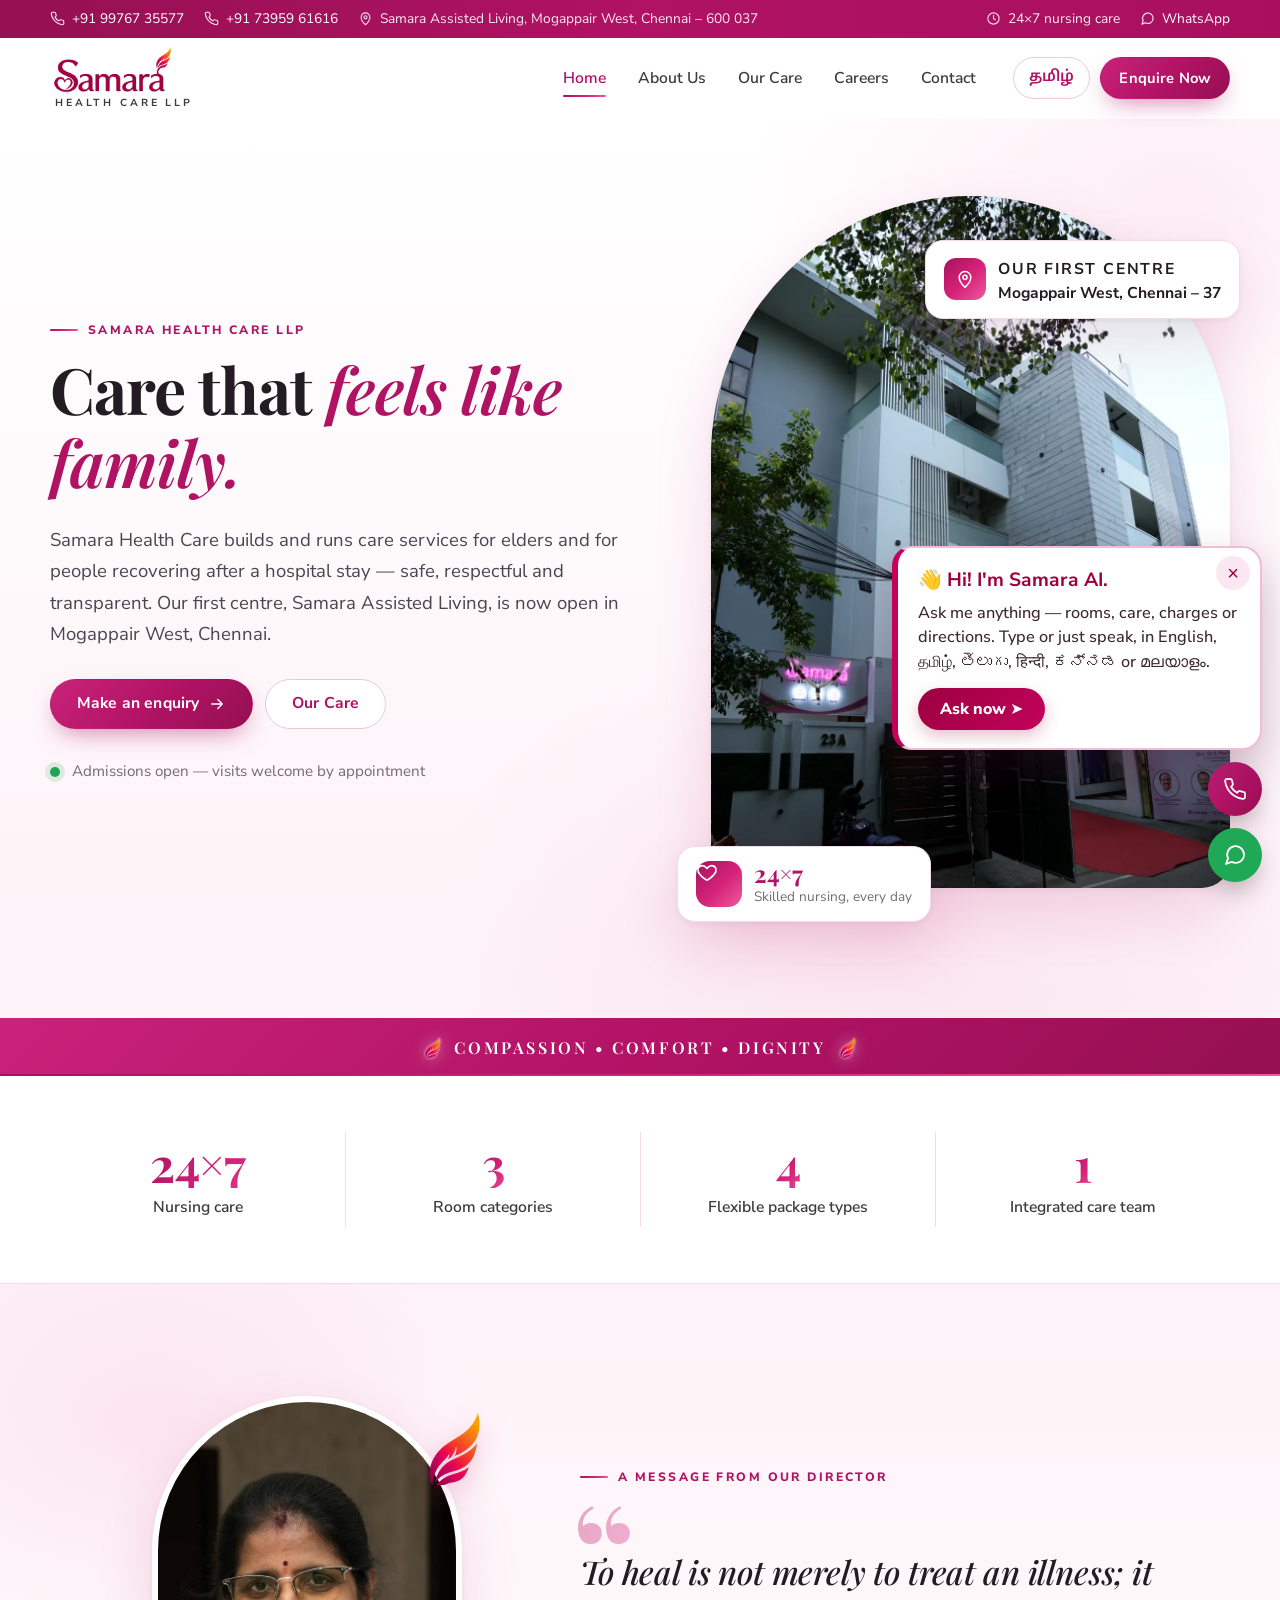
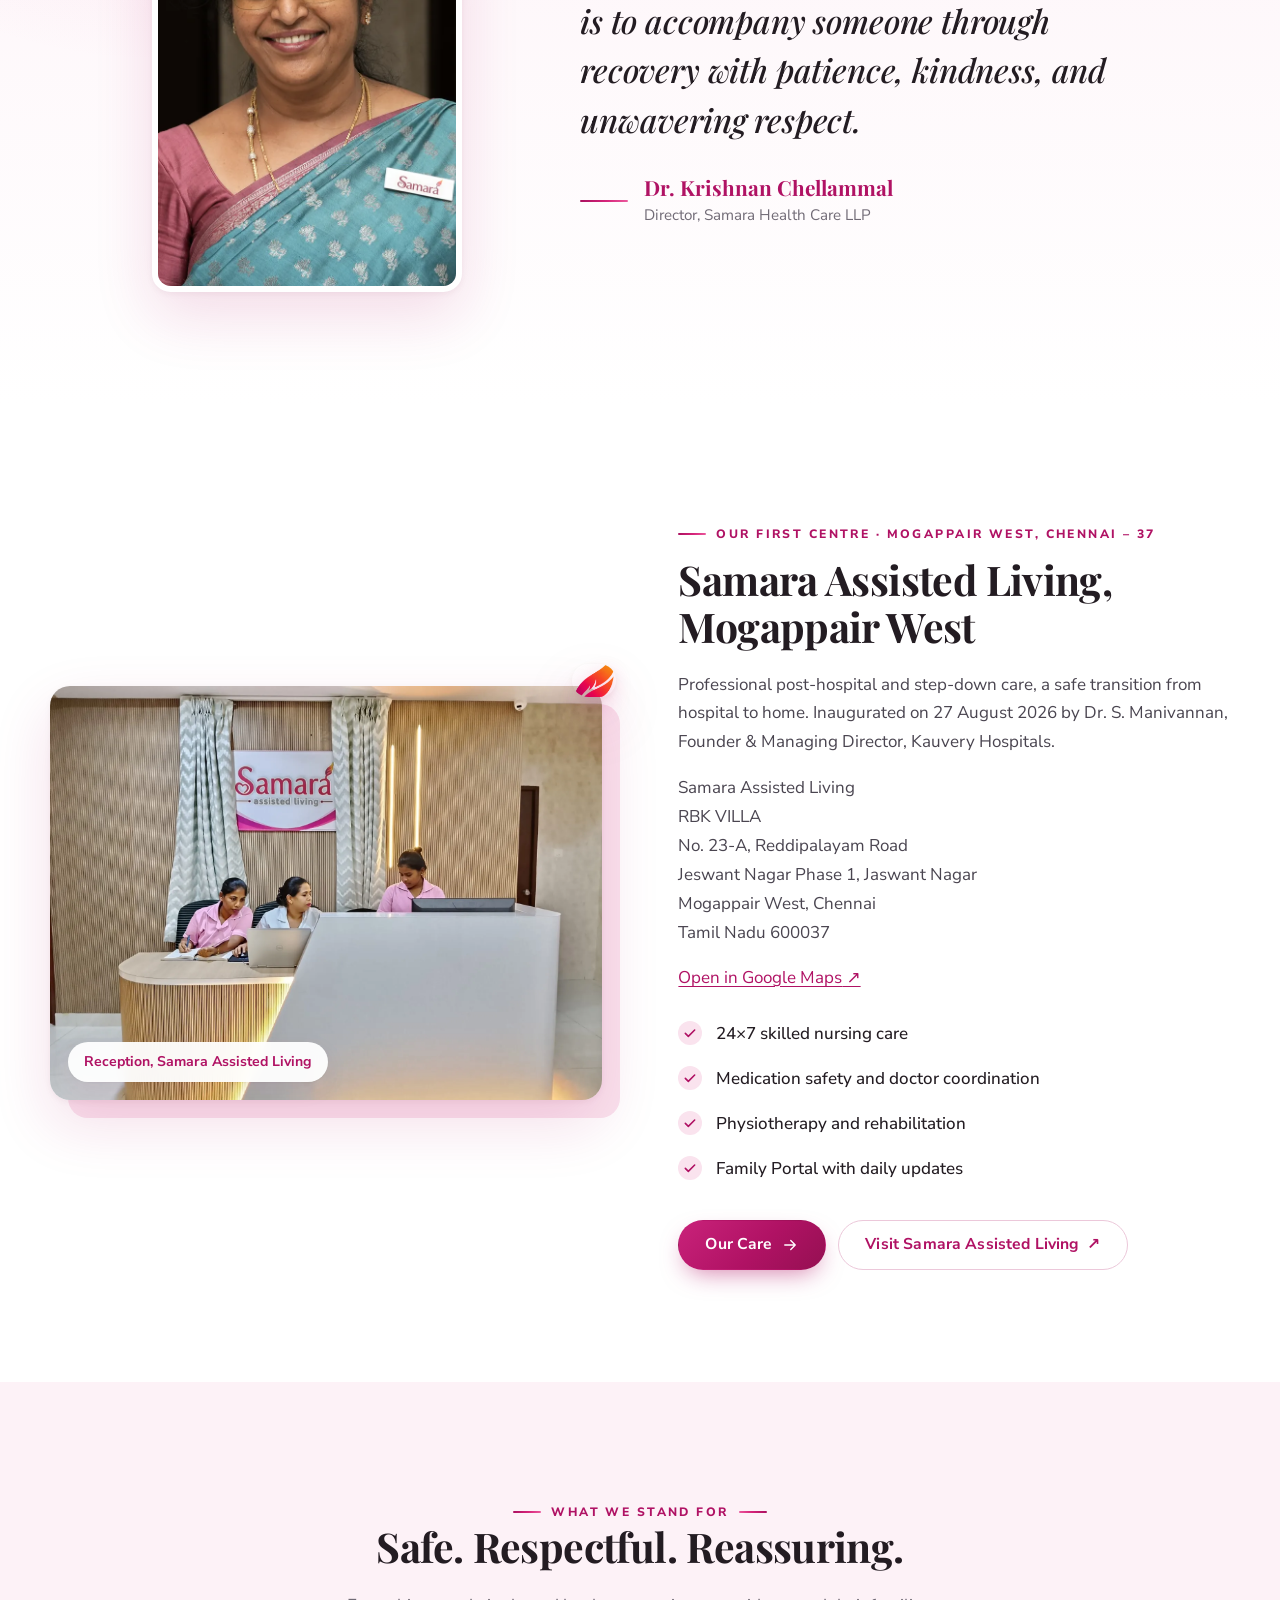
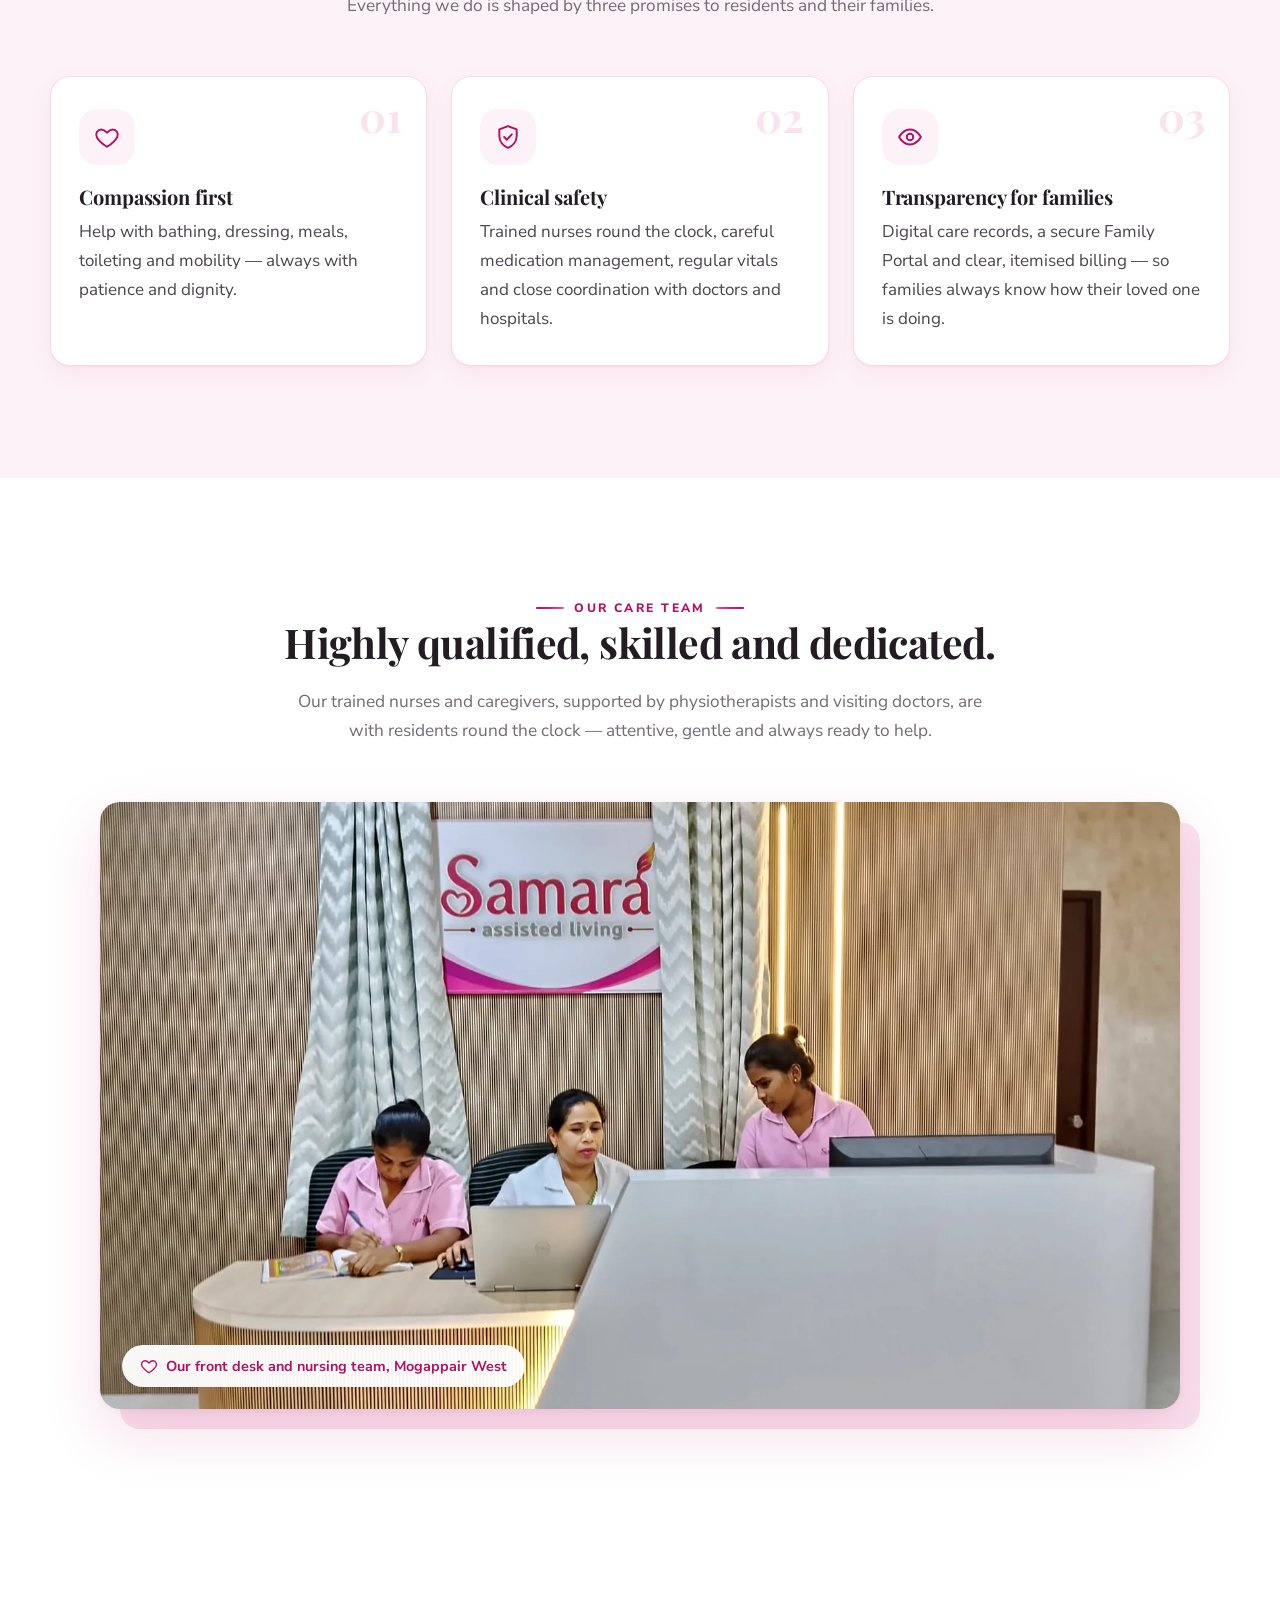
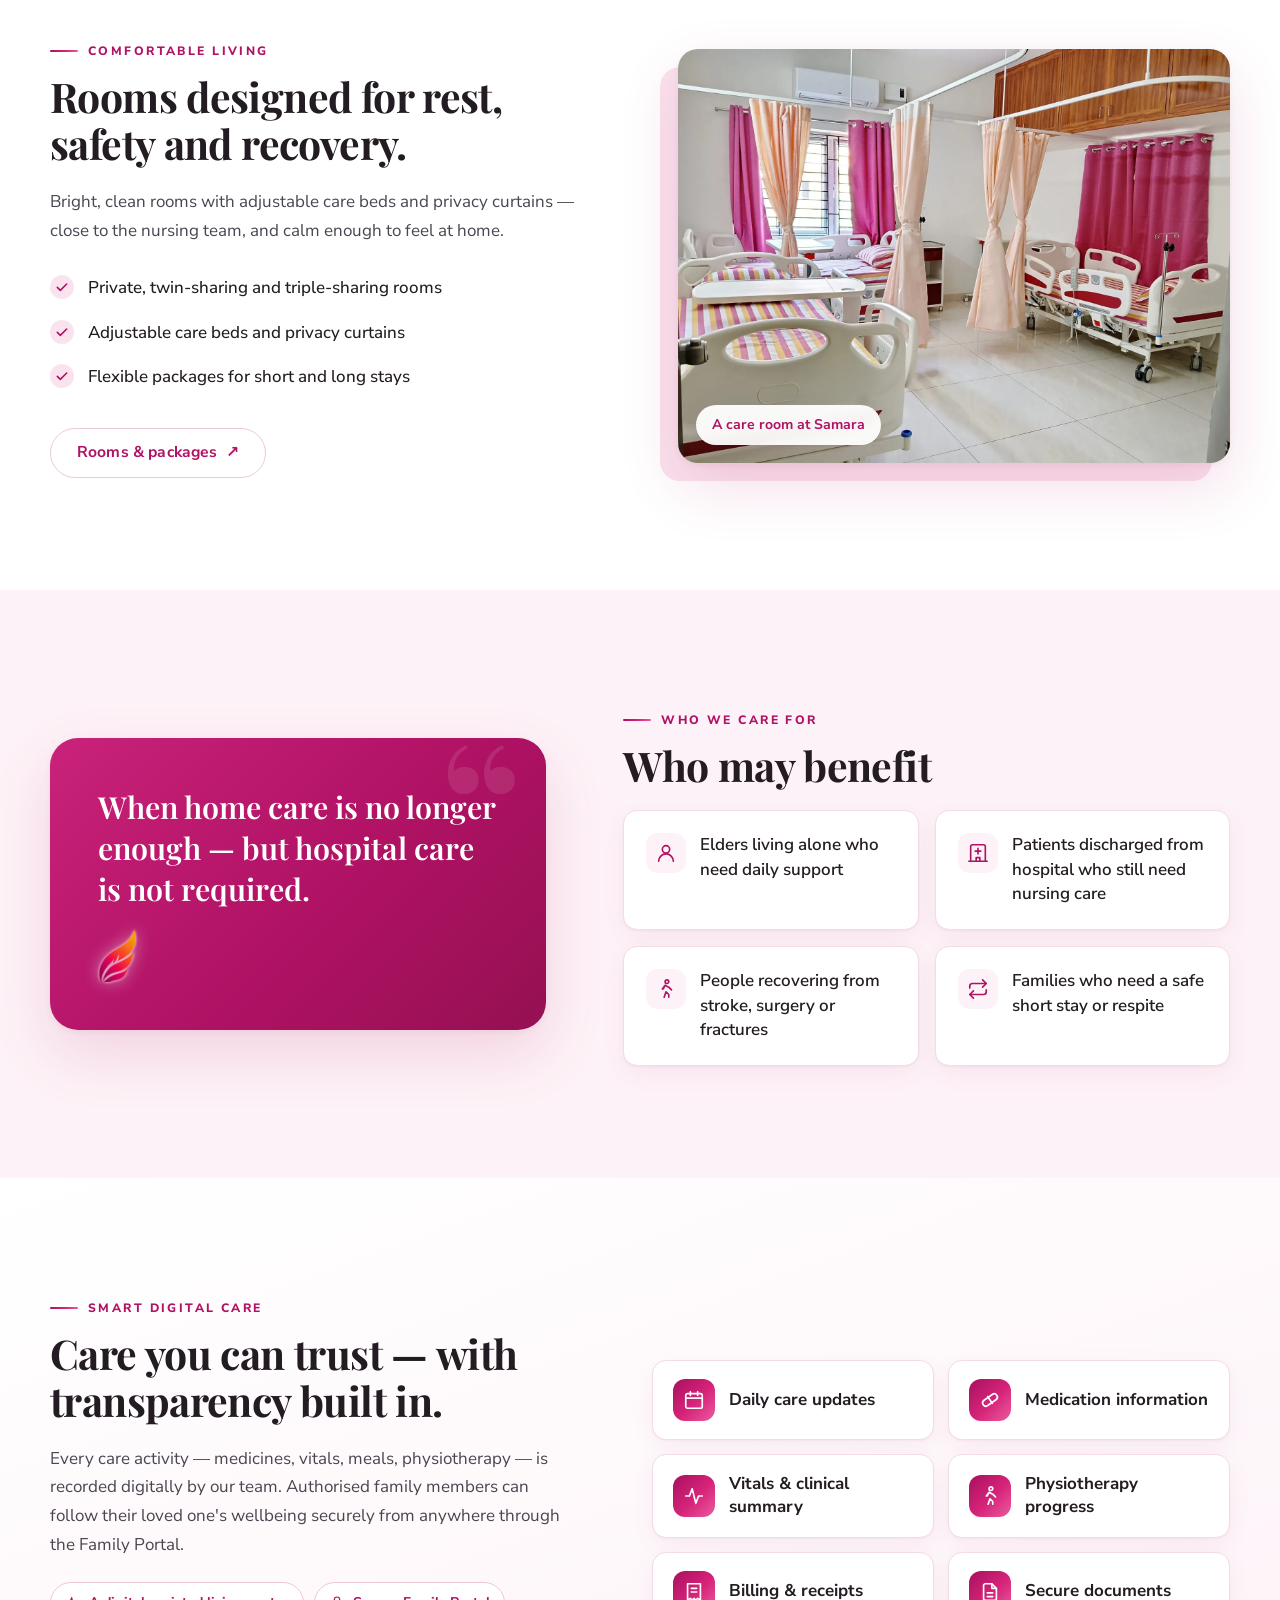
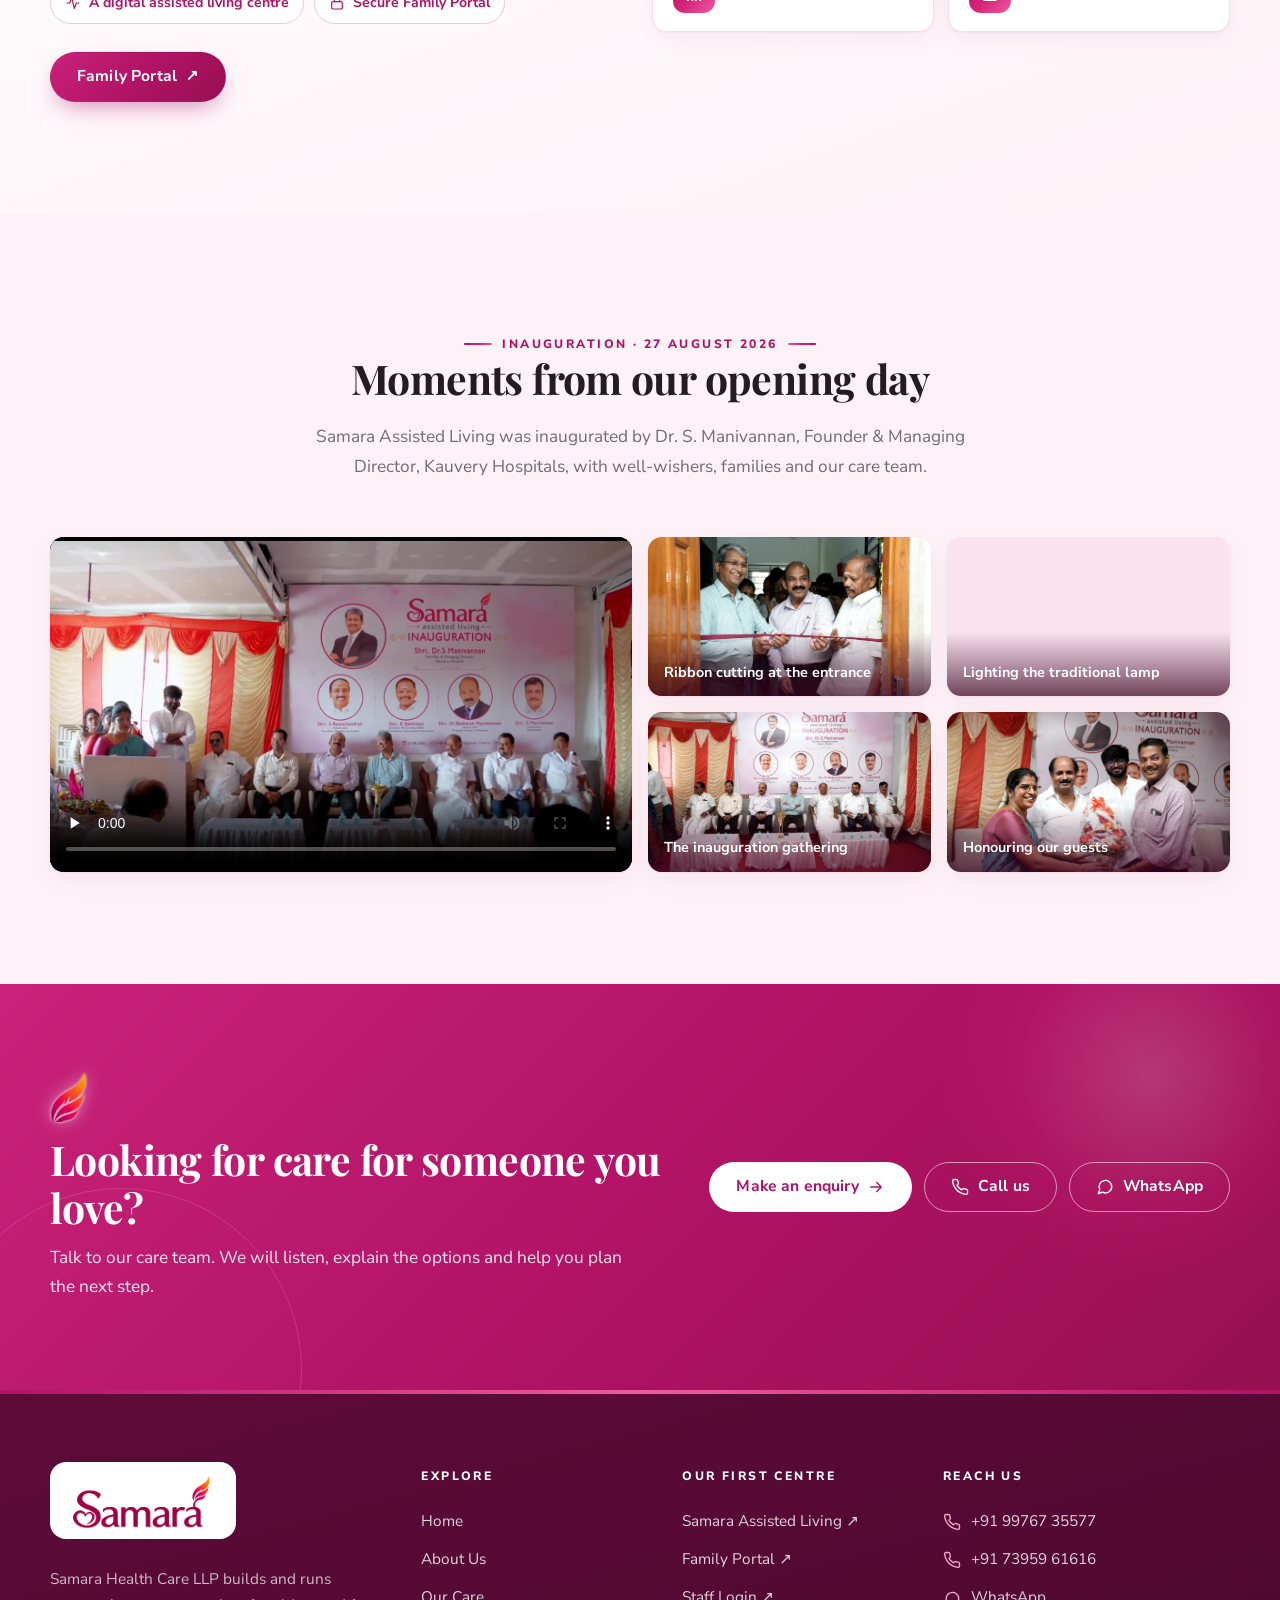
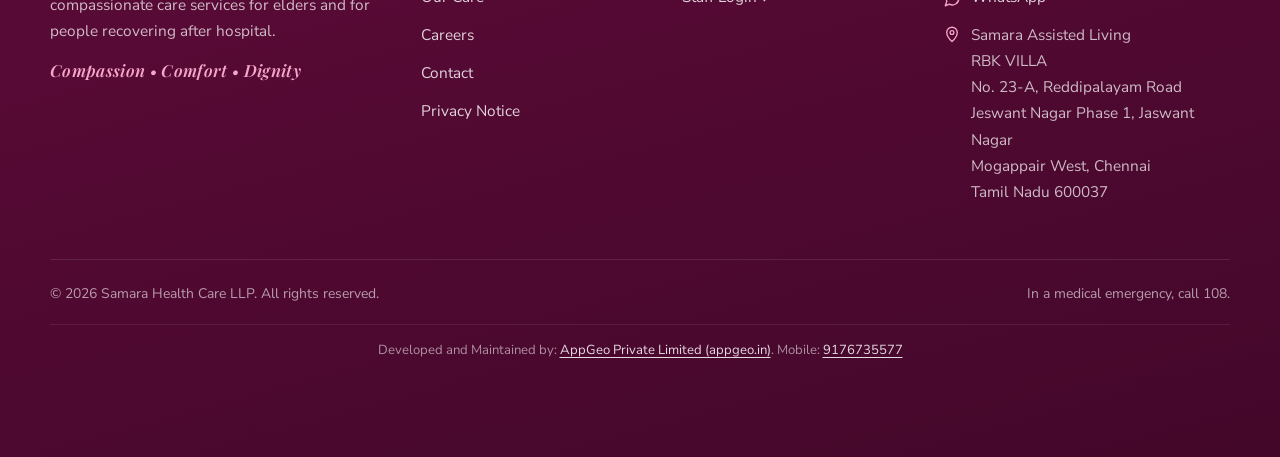
<file: index.html>
<!doctype html>
<html lang="en">
<head>
<meta charset="utf-8">
<meta name="viewport" content="width=device-width, initial-scale=1, viewport-fit=cover">
<title>Samara Health Care | Assisted Living in Mogappair, Chennai</title>
<meta name="description" content="Samara Health Care LLP — compassionate elder care and post-hospital recovery. Our first centre, Samara Assisted Living, is open in Mogappair West, Chennai.">
<meta name="robots" content="index, follow, max-image-preview:large">
<link rel="canonical" href="https://samarahealth.in/">
<meta name="theme-color" content="#b01264">
<meta name="color-scheme" content="light">
<meta property="og:type" content="website">
<meta property="og:site_name" content="Samara Health Care">
<meta property="og:title" content="Samara Health Care | Assisted Living in Mogappair, Chennai">
<meta property="og:description" content="Samara Health Care LLP — compassionate elder care and post-hospital recovery. Our first centre, Samara Assisted Living, is open in Mogappair West, Chennai.">
<meta property="og:url" content="https://samarahealth.in/">
<meta property="og:image" content="https://samarahealth.in/assets/photos/centre-signboard.jpg">
<meta property="og:locale" content="en_IN">
<meta name="twitter:card" content="summary_large_image">
<meta name="twitter:title" content="Samara Health Care | Assisted Living in Mogappair, Chennai">
<meta name="twitter:description" content="Samara Health Care LLP — compassionate elder care and post-hospital recovery. Our first centre, Samara Assisted Living, is open in Mogappair West, Chennai.">
<meta name="twitter:image" content="https://samarahealth.in/assets/photos/centre-signboard.jpg">
<link rel="icon" type="image/png" href="assets/favicon.png">
<link rel="apple-touch-icon" href="assets/apple-touch-icon.png">
<link rel="preconnect" href="https://fonts.googleapis.com">
<link rel="preconnect" href="https://fonts.gstatic.com" crossorigin>
<link href="https://fonts.googleapis.com/css2?family=Playfair+Display:ital,wght@0,600;0,700;0,800;1,600&family=Nunito+Sans:opsz,wght@6..12,400;6..12,500;6..12,600;6..12,700;6..12,800&family=Noto+Sans+Tamil:wght@400;500;600;700&family=Noto+Serif+Tamil:wght@600;700&display=swap" rel="stylesheet">
<link rel="stylesheet" href="css/site.css?v=2.12.0">
<link rel="stylesheet" href="css/samara-ai.css?v=2.12.0">
<script>document.documentElement.classList.add('js')</script>
<script type="application/ld+json">{"@context": "https://schema.org", "@type": "MedicalOrganization", "name": "Samara Health Care LLP", "url": "https://samarahealth.in/", "logo": "https://samarahealth.in/assets/samara-assisted-living-logo.png", "telephone": "+917395961616", "slogan": "Compassion • Comfort • Dignity", "address": {"@type": "PostalAddress", "streetAddress": "RBK VILLA, No. 23-A, Reddipalayam Road, Jeswant Nagar Phase 1, Jaswant Nagar, Mogappair West", "addressLocality": "Chennai", "postalCode": "600037", "addressRegion": "Tamil Nadu", "addressCountry": "IN"}, "sameAs": ["https://samaraassistedliving.com/"]}</script>
</head>
<body data-title="home.title">
<a class="skip" href="#main">Skip to content</a>
<div class="topbar">
  <div class="wrap">
    <div class="tb-left">
      <a class="tb-item" href="tel:+919976735577"><svg class="ic" viewBox="0 0 24 24" aria-hidden="true" fill="none" stroke="currentColor" stroke-width="1.8" stroke-linecap="round" stroke-linejoin="round"><path d="M22 16.9v3a2 2 0 0 1-2.2 2 19.8 19.8 0 0 1-8.6-3.1 19.5 19.5 0 0 1-6-6A19.8 19.8 0 0 1 2.1 4.2 2 2 0 0 1 4.1 2h3a2 2 0 0 1 2 1.7c.1.9.4 1.8.7 2.7a2 2 0 0 1-.5 2.1L8 9.8a16 16 0 0 0 6 6l1.3-1.3a2 2 0 0 1 2.1-.4c.9.3 1.8.6 2.7.7a2 2 0 0 1 1.9 2z"/></svg>+91 99767 35577</a>
      <a class="tb-item tb-mail" href="tel:+917395961616"><svg class="ic" viewBox="0 0 24 24" aria-hidden="true" fill="none" stroke="currentColor" stroke-width="1.8" stroke-linecap="round" stroke-linejoin="round"><path d="M22 16.9v3a2 2 0 0 1-2.2 2 19.8 19.8 0 0 1-8.6-3.1 19.5 19.5 0 0 1-6-6A19.8 19.8 0 0 1 2.1 4.2 2 2 0 0 1 4.1 2h3a2 2 0 0 1 2 1.7c.1.9.4 1.8.7 2.7a2 2 0 0 1-.5 2.1L8 9.8a16 16 0 0 0 6 6l1.3-1.3a2 2 0 0 1 2.1-.4c.9.3 1.8.6 2.7.7a2 2 0 0 1 1.9 2z"/></svg>+91 73959 61616</a>
      <span class="tb-item tb-addr"><svg class="ic" viewBox="0 0 24 24" aria-hidden="true" fill="none" stroke="currentColor" stroke-width="1.8" stroke-linecap="round" stroke-linejoin="round"><path d="M12 22s7-6.3 7-12a7 7 0 1 0-14 0c0 5.7 7 12 7 12z"/><circle cx="12" cy="10" r="2.5"/></svg><span data-i18n="addr.line">Samara Assisted Living, Mogappair West, Chennai – 600 037</span></span>
    </div>
    <div class="tb-right">
      <span class="tb-item hide-sm"><svg class="ic" viewBox="0 0 24 24" aria-hidden="true" fill="none" stroke="currentColor" stroke-width="1.8" stroke-linecap="round" stroke-linejoin="round"><circle cx="12" cy="12" r="9"/><path d="M12 7v5l3 2"/></svg><span data-i18n="top.care">24×7 nursing care</span></span>
      <a class="tb-item" href="https://wa.me/917395961616" rel="noopener"><svg class="ic" viewBox="0 0 24 24" aria-hidden="true" fill="none" stroke="currentColor" stroke-width="1.8" stroke-linecap="round" stroke-linejoin="round"><path d="M21 11.5a8.4 8.4 0 0 1-12.3 7.4L3 21l2.1-5.6A8.4 8.4 0 1 1 21 11.5z"/></svg>WhatsApp</a>
    </div>
  </div>
</div>
<header class="site-header" id="site-header">
  <div class="wrap nav-row">
    <a class="brand" href="index.html" aria-label="Samara Health Care — home">
      <img src="assets/samara-mark.png" alt="Samara" width="720" height="258">
      <span class="brand-sub" data-i18n="brand.sub">Health Care LLP</span>
    </a>
    <nav class="main-nav" id="main-nav" aria-label="Main">
      <ul><li><a href="index.html" aria-current="page"><span data-i18n="nav.home">Home</span></a></li><li><a href="about.html"><span data-i18n="nav.about">About Us</span></a></li><li><a href="services.html"><span data-i18n="nav.services">Our Care</span></a></li><li><a href="careers.html"><span data-i18n="nav.careers">Careers</span></a></li><li><a href="contact.html"><span data-i18n="nav.contact">Contact</span></a></li></ul>
    </nav>
    <div class="nav-actions">
      <button type="button" class="lang-btn" id="lang-btn" data-i18n-aria="lang.label" aria-label="Switch to Tamil"><span data-i18n="lang.switch">தமிழ்</span></button>
      <a class="btn btn-primary btn-sm hide-sm" href="contact.html#enquiry"><span data-i18n="nav.enquire">Enquire Now</span></a>
      <button type="button" class="menu-btn" id="menu-btn" aria-controls="main-nav" aria-expanded="false"><span class="bars" aria-hidden="true"></span><span class="sr" data-i18n="menu.open">Menu</span></button>
    </div>
  </div>
</header>
<main id="main">
<section class="hero">
  <div class="wrap hero-grid">
    <div class="hero-copy">
      <p class="kicker" data-i18n="home.kicker">Samara Health Care LLP</p>
      <h1><span data-i18n="home.h1a">Care that</span> <em data-i18n="home.h1b">feels like family.</em></h1>
      <p class="lead" data-i18n="home.lead">Samara Health Care builds and runs care services for elders and for people recovering after a hospital stay — safe, respectful and transparent. Our first centre, Samara Assisted Living, is now open in Mogappair West, Chennai.</p>
      <div class="hero-actions">
        <a class="btn btn-primary" href="contact.html#enquiry"><span data-i18n="cta.enquire">Make an enquiry</span><svg class="ic ic-arrow" viewBox="0 0 24 24" aria-hidden="true" fill="none" stroke="currentColor" stroke-width="1.8" stroke-linecap="round" stroke-linejoin="round"><path d="M5 12h14M13 6l6 6-6 6"/></svg></a>
        <a class="btn btn-outline" href="services.html"><span data-i18n="nav.services">Our Care</span></a>
      </div>
      <p class="hero-note"><span class="dot" aria-hidden="true"></span><span data-i18n="home.note">Admissions open — visits welcome by appointment</span></p>
    </div>
    <div class="hero-media">
      <div class="arch"><picture><source srcset="assets/photos/centre-building.webp" type="image/webp"><img src="assets/photos/centre-building.jpg" alt="The Samara Assisted Living building at 23A, Mogappair West, Chennai" width="1050" height="1400" fetchpriority="high" decoding="async"></picture></div>
      <div class="float-card fc-a">
        <span class="ic-badge"><svg class="ic" viewBox="0 0 24 24" aria-hidden="true" fill="none" stroke="currentColor" stroke-width="1.8" stroke-linecap="round" stroke-linejoin="round"><path d="M12 21s-7.5-4.6-9.5-9.2C1.1 8.4 3.3 5 6.8 5c2 0 3.5 1.1 5.2 3 1.7-1.9 3.2-3 5.2-3 3.5 0 5.7 3.4 4.3 6.8C19.5 16.4 12 21 12 21z"/></svg></span>
        <div><strong>24×7</strong><span data-i18n="home.float.l">Skilled nursing, every day</span></div>
      </div>
      <div class="float-card fc-b">
        <span class="fc-pin"><svg class="ic" viewBox="0 0 24 24" aria-hidden="true" fill="none" stroke="currentColor" stroke-width="1.8" stroke-linecap="round" stroke-linejoin="round"><path d="M12 22s7-6.3 7-12a7 7 0 1 0-14 0c0 5.7 7 12 7 12z"/><circle cx="12" cy="10" r="2.5"/></svg></span>
        <div><strong class="fc-small"><span data-i18n="home.float.p">Our first centre</span></strong><span><span data-i18n="home.float.loc">Mogappair West, Chennai – 37</span></span></div>
      </div>
    </div>
  </div>
</section>
<div class="tag-strip"><p><img src="assets/samara-feather.png" alt="" width="85" height="120" aria-hidden="true"><span data-i18n="tagline">Compassion • Comfort • Dignity</span><img src="assets/samara-feather.png" alt="" width="85" height="120" aria-hidden="true"></p></div>

<section class="glance" aria-label="Care at a glance">
  <div class="wrap">
    <ul class="stats">
      <li class="reveal"><strong data-i18n="home.stat1">24×7</strong><span data-i18n="home.stat1l">Nursing care</span></li>
      <li class="reveal d1"><strong data-i18n="home.stat2">3</strong><span data-i18n="home.stat2l">Room categories</span></li>
      <li class="reveal d2"><strong data-i18n="home.stat4">4</strong><span data-i18n="home.stat4l">Flexible package types</span></li>
      <li class="reveal d3"><strong data-i18n="home.stat3">1</strong><span data-i18n="home.stat3l">Integrated care team</span></li>
    </ul>
  </div>
</section>

<section class="section message">
  <div class="wrap msg-grid">
    <figure class="msg-photo reveal">
      <div class="msg-frame"><picture><source srcset="assets/photos/dr-krishnan-chellammal.webp" type="image/webp"><img src="assets/photos/dr-krishnan-chellammal.jpg" alt="Dr. Krishnan Chellammal, Director, Samara Health Care LLP" width="800" height="1000" loading="lazy" decoding="async"></picture></div>
      <img src="assets/samara-feather.png" alt="" width="85" height="120" aria-hidden="true" class="msg-feather">
    </figure>
    <div class="msg-body reveal d1">
      <p class="kicker" data-i18n="msg.k">A message from our Director</p>
      <blockquote class="msg-quote">
        <span class="msg-mark" aria-hidden="true">&ldquo;</span>
        <p data-i18n="msg.q">To heal is not merely to treat an illness; it is to accompany someone through recovery with patience, kindness, and unwavering respect.</p>
      </blockquote>
      <div class="msg-sign">
        <span class="msg-line" aria-hidden="true"></span>
        <div><strong data-i18n="msg.name">Dr. Krishnan Chellammal</strong><span data-i18n="msg.role">Director, Samara Health Care LLP</span></div>
      </div>
    </div>
  </div>
</section>

<section class="section">
  <div class="wrap split">
    <figure class="photo reveal">
      <picture><source srcset="assets/photos/reception.webp" type="image/webp"><img src="assets/photos/reception.jpg" alt="Reception and welcome area at Samara Assisted Living" width="1600" height="1200" loading="lazy" decoding="async"></picture>
      <img src="assets/samara-feather.png" alt="" width="85" height="120" aria-hidden="true" class="feather-mark">
      <figcaption><span data-i18n="home.centre.cap">Reception, Samara Assisted Living</span></figcaption>
    </figure>
    <div class="reveal d1">
      <p class="kicker" data-i18n="home.centre.k">Our first centre · Mogappair West, Chennai – 37</p>
      <h2 data-i18n="home.centre.h">Samara Assisted Living, Mogappair West</h2>
      <p data-i18n="home.centre.p">Professional post-hospital and step-down care, a safe transition from hospital to home. Inaugurated on 27 August 2026 by Dr. S. Manivannan, Founder &amp; Managing Director, Kauvery Hospitals.</p>
      <address data-i18n="addr.full" style="font-style:normal;white-space:pre-line;margin:16px 0">Samara Assisted Living
RBK VILLA
No. 23-A, Reddipalayam Road
Jeswant Nagar Phase 1, Jaswant Nagar
Mogappair West, Chennai
Tamil Nadu 600037</address>
      <p><a href="https://maps.app.goo.gl/NwdW9T6WFnosJg8V7?g_st=iw" rel="noopener"><span data-i18n="con.map">Open in Google Maps</span> ↗</a></p>
      <ul class="ticks">
        <li><svg class="ic" viewBox="0 0 24 24" aria-hidden="true" fill="none" stroke="currentColor" stroke-width="1.8" stroke-linecap="round" stroke-linejoin="round"><path d="m5 12.5 4.5 4.5L19 7.5"/></svg><span data-i18n="home.centre.b1">24×7 skilled nursing care</span></li>
        <li><svg class="ic" viewBox="0 0 24 24" aria-hidden="true" fill="none" stroke="currentColor" stroke-width="1.8" stroke-linecap="round" stroke-linejoin="round"><path d="m5 12.5 4.5 4.5L19 7.5"/></svg><span data-i18n="home.centre.b2">Medication safety and doctor coordination</span></li>
        <li><svg class="ic" viewBox="0 0 24 24" aria-hidden="true" fill="none" stroke="currentColor" stroke-width="1.8" stroke-linecap="round" stroke-linejoin="round"><path d="m5 12.5 4.5 4.5L19 7.5"/></svg><span data-i18n="home.centre.b3">Physiotherapy and rehabilitation</span></li>
        <li><svg class="ic" viewBox="0 0 24 24" aria-hidden="true" fill="none" stroke="currentColor" stroke-width="1.8" stroke-linecap="round" stroke-linejoin="round"><path d="m5 12.5 4.5 4.5L19 7.5"/></svg><span data-i18n="home.centre.b4">Family Portal with daily updates</span></li>
      </ul>
      <div class="row-actions">
        <a class="btn btn-primary" href="services.html"><span data-i18n="nav.services">Our Care</span><svg class="ic ic-arrow" viewBox="0 0 24 24" aria-hidden="true" fill="none" stroke="currentColor" stroke-width="1.8" stroke-linecap="round" stroke-linejoin="round"><path d="M5 12h14M13 6l6 6-6 6"/></svg></a>
        <a class="btn btn-outline" href="https://samaraassistedliving.com/" rel="noopener"><span data-i18n="cta.visit_sal">Visit Samara Assisted Living</span> ↗</a>
      </div>
    </div>
  </div>
</section>

<section class="section tint">
  <div class="wrap">
    <div class="sec-head reveal"><p class="kicker" data-i18n="home.values.k">What we stand for</p><h2 data-i18n="home.values.h">Safe. Respectful. Reassuring.</h2><p data-i18n="home.values.p">Everything we do is shaped by three promises to residents and their families.</p></div>
    <div class="cards three">
      <article class="card lift reveal"><span class="num" aria-hidden="true">01</span><span class="ic-badge"><svg class="ic" viewBox="0 0 24 24" aria-hidden="true" fill="none" stroke="currentColor" stroke-width="1.8" stroke-linecap="round" stroke-linejoin="round"><path d="M12 21s-7.5-4.6-9.5-9.2C1.1 8.4 3.3 5 6.8 5c2 0 3.5 1.1 5.2 3 1.7-1.9 3.2-3 5.2-3 3.5 0 5.7 3.4 4.3 6.8C19.5 16.4 12 21 12 21z"/></svg></span><h3 data-i18n="home.v1.h">Compassion first</h3><p data-i18n="home.v1.p">Help with bathing, dressing, meals, toileting and mobility — always with patience and dignity.</p></article>
      <article class="card lift reveal d1"><span class="num" aria-hidden="true">02</span><span class="ic-badge"><svg class="ic" viewBox="0 0 24 24" aria-hidden="true" fill="none" stroke="currentColor" stroke-width="1.8" stroke-linecap="round" stroke-linejoin="round"><path d="M12 2 4 5v6c0 5 3.4 9.4 8 11 4.6-1.6 8-6 8-11V5l-8-3z"/><path d="m8.5 12 2.5 2.5 4.5-5"/></svg></span><h3 data-i18n="home.v2.h">Clinical safety</h3><p data-i18n="home.v2.p">Trained nurses round the clock, careful medication management, regular vitals and close coordination with doctors and hospitals.</p></article>
      <article class="card lift reveal d2"><span class="num" aria-hidden="true">03</span><span class="ic-badge"><svg class="ic" viewBox="0 0 24 24" aria-hidden="true" fill="none" stroke="currentColor" stroke-width="1.8" stroke-linecap="round" stroke-linejoin="round"><path d="M2 12s3.6-7 10-7 10 7 10 7-3.6 7-10 7S2 12 2 12z"/><circle cx="12" cy="12" r="3"/></svg></span><h3 data-i18n="home.v3.h">Transparency for families</h3><p data-i18n="home.v3.p">Digital care records, a secure Family Portal and clear, itemised billing — so families always know how their loved one is doing.</p></article>
    </div>
  </div>
</section>

<section class="section team">
  <div class="wrap">
    <div class="sec-head reveal"><p class="kicker" data-i18n="team.k">Our care team</p><h2 data-i18n="team.h">Highly qualified, skilled and dedicated.</h2><p data-i18n="team.p">Our trained nurses and caregivers, supported by physiotherapists and visiting doctors, are with residents round the clock — attentive, gentle and always ready to help.</p></div>
    <figure class="team-photo reveal">
      <picture><source srcset="assets/photos/care-team-desk.webp" type="image/webp"><img src="assets/photos/care-team-desk.jpg" alt="The Samara front desk and nursing team at the Mogappair centre" width="1600" height="900" loading="lazy" decoding="async"></picture>
      <figcaption><svg class="ic" viewBox="0 0 24 24" aria-hidden="true" fill="none" stroke="currentColor" stroke-width="1.8" stroke-linecap="round" stroke-linejoin="round"><path d="M12 21s-7.5-4.6-9.5-9.2C1.1 8.4 3.3 5 6.8 5c2 0 3.5 1.1 5.2 3 1.7-1.9 3.2-3 5.2-3 3.5 0 5.7 3.4 4.3 6.8C19.5 16.4 12 21 12 21z"/></svg><span data-i18n="team.cap">Our front desk and nursing team, Mogappair West</span></figcaption>
    </figure>
  </div>
</section>

<section class="section">
  <div class="wrap split">
    <div class="reveal">
      <p class="kicker" data-i18n="home.living.k">Comfortable living</p>
      <h2 data-i18n="home.living.h">Rooms designed for rest, safety and recovery.</h2>
      <p data-i18n="home.living.p">Bright, clean rooms with adjustable care beds and privacy curtains — close to the nursing team, and calm enough to feel at home.</p>
      <ul class="ticks">
        <li><svg class="ic" viewBox="0 0 24 24" aria-hidden="true" fill="none" stroke="currentColor" stroke-width="1.8" stroke-linecap="round" stroke-linejoin="round"><path d="m5 12.5 4.5 4.5L19 7.5"/></svg><span data-i18n="home.living.b1">Private, twin-sharing and triple-sharing rooms</span></li>
        <li><svg class="ic" viewBox="0 0 24 24" aria-hidden="true" fill="none" stroke="currentColor" stroke-width="1.8" stroke-linecap="round" stroke-linejoin="round"><path d="m5 12.5 4.5 4.5L19 7.5"/></svg><span data-i18n="home.living.b2">Adjustable care beds and privacy curtains</span></li>
        <li><svg class="ic" viewBox="0 0 24 24" aria-hidden="true" fill="none" stroke="currentColor" stroke-width="1.8" stroke-linecap="round" stroke-linejoin="round"><path d="m5 12.5 4.5 4.5L19 7.5"/></svg><span data-i18n="home.living.b3">Flexible packages for short and long stays</span></li>
      </ul>
      <div class="row-actions">
        <a class="btn btn-outline" href="https://samaraassistedliving.com/rooms.html" rel="noopener"><span data-i18n="svc.rooms.cta">Rooms &amp; packages</span> ↗</a>
      </div>
    </div>
    <figure class="photo alt reveal d1">
      <picture><source srcset="assets/photos/care-room-triple.webp" type="image/webp"><img src="assets/photos/care-room-triple.jpg" alt="A triple-sharing care room at Samara with adjustable beds and privacy curtains" width="1600" height="1200" loading="lazy" decoding="async"></picture>
      <figcaption><span data-i18n="home.living.cap">A care room at Samara</span></figcaption>
    </figure>
  </div>
</section>

<section class="section tint">
  <div class="wrap who">
    <blockquote class="quote reveal">
      <p data-i18n="home.who.q">When home care is no longer enough — but hospital care is not required.</p>
      <img src="assets/samara-feather.png" alt="" width="85" height="120" aria-hidden="true">
    </blockquote>
    <div class="reveal d1">
      <p class="kicker" data-i18n="home.who.k">Who we care for</p>
      <h2 data-i18n="svc.who.h">Who may benefit</h2>
      <ul class="who-list">
        <li><svg class="ic" viewBox="0 0 24 24" aria-hidden="true" fill="none" stroke="currentColor" stroke-width="1.8" stroke-linecap="round" stroke-linejoin="round"><circle cx="12" cy="8" r="4"/><path d="M4 21a8 8 0 0 1 16 0"/></svg><span data-i18n="svc.who1">Elders living alone who need daily support</span></li>
        <li><svg class="ic" viewBox="0 0 24 24" aria-hidden="true" fill="none" stroke="currentColor" stroke-width="1.8" stroke-linecap="round" stroke-linejoin="round"><path d="M4 21V5a2 2 0 0 1 2-2h12a2 2 0 0 1 2 2v16M2 21h20M12 7v6M9 10h6"/><path d="M10 21v-4h4v4"/></svg><span data-i18n="svc.who2">Patients discharged from hospital who still need nursing care</span></li>
        <li><svg class="ic" viewBox="0 0 24 24" aria-hidden="true" fill="none" stroke="currentColor" stroke-width="1.8" stroke-linecap="round" stroke-linejoin="round"><circle cx="13" cy="4" r="2"/><path d="m10 21 2-6 3 3v3M9 12l2-4 4 2 3 3M11 8l-3 4"/></svg><span data-i18n="svc.who3">People recovering from stroke, surgery or fractures</span></li>
        <li><svg class="ic" viewBox="0 0 24 24" aria-hidden="true" fill="none" stroke="currentColor" stroke-width="1.8" stroke-linecap="round" stroke-linejoin="round"><path d="M17 2l4 4-4 4"/><path d="M3 11V9a3 3 0 0 1 3-3h15M7 22l-4-4 4-4"/><path d="M21 13v2a3 3 0 0 1-3 3H3"/></svg><span data-i18n="svc.who4">Families who need a safe short stay or respite</span></li>
      </ul>
    </div>
  </div>
</section>

<section class="section portal">
  <div class="wrap portal-grid">
    <div class="reveal">
      <p class="kicker" data-i18n="home.digital.k">Smart digital care</p>
      <h2 data-i18n="home.digital.h">Care you can trust — with transparency built in.</h2>
      <p data-i18n="home.digital.p">Every care activity — medicines, vitals, meals, physiotherapy — is recorded digitally by our team. Authorised family members can follow their loved one&#x27;s wellbeing securely from anywhere through the Family Portal.</p>
      <div class="badges">
        <span class="badge"><svg class="ic" viewBox="0 0 24 24" aria-hidden="true" fill="none" stroke="currentColor" stroke-width="1.8" stroke-linecap="round" stroke-linejoin="round"><path d="M3 12h4l3-8 4 16 3-8h4"/></svg><span data-i18n="home.digital.b1">A digital assisted living centre</span></span>
        <span class="badge"><svg class="ic" viewBox="0 0 24 24" aria-hidden="true" fill="none" stroke="currentColor" stroke-width="1.8" stroke-linecap="round" stroke-linejoin="round"><rect x="4" y="10" width="16" height="11" rx="2"/><path d="M8 10V7a4 4 0 0 1 8 0v3"/></svg><span data-i18n="home.digital.b2">Secure Family Portal</span></span>
      </div>
      <div class="row-actions">
        <a class="btn btn-primary" href="https://family.samaraassistedliving.com" rel="noopener"><span data-i18n="footer.family">Family Portal</span> ↗</a>
      </div>
    </div>
    <ul class="feature-list reveal d1">
      <li><svg class="ic" viewBox="0 0 24 24" aria-hidden="true" fill="none" stroke="currentColor" stroke-width="1.8" stroke-linecap="round" stroke-linejoin="round"><rect x="3" y="5" width="18" height="16" rx="2"/><path d="M3 10h18M8 3v4M16 3v4"/></svg><span data-i18n="home.digital.l1">Daily care updates</span></li>
      <li><svg class="ic" viewBox="0 0 24 24" aria-hidden="true" fill="none" stroke="currentColor" stroke-width="1.8" stroke-linecap="round" stroke-linejoin="round"><rect x="3" y="8.5" width="18" height="7" rx="3.5" transform="rotate(-35 12 12)"/><path d="m9.5 8.4 5 7.2"/></svg><span data-i18n="home.digital.l2">Medication information</span></li>
      <li><svg class="ic" viewBox="0 0 24 24" aria-hidden="true" fill="none" stroke="currentColor" stroke-width="1.8" stroke-linecap="round" stroke-linejoin="round"><path d="M3 12h4l3-8 4 16 3-8h4"/></svg><span data-i18n="home.digital.l5">Vitals &amp; clinical summary</span></li>
      <li><svg class="ic" viewBox="0 0 24 24" aria-hidden="true" fill="none" stroke="currentColor" stroke-width="1.8" stroke-linecap="round" stroke-linejoin="round"><circle cx="13" cy="4" r="2"/><path d="m10 21 2-6 3 3v3M9 12l2-4 4 2 3 3M11 8l-3 4"/></svg><span data-i18n="home.digital.l3">Physiotherapy progress</span></li>
      <li><svg class="ic" viewBox="0 0 24 24" aria-hidden="true" fill="none" stroke="currentColor" stroke-width="1.8" stroke-linecap="round" stroke-linejoin="round"><path d="M5 3h14v18l-3-2-2 2-2-2-2 2-2-2-3 2z"/><path d="M9 8h6M9 12h6"/></svg><span data-i18n="home.digital.l4">Billing &amp; receipts</span></li>
      <li><svg class="ic" viewBox="0 0 24 24" aria-hidden="true" fill="none" stroke="currentColor" stroke-width="1.8" stroke-linecap="round" stroke-linejoin="round"><path d="M14 3H7a2 2 0 0 0-2 2v14a2 2 0 0 0 2 2h10a2 2 0 0 0 2-2V8z"/><path d="M14 3v5h5M9 13h6M9 17h6"/></svg><span data-i18n="home.digital.l6">Secure documents</span></li>
    </ul>
  </div>
</section>

<section class="section tint">
  <div class="wrap">
    <div class="sec-head reveal"><p class="kicker" data-i18n="home.gal.k">Inauguration · 27 August 2026</p><h2 data-i18n="home.gal.h">Moments from our opening day</h2><p data-i18n="home.gal.p">Samara Assisted Living was inaugurated by Dr. S. Manivannan, Founder &amp; Managing Director, Kauvery Hospitals, with well-wishers, families and our care team.</p></div>
    <div class="gallery reveal">
      <figure class="g-video">
        <video controls playsinline preload="none" poster="assets/photos/video-poster.jpg" aria-label="Samara Assisted Living, Mogappair — inauguration video">
          <source src="assets/video/samara-opening.mp4" type="video/mp4">
          Your browser does not support HTML5 video.
        </video>
      </figure>
      <figure><picture><source srcset="assets/photos/ribbon-cutting.webp" type="image/webp"><img src="assets/photos/ribbon-cutting.jpg" alt="Ribbon cutting at the entrance of Samara Assisted Living" width="1280" height="720" loading="lazy" decoding="async"></picture><figcaption><span data-i18n="gal.c1">Ribbon cutting at the entrance</span></figcaption></figure>
      <figure><picture><source srcset="assets/photos/lamp-lighting.webp" type="image/webp"><img src="assets/photos/lamp-lighting.jpg" alt="Dr. S. Manivannan lighting the traditional lamp" width="1280" height="720" loading="lazy" decoding="async"></picture><figcaption><span data-i18n="gal.c2">Lighting the traditional lamp</span></figcaption></figure>
      <figure><picture><source srcset="assets/photos/inauguration-dais.webp" type="image/webp"><img src="assets/photos/inauguration-dais.jpg" alt="Guests at the inauguration function" width="1280" height="720" loading="lazy" decoding="async"></picture><figcaption><span data-i18n="gal.c3">The inauguration gathering</span></figcaption></figure>
      <figure><picture><source srcset="assets/photos/honouring-guests.webp" type="image/webp"><img src="assets/photos/honouring-guests.jpg" alt="Honouring guests at the inauguration" width="1280" height="720" loading="lazy" decoding="async"></picture><figcaption><span data-i18n="gal.c4">Honouring our guests</span></figcaption></figure>
    </div>
  </div>
</section>
<section class="band">
  <div class="wrap band-inner">
    <div class="reveal"><img src="assets/samara-feather.png" alt="" width="85" height="120" aria-hidden="true" class="band-feather"><h2 data-i18n="home.band.h">Looking for care for someone you love?</h2><p data-i18n="home.band.p">Talk to our care team. We will listen, explain the options and help you plan the next step.</p></div>
    <div class="band-actions reveal d1">
      <a class="btn btn-light" href="contact.html#enquiry"><span data-i18n="cta.enquire">Make an enquiry</span><svg class="ic ic-arrow" viewBox="0 0 24 24" aria-hidden="true" fill="none" stroke="currentColor" stroke-width="1.8" stroke-linecap="round" stroke-linejoin="round"><path d="M5 12h14M13 6l6 6-6 6"/></svg></a>
      <a class="btn btn-ghost-light" href="tel:+917395961616"><svg class="ic" viewBox="0 0 24 24" aria-hidden="true" fill="none" stroke="currentColor" stroke-width="1.8" stroke-linecap="round" stroke-linejoin="round"><path d="M22 16.9v3a2 2 0 0 1-2.2 2 19.8 19.8 0 0 1-8.6-3.1 19.5 19.5 0 0 1-6-6A19.8 19.8 0 0 1 2.1 4.2 2 2 0 0 1 4.1 2h3a2 2 0 0 1 2 1.7c.1.9.4 1.8.7 2.7a2 2 0 0 1-.5 2.1L8 9.8a16 16 0 0 0 6 6l1.3-1.3a2 2 0 0 1 2.1-.4c.9.3 1.8.6 2.7.7a2 2 0 0 1 1.9 2z"/></svg><span data-i18n="cta.call">Call us</span></a>
      <a class="btn btn-ghost-light" href="https://wa.me/917395961616" rel="noopener"><svg class="ic" viewBox="0 0 24 24" aria-hidden="true" fill="none" stroke="currentColor" stroke-width="1.8" stroke-linecap="round" stroke-linejoin="round"><path d="M21 11.5a8.4 8.4 0 0 1-12.3 7.4L3 21l2.1-5.6A8.4 8.4 0 1 1 21 11.5z"/></svg><span data-i18n="cta.whatsapp">WhatsApp</span></a>
    </div>
  </div>
</section>
</main>
<footer class="site-footer">
  <div class="wrap foot-grid">
    <div class="foot-brand">
      <a class="foot-logo" href="index.html" aria-label="Samara Health Care — home"><img src="assets/samara-mark.png" alt="Samara" width="720" height="258" loading="lazy"></a>
      <p data-i18n="footer.about">Samara Health Care LLP builds and runs compassionate care services for elders and for people recovering after hospital.</p>
      <p class="foot-tag" data-i18n="tagline">Compassion • Comfort • Dignity</p>
    </div>
    <div>
      <h2 data-i18n="footer.explore">Explore</h2>
      <ul><li><a href="index.html"><span data-i18n="nav.home">Home</span></a></li><li><a href="about.html"><span data-i18n="nav.about">About Us</span></a></li><li><a href="services.html"><span data-i18n="nav.services">Our Care</span></a></li><li><a href="careers.html"><span data-i18n="nav.careers">Careers</span></a></li><li><a href="contact.html"><span data-i18n="nav.contact">Contact</span></a></li><li><a href="privacy.html"><span data-i18n="footer.privacy">Privacy Notice</span></a></li></ul>
    </div>
    <div>
      <h2 data-i18n="footer.centre">Our first centre</h2>
      <ul>
        <li><a href="https://samaraassistedliving.com/" rel="noopener">Samara Assisted Living ↗</a></li>
        <li><a href="https://family.samaraassistedliving.com" rel="noopener"><span data-i18n="footer.family">Family Portal</span> ↗</a></li>
        <li><a href="https://app.samaraassistedliving.com/" rel="noopener nofollow"><span data-i18n="footer.staff">Staff Login</span> ↗</a></li>
      </ul>
    </div>
    <div>
      <h2 data-i18n="footer.reach">Reach us</h2>
      <ul class="foot-contact">
        <li><a href="tel:+919976735577"><svg class="ic" viewBox="0 0 24 24" aria-hidden="true" fill="none" stroke="currentColor" stroke-width="1.8" stroke-linecap="round" stroke-linejoin="round"><path d="M22 16.9v3a2 2 0 0 1-2.2 2 19.8 19.8 0 0 1-8.6-3.1 19.5 19.5 0 0 1-6-6A19.8 19.8 0 0 1 2.1 4.2 2 2 0 0 1 4.1 2h3a2 2 0 0 1 2 1.7c.1.9.4 1.8.7 2.7a2 2 0 0 1-.5 2.1L8 9.8a16 16 0 0 0 6 6l1.3-1.3a2 2 0 0 1 2.1-.4c.9.3 1.8.6 2.7.7a2 2 0 0 1 1.9 2z"/></svg>+91 99767 35577</a></li>
        <li><a href="tel:+917395961616"><svg class="ic" viewBox="0 0 24 24" aria-hidden="true" fill="none" stroke="currentColor" stroke-width="1.8" stroke-linecap="round" stroke-linejoin="round"><path d="M22 16.9v3a2 2 0 0 1-2.2 2 19.8 19.8 0 0 1-8.6-3.1 19.5 19.5 0 0 1-6-6A19.8 19.8 0 0 1 2.1 4.2 2 2 0 0 1 4.1 2h3a2 2 0 0 1 2 1.7c.1.9.4 1.8.7 2.7a2 2 0 0 1-.5 2.1L8 9.8a16 16 0 0 0 6 6l1.3-1.3a2 2 0 0 1 2.1-.4c.9.3 1.8.6 2.7.7a2 2 0 0 1 1.9 2z"/></svg>+91 73959 61616</a></li>
        <li><a href="https://wa.me/917395961616" rel="noopener"><svg class="ic" viewBox="0 0 24 24" aria-hidden="true" fill="none" stroke="currentColor" stroke-width="1.8" stroke-linecap="round" stroke-linejoin="round"><path d="M21 11.5a8.4 8.4 0 0 1-12.3 7.4L3 21l2.1-5.6A8.4 8.4 0 1 1 21 11.5z"/></svg>WhatsApp</a></li>
        <li><svg class="ic" viewBox="0 0 24 24" aria-hidden="true" fill="none" stroke="currentColor" stroke-width="1.8" stroke-linecap="round" stroke-linejoin="round"><path d="M12 22s7-6.3 7-12a7 7 0 1 0-14 0c0 5.7 7 12 7 12z"/><circle cx="12" cy="10" r="2.5"/></svg><span data-i18n="addr.full" style="white-space:pre-line">Samara Assisted Living
RBK VILLA
No. 23-A, Reddipalayam Road
Jeswant Nagar Phase 1, Jaswant Nagar
Mogappair West, Chennai
Tamil Nadu 600037</span></li>
      </ul>
    </div>
  </div>
  <div class="wrap foot-base">
    <span>© <span id="year">2026</span> Samara Health Care LLP. <span data-i18n="footer.rights">All rights reserved.</span></span>
    <span data-i18n="footer.emergency">In a medical emergency, call 108.</span>
  </div>
  <div class="wrap foot-credit">
    <p>Developed and Maintained by: <a href="https://appgeo.in/" rel="noopener">AppGeo Private Limited (appgeo.in)</a>. Mobile: <a href="tel:+919176735577">9176735577</a></p>
  </div>
</footer>
<div class="float-cta" aria-label="Quick contact">
  <a class="fc fc-call" href="tel:+917395961616" data-i18n-aria="cta.call" aria-label="Call us"><svg class="ic" viewBox="0 0 24 24" aria-hidden="true" fill="none" stroke="currentColor" stroke-width="1.8" stroke-linecap="round" stroke-linejoin="round"><path d="M22 16.9v3a2 2 0 0 1-2.2 2 19.8 19.8 0 0 1-8.6-3.1 19.5 19.5 0 0 1-6-6A19.8 19.8 0 0 1 2.1 4.2 2 2 0 0 1 4.1 2h3a2 2 0 0 1 2 1.7c.1.9.4 1.8.7 2.7a2 2 0 0 1-.5 2.1L8 9.8a16 16 0 0 0 6 6l1.3-1.3a2 2 0 0 1 2.1-.4c.9.3 1.8.6 2.7.7a2 2 0 0 1 1.9 2z"/></svg></a>
  <a class="fc fc-wa" href="https://wa.me/917395961616" rel="noopener" data-i18n-aria="cta.whatsapp" aria-label="WhatsApp"><svg class="ic" viewBox="0 0 24 24" aria-hidden="true" fill="none" stroke="currentColor" stroke-width="1.8" stroke-linecap="round" stroke-linejoin="round"><path d="M21 11.5a8.4 8.4 0 0 1-12.3 7.4L3 21l2.1-5.6A8.4 8.4 0 1 1 21 11.5z"/></svg></a>
</div>
<script src="js/config.js?v=2.12.0"></script>
<script src="js/i18n.js?v=2.12.0"></script>
<script src="js/site.js?v=2.12.0"></script>
<script src="js/samara-ai.js?v=2.12.0"></script>
<script src="js/samara-speech.js?v=2.12.0"></script>
</body>
</html>
</file>
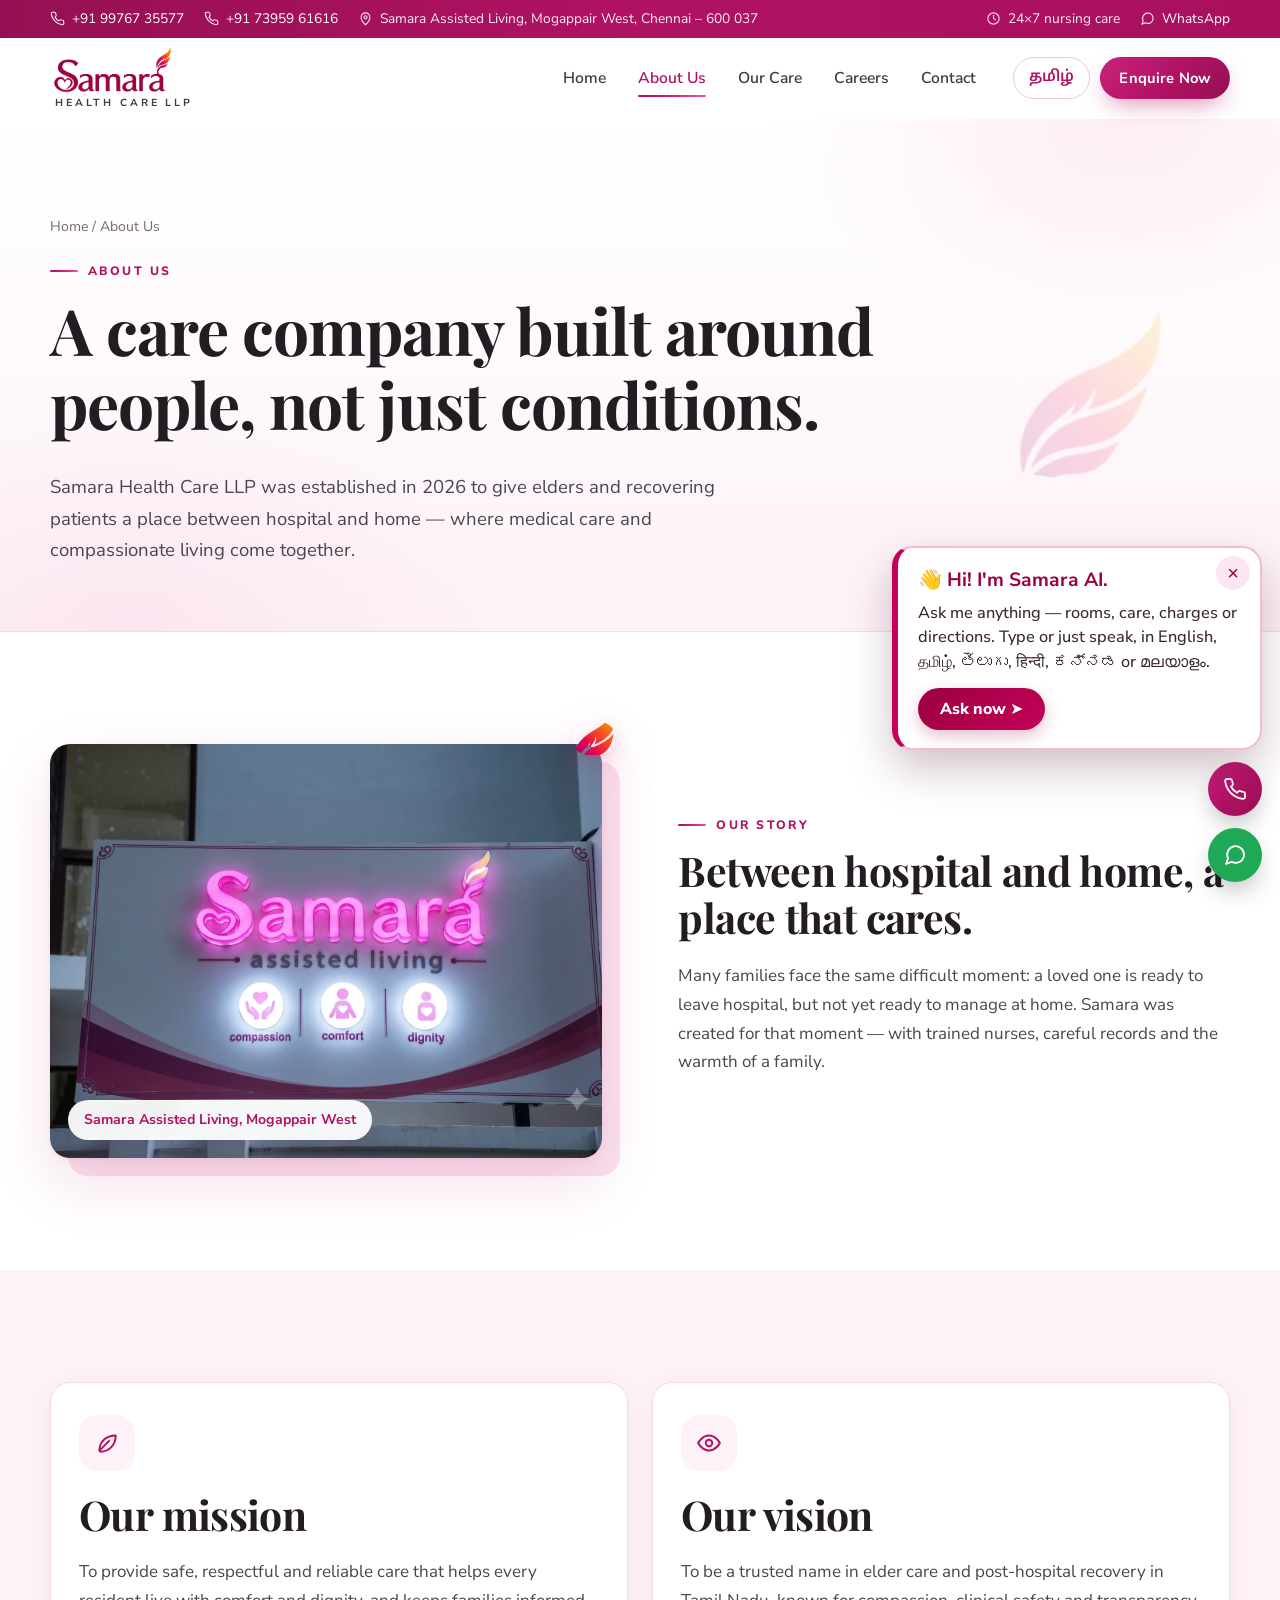
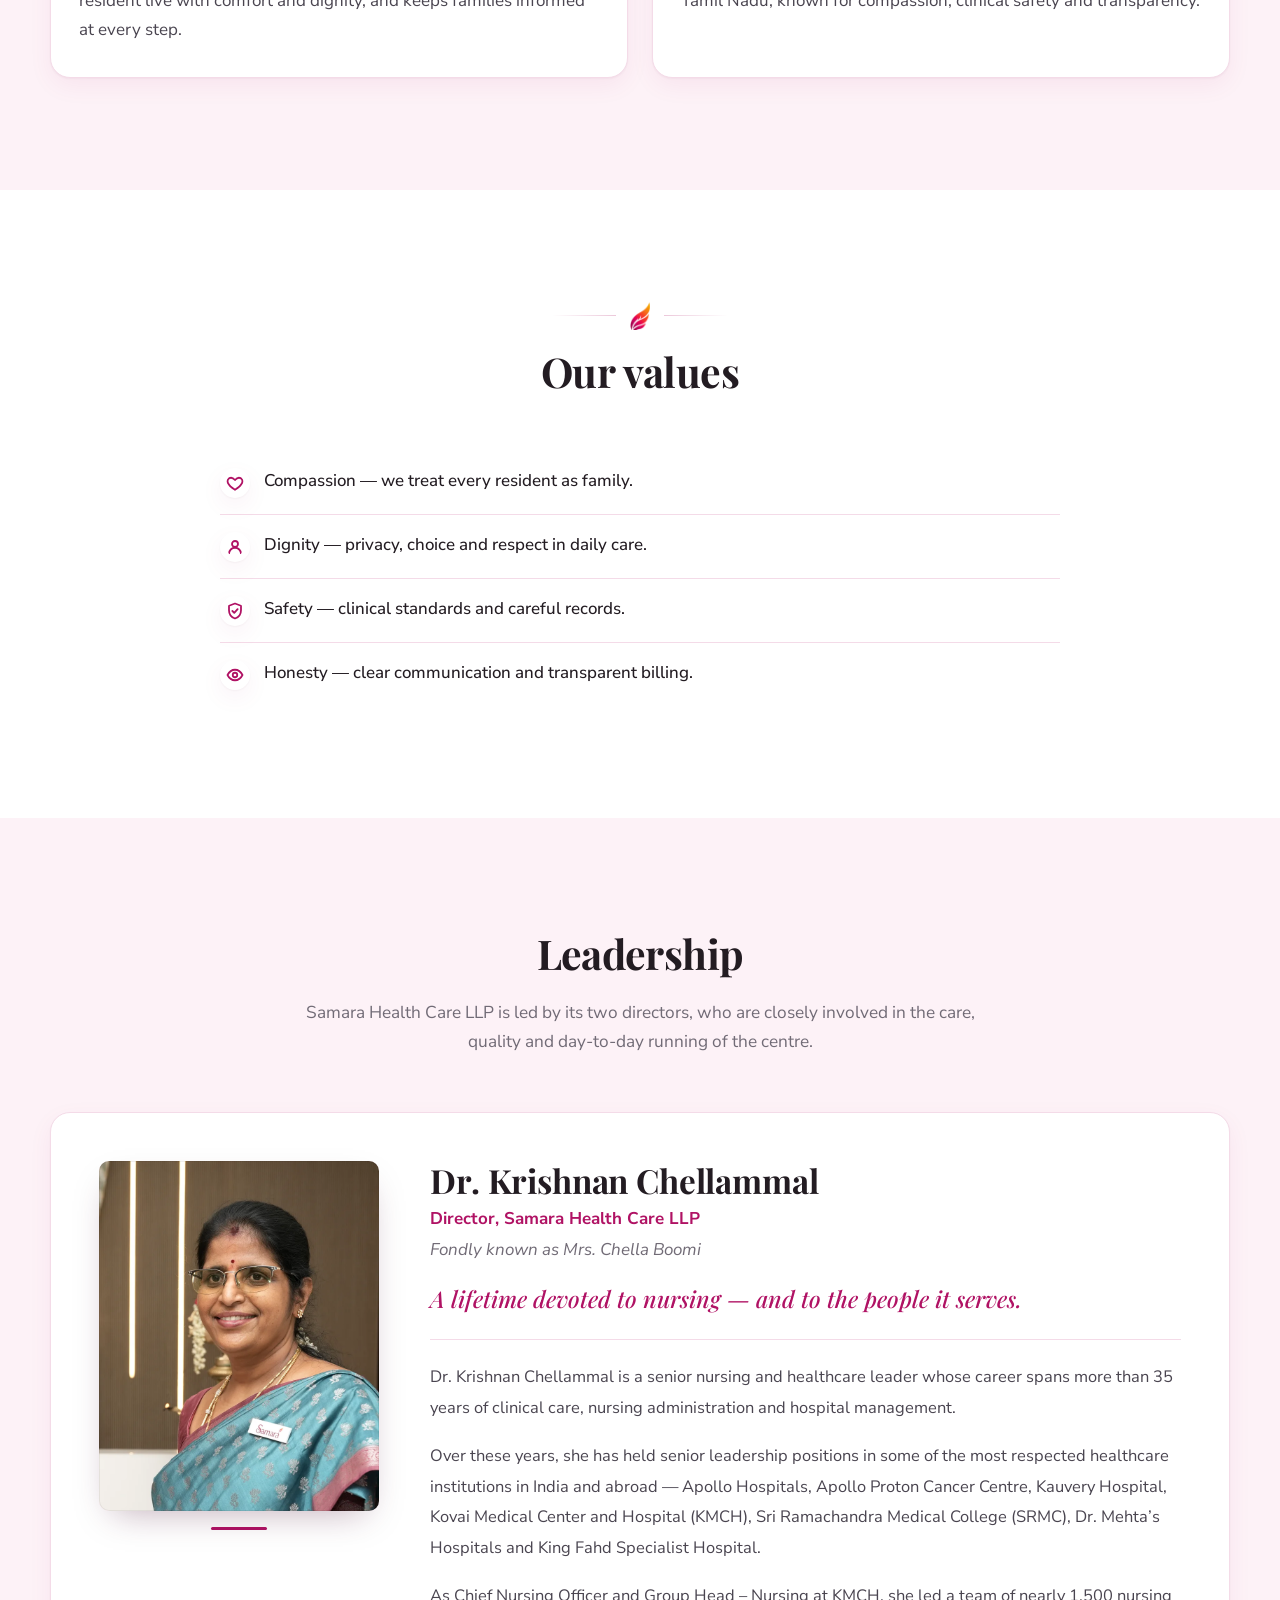
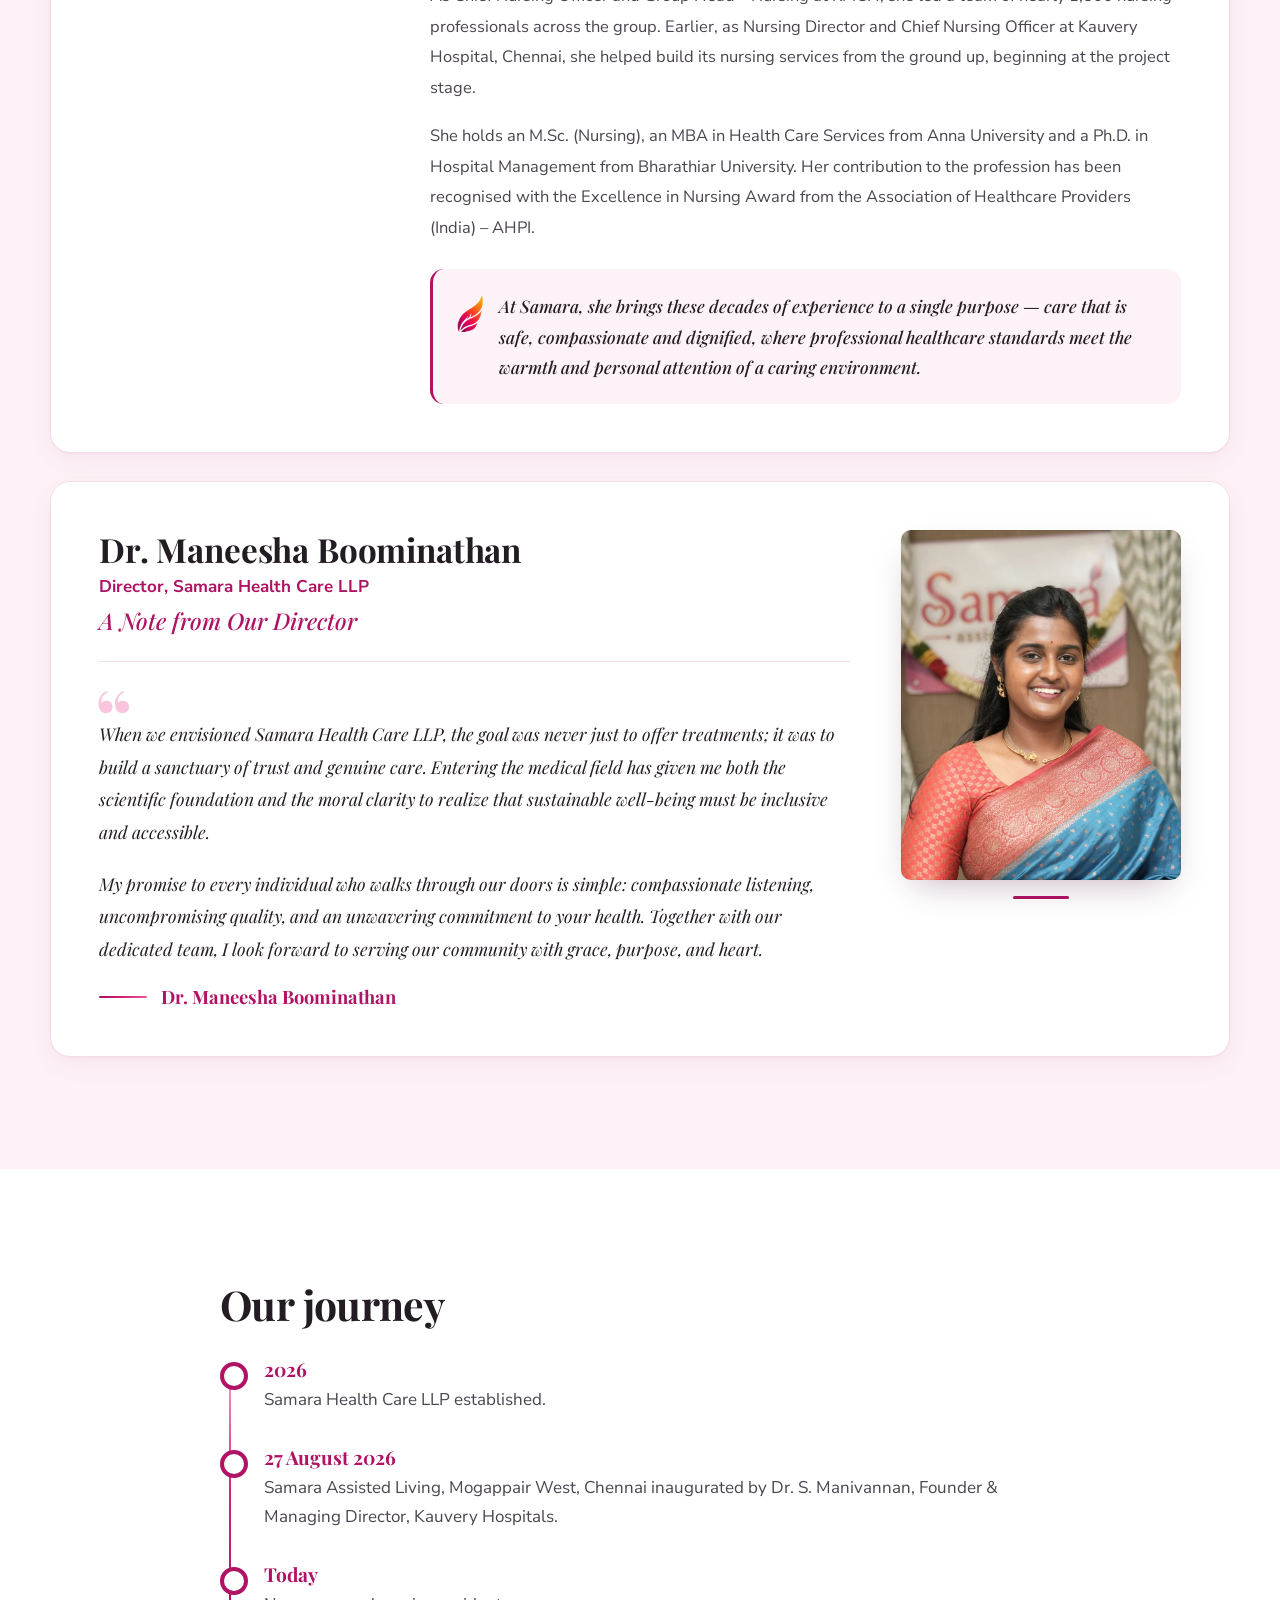
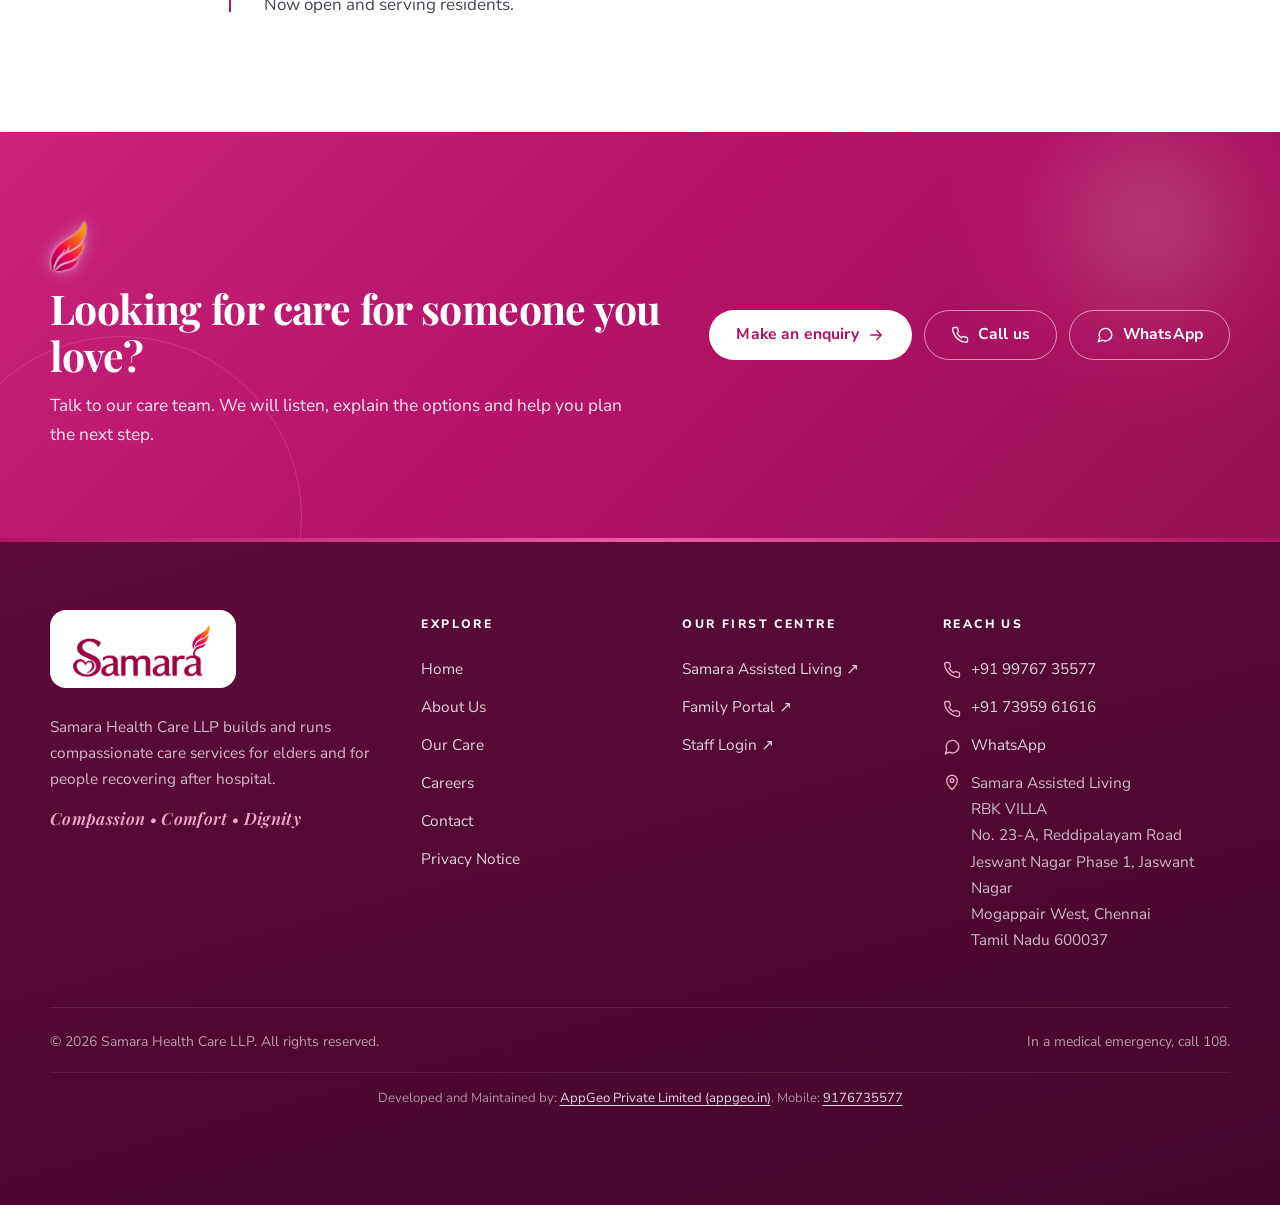
<file: about.html>
<!doctype html>
<html lang="en">
<head>
<meta charset="utf-8">
<meta name="viewport" content="width=device-width, initial-scale=1, viewport-fit=cover">
<title>About Us — Samara Health Care</title>
<meta name="description" content="About Samara Health Care LLP — mission, values and leadership behind Samara Assisted Living, Chennai.">
<meta name="robots" content="index, follow, max-image-preview:large">
<link rel="canonical" href="https://samarahealth.in/about.html">
<meta name="theme-color" content="#b01264">
<meta name="color-scheme" content="light">
<meta property="og:type" content="website">
<meta property="og:site_name" content="Samara Health Care">
<meta property="og:title" content="About Us — Samara Health Care">
<meta property="og:description" content="About Samara Health Care LLP — mission, values and leadership behind Samara Assisted Living, Chennai.">
<meta property="og:url" content="https://samarahealth.in/about.html">
<meta property="og:image" content="https://samarahealth.in/assets/photos/centre-signboard.jpg">
<meta property="og:locale" content="en_IN">
<meta name="twitter:card" content="summary_large_image">
<meta name="twitter:title" content="About Us — Samara Health Care">
<meta name="twitter:description" content="About Samara Health Care LLP — mission, values and leadership behind Samara Assisted Living, Chennai.">
<meta name="twitter:image" content="https://samarahealth.in/assets/photos/centre-signboard.jpg">
<link rel="icon" type="image/png" href="assets/favicon.png">
<link rel="apple-touch-icon" href="assets/apple-touch-icon.png">
<link rel="preconnect" href="https://fonts.googleapis.com">
<link rel="preconnect" href="https://fonts.gstatic.com" crossorigin>
<link href="https://fonts.googleapis.com/css2?family=Playfair+Display:ital,wght@0,600;0,700;0,800;1,600&family=Nunito+Sans:opsz,wght@6..12,400;6..12,500;6..12,600;6..12,700;6..12,800&family=Noto+Sans+Tamil:wght@400;500;600;700&family=Noto+Serif+Tamil:wght@600;700&display=swap" rel="stylesheet">
<link rel="stylesheet" href="css/site.css?v=2.12.0">
<link rel="stylesheet" href="css/samara-ai.css?v=2.12.0">
<script>document.documentElement.classList.add('js')</script>

</head>
<body data-title="about.title">
<a class="skip" href="#main">Skip to content</a>
<div class="topbar">
  <div class="wrap">
    <div class="tb-left">
      <a class="tb-item" href="tel:+919976735577"><svg class="ic" viewBox="0 0 24 24" aria-hidden="true" fill="none" stroke="currentColor" stroke-width="1.8" stroke-linecap="round" stroke-linejoin="round"><path d="M22 16.9v3a2 2 0 0 1-2.2 2 19.8 19.8 0 0 1-8.6-3.1 19.5 19.5 0 0 1-6-6A19.8 19.8 0 0 1 2.1 4.2 2 2 0 0 1 4.1 2h3a2 2 0 0 1 2 1.7c.1.9.4 1.8.7 2.7a2 2 0 0 1-.5 2.1L8 9.8a16 16 0 0 0 6 6l1.3-1.3a2 2 0 0 1 2.1-.4c.9.3 1.8.6 2.7.7a2 2 0 0 1 1.9 2z"/></svg>+91 99767 35577</a>
      <a class="tb-item tb-mail" href="tel:+917395961616"><svg class="ic" viewBox="0 0 24 24" aria-hidden="true" fill="none" stroke="currentColor" stroke-width="1.8" stroke-linecap="round" stroke-linejoin="round"><path d="M22 16.9v3a2 2 0 0 1-2.2 2 19.8 19.8 0 0 1-8.6-3.1 19.5 19.5 0 0 1-6-6A19.8 19.8 0 0 1 2.1 4.2 2 2 0 0 1 4.1 2h3a2 2 0 0 1 2 1.7c.1.9.4 1.8.7 2.7a2 2 0 0 1-.5 2.1L8 9.8a16 16 0 0 0 6 6l1.3-1.3a2 2 0 0 1 2.1-.4c.9.3 1.8.6 2.7.7a2 2 0 0 1 1.9 2z"/></svg>+91 73959 61616</a>
      <span class="tb-item tb-addr"><svg class="ic" viewBox="0 0 24 24" aria-hidden="true" fill="none" stroke="currentColor" stroke-width="1.8" stroke-linecap="round" stroke-linejoin="round"><path d="M12 22s7-6.3 7-12a7 7 0 1 0-14 0c0 5.7 7 12 7 12z"/><circle cx="12" cy="10" r="2.5"/></svg><span data-i18n="addr.line">Samara Assisted Living, Mogappair West, Chennai – 600 037</span></span>
    </div>
    <div class="tb-right">
      <span class="tb-item hide-sm"><svg class="ic" viewBox="0 0 24 24" aria-hidden="true" fill="none" stroke="currentColor" stroke-width="1.8" stroke-linecap="round" stroke-linejoin="round"><circle cx="12" cy="12" r="9"/><path d="M12 7v5l3 2"/></svg><span data-i18n="top.care">24×7 nursing care</span></span>
      <a class="tb-item" href="https://wa.me/917395961616" rel="noopener"><svg class="ic" viewBox="0 0 24 24" aria-hidden="true" fill="none" stroke="currentColor" stroke-width="1.8" stroke-linecap="round" stroke-linejoin="round"><path d="M21 11.5a8.4 8.4 0 0 1-12.3 7.4L3 21l2.1-5.6A8.4 8.4 0 1 1 21 11.5z"/></svg>WhatsApp</a>
    </div>
  </div>
</div>
<header class="site-header" id="site-header">
  <div class="wrap nav-row">
    <a class="brand" href="index.html" aria-label="Samara Health Care — home">
      <img src="assets/samara-mark.png" alt="Samara" width="720" height="258">
      <span class="brand-sub" data-i18n="brand.sub">Health Care LLP</span>
    </a>
    <nav class="main-nav" id="main-nav" aria-label="Main">
      <ul><li><a href="index.html"><span data-i18n="nav.home">Home</span></a></li><li><a href="about.html" aria-current="page"><span data-i18n="nav.about">About Us</span></a></li><li><a href="services.html"><span data-i18n="nav.services">Our Care</span></a></li><li><a href="careers.html"><span data-i18n="nav.careers">Careers</span></a></li><li><a href="contact.html"><span data-i18n="nav.contact">Contact</span></a></li></ul>
    </nav>
    <div class="nav-actions">
      <button type="button" class="lang-btn" id="lang-btn" data-i18n-aria="lang.label" aria-label="Switch to Tamil"><span data-i18n="lang.switch">தமிழ்</span></button>
      <a class="btn btn-primary btn-sm hide-sm" href="contact.html#enquiry"><span data-i18n="nav.enquire">Enquire Now</span></a>
      <button type="button" class="menu-btn" id="menu-btn" aria-controls="main-nav" aria-expanded="false"><span class="bars" aria-hidden="true"></span><span class="sr" data-i18n="menu.open">Menu</span></button>
    </div>
  </div>
</header>
<main id="main">
<section class="page-head">
  <div class="wrap">
    <img src="assets/samara-feather.png" alt="" width="85" height="120" aria-hidden="true" class="ph-feather">
    <div class="narrow" style="margin-inline:0">
      <p class="crumbs"><a href="index.html"><span data-i18n="nav.home">Home</span></a> / <span data-i18n="nav.about">About Us</span></p>
      <p class="kicker" data-i18n="about.k">About us</p>
      <h1 data-i18n="about.h1">A care company built around people, not just conditions.</h1>
      <p class="lead" data-i18n="about.lead">Samara Health Care LLP was established in 2026 to give elders and recovering patients a place between hospital and home — where medical care and compassionate living come together.</p>
    </div>
  </div>
</section>
<section class="section">
  <div class="wrap split">
    <figure class="photo reveal">
      <picture><source srcset="assets/photos/centre-signboard.webp" type="image/webp"><img src="assets/photos/centre-signboard.jpg" alt="The Samara Assisted Living signboard at our Mogappair centre" width="1600" height="1066" loading="lazy" decoding="async"></picture>
      <img src="assets/samara-feather.png" alt="" width="85" height="120" aria-hidden="true" class="feather-mark">
      <figcaption><span data-i18n="about.photo.cap">Samara Assisted Living, Mogappair West</span></figcaption>
    </figure>
    <div class="reveal d1">
      <p class="kicker" data-i18n="about.story.k">Our story</p>
      <h2 data-i18n="about.story.h">Between hospital and home, a place that cares.</h2>
      <p data-i18n="about.story.p">Many families face the same difficult moment: a loved one is ready to leave hospital, but not yet ready to manage at home. Samara was created for that moment — with trained nurses, careful records and the warmth of a family.</p>
    </div>
  </div>
</section>
<section class="section tint">
  <div class="wrap cards two">
    <article class="card lift reveal"><span class="ic-badge"><svg class="ic" viewBox="0 0 24 24" aria-hidden="true" fill="none" stroke="currentColor" stroke-width="1.8" stroke-linecap="round" stroke-linejoin="round"><path d="M5 19c0-8 6-14 15-14 0 9-6 15-14 15"/><path d="M5 19 14 10"/></svg></span><h2 data-i18n="about.mission.h">Our mission</h2><p data-i18n="about.mission.p">To provide safe, respectful and reliable care that helps every resident live with comfort and dignity, and keeps families informed at every step.</p></article>
    <article class="card lift reveal d1"><span class="ic-badge"><svg class="ic" viewBox="0 0 24 24" aria-hidden="true" fill="none" stroke="currentColor" stroke-width="1.8" stroke-linecap="round" stroke-linejoin="round"><path d="M2 12s3.6-7 10-7 10 7 10 7-3.6 7-10 7S2 12 2 12z"/><circle cx="12" cy="12" r="3"/></svg></span><h2 data-i18n="about.vision.h">Our vision</h2><p data-i18n="about.vision.p">To be a trusted name in elder care and post-hospital recovery in Tamil Nadu, known for compassion, clinical safety and transparency.</p></article>
  </div>
</section>
<section class="section">
  <div class="wrap narrow">
    <div class="sec-head reveal"><div class="ornament" aria-hidden="true"><img src="assets/samara-feather.png" alt="" width="85" height="120" aria-hidden="true"></div><h2 data-i18n="about.values.h">Our values</h2></div>
    <ul class="ticks big reveal">
      <li><svg class="ic" viewBox="0 0 24 24" aria-hidden="true" fill="none" stroke="currentColor" stroke-width="1.8" stroke-linecap="round" stroke-linejoin="round"><path d="M12 21s-7.5-4.6-9.5-9.2C1.1 8.4 3.3 5 6.8 5c2 0 3.5 1.1 5.2 3 1.7-1.9 3.2-3 5.2-3 3.5 0 5.7 3.4 4.3 6.8C19.5 16.4 12 21 12 21z"/></svg><span data-i18n="about.val1">Compassion — we treat every resident as family.</span></li>
      <li><svg class="ic" viewBox="0 0 24 24" aria-hidden="true" fill="none" stroke="currentColor" stroke-width="1.8" stroke-linecap="round" stroke-linejoin="round"><circle cx="12" cy="8" r="4"/><path d="M4 21a8 8 0 0 1 16 0"/></svg><span data-i18n="about.val2">Dignity — privacy, choice and respect in daily care.</span></li>
      <li><svg class="ic" viewBox="0 0 24 24" aria-hidden="true" fill="none" stroke="currentColor" stroke-width="1.8" stroke-linecap="round" stroke-linejoin="round"><path d="M12 2 4 5v6c0 5 3.4 9.4 8 11 4.6-1.6 8-6 8-11V5l-8-3z"/><path d="m8.5 12 2.5 2.5 4.5-5"/></svg><span data-i18n="about.val3">Safety — clinical standards and careful records.</span></li>
      <li><svg class="ic" viewBox="0 0 24 24" aria-hidden="true" fill="none" stroke="currentColor" stroke-width="1.8" stroke-linecap="round" stroke-linejoin="round"><path d="M2 12s3.6-7 10-7 10 7 10 7-3.6 7-10 7S2 12 2 12z"/><circle cx="12" cy="12" r="3"/></svg><span data-i18n="about.val4">Honesty — clear communication and transparent billing.</span></li>
    </ul>
  </div>
</section>
<section class="section tint">
  <div class="wrap">
    <div class="sec-head reveal"><h2 data-i18n="about.lead.h">Leadership</h2><p data-i18n="about.lead.p">Samara Health Care LLP is led by its two directors, who are closely involved in the care, quality and day-to-day running of the centre.</p></div>
    <article class="card profile reveal">
      <figure class="profile-photo">
        <div class="profile-frame"><picture><source srcset="assets/photos/dr-krishnan-chellammal-profile.webp" type="image/webp"><img src="assets/photos/dr-krishnan-chellammal-profile.jpg" alt="Dr. Krishnan Chellammal, Director, Samara Health Care LLP" width="800" height="1000" loading="lazy" decoding="async"></picture></div>
      </figure>
      <div class="profile-body">
        <h3 data-i18n="about.p1">Dr. Krishnan Chellammal</h3>
        <p class="profile-role" data-i18n="about.dir">Director, Samara Health Care LLP</p>
        <p class="profile-aka" data-i18n="bio1.aka">Fondly known as Mrs. Chella Boomi</p>
        <p class="profile-lead" data-i18n="bio1.lead">A lifetime devoted to nursing — and to the people it serves.</p>
        <div class="profile-text">
          <p data-i18n="bio1.p1">Dr. Krishnan Chellammal is a senior nursing and healthcare leader whose career spans more than 35 years of clinical care, nursing administration and hospital management.</p><p data-i18n="bio1.p2">Over these years, she has held senior leadership positions in some of the most respected healthcare institutions in India and abroad — Apollo Hospitals, Apollo Proton Cancer Centre, Kauvery Hospital, Kovai Medical Center and Hospital (KMCH), Sri Ramachandra Medical College (SRMC), Dr. Mehta’s Hospitals and King Fahd Specialist Hospital.</p><p data-i18n="bio1.p3">As Chief Nursing Officer and Group Head – Nursing at KMCH, she led a team of nearly 1,500 nursing professionals across the group. Earlier, as Nursing Director and Chief Nursing Officer at Kauvery Hospital, Chennai, she helped build its nursing services from the ground up, beginning at the project stage.</p><p data-i18n="bio1.p4">She holds an M.Sc. (Nursing), an MBA in Health Care Services from Anna University and a Ph.D. in Hospital Management from Bharathiar University. Her contribution to the profession has been recognised with the Excellence in Nursing Award from the Association of Healthcare Providers (India) – AHPI.</p>
        </div>
        <div class="profile-close"><img src="assets/samara-feather.png" alt="" width="85" height="120" aria-hidden="true"><p data-i18n="bio1.p5">At Samara, she brings these decades of experience to a single purpose — care that is safe, compassionate and dignified, where professional healthcare standards meet the warmth and personal attention of a caring environment.</p></div>
      </div>
    </article>
    <article class="card profile profile-rev reveal">
      <figure class="profile-photo">
        <div class="profile-frame"><picture><source srcset="assets/photos/dr-maneesha-boominathan.webp" type="image/webp"><img src="assets/photos/dr-maneesha-boominathan.jpg" alt="Dr. Maneesha Boominathan, Director, Samara Health Care LLP" width="800" height="1000" loading="lazy" decoding="async"></picture></div>
      </figure>
      <div class="profile-body">
        <h3 data-i18n="about.p2">Dr. Maneesha Boominathan</h3>
        <p class="profile-role" data-i18n="about.dir">Director, Samara Health Care LLP</p>
        <p class="profile-lead" data-i18n="bio2.k">A Note from Our Director</p>
        <div class="profile-note">
          <span class="note-mark" aria-hidden="true">&ldquo;</span>
          <p data-i18n="bio2.p1">When we envisioned Samara Health Care LLP, the goal was never just to offer treatments; it was to build a sanctuary of trust and genuine care. Entering the medical field has given me both the scientific foundation and the moral clarity to realize that sustainable well-being must be inclusive and accessible.</p><p data-i18n="bio2.p2">My promise to every individual who walks through our doors is simple: compassionate listening, uncompromising quality, and an unwavering commitment to your health. Together with our dedicated team, I look forward to serving our community with grace, purpose, and heart.</p>
        </div>
        <p class="profile-sign"><span class="msg-line" aria-hidden="true"></span><span data-i18n="about.p2">Dr. Maneesha Boominathan</span></p>
      </div>
    </article>
  </div>
</section>
<section class="section">
  <div class="wrap narrow">
    <div class="reveal"><h2 data-i18n="about.time.h">Our journey</h2></div>
    <ol class="timeline reveal">
      <li><strong data-i18n="about.t1.d">2026</strong><p data-i18n="about.t1.p">Samara Health Care LLP established.</p></li>
      <li><strong data-i18n="about.t2.d">27 August 2026</strong><p data-i18n="about.t2.p">Samara Assisted Living, Mogappair West, Chennai inaugurated by Dr. S. Manivannan, Founder &amp; Managing Director, Kauvery Hospitals.</p></li>
      <li><strong data-i18n="about.t3.d">Today</strong><p data-i18n="about.t3.p">Now open and serving residents.</p></li>
    </ol>
  </div>
</section>
<section class="band">
  <div class="wrap band-inner">
    <div class="reveal"><img src="assets/samara-feather.png" alt="" width="85" height="120" aria-hidden="true" class="band-feather"><h2 data-i18n="home.band.h">Looking for care for someone you love?</h2><p data-i18n="home.band.p">Talk to our care team. We will listen, explain the options and help you plan the next step.</p></div>
    <div class="band-actions reveal d1">
      <a class="btn btn-light" href="contact.html#enquiry"><span data-i18n="cta.enquire">Make an enquiry</span><svg class="ic ic-arrow" viewBox="0 0 24 24" aria-hidden="true" fill="none" stroke="currentColor" stroke-width="1.8" stroke-linecap="round" stroke-linejoin="round"><path d="M5 12h14M13 6l6 6-6 6"/></svg></a>
      <a class="btn btn-ghost-light" href="tel:+917395961616"><svg class="ic" viewBox="0 0 24 24" aria-hidden="true" fill="none" stroke="currentColor" stroke-width="1.8" stroke-linecap="round" stroke-linejoin="round"><path d="M22 16.9v3a2 2 0 0 1-2.2 2 19.8 19.8 0 0 1-8.6-3.1 19.5 19.5 0 0 1-6-6A19.8 19.8 0 0 1 2.1 4.2 2 2 0 0 1 4.1 2h3a2 2 0 0 1 2 1.7c.1.9.4 1.8.7 2.7a2 2 0 0 1-.5 2.1L8 9.8a16 16 0 0 0 6 6l1.3-1.3a2 2 0 0 1 2.1-.4c.9.3 1.8.6 2.7.7a2 2 0 0 1 1.9 2z"/></svg><span data-i18n="cta.call">Call us</span></a>
      <a class="btn btn-ghost-light" href="https://wa.me/917395961616" rel="noopener"><svg class="ic" viewBox="0 0 24 24" aria-hidden="true" fill="none" stroke="currentColor" stroke-width="1.8" stroke-linecap="round" stroke-linejoin="round"><path d="M21 11.5a8.4 8.4 0 0 1-12.3 7.4L3 21l2.1-5.6A8.4 8.4 0 1 1 21 11.5z"/></svg><span data-i18n="cta.whatsapp">WhatsApp</span></a>
    </div>
  </div>
</section>
</main>
<footer class="site-footer">
  <div class="wrap foot-grid">
    <div class="foot-brand">
      <a class="foot-logo" href="index.html" aria-label="Samara Health Care — home"><img src="assets/samara-mark.png" alt="Samara" width="720" height="258" loading="lazy"></a>
      <p data-i18n="footer.about">Samara Health Care LLP builds and runs compassionate care services for elders and for people recovering after hospital.</p>
      <p class="foot-tag" data-i18n="tagline">Compassion • Comfort • Dignity</p>
    </div>
    <div>
      <h2 data-i18n="footer.explore">Explore</h2>
      <ul><li><a href="index.html"><span data-i18n="nav.home">Home</span></a></li><li><a href="about.html"><span data-i18n="nav.about">About Us</span></a></li><li><a href="services.html"><span data-i18n="nav.services">Our Care</span></a></li><li><a href="careers.html"><span data-i18n="nav.careers">Careers</span></a></li><li><a href="contact.html"><span data-i18n="nav.contact">Contact</span></a></li><li><a href="privacy.html"><span data-i18n="footer.privacy">Privacy Notice</span></a></li></ul>
    </div>
    <div>
      <h2 data-i18n="footer.centre">Our first centre</h2>
      <ul>
        <li><a href="https://samaraassistedliving.com/" rel="noopener">Samara Assisted Living ↗</a></li>
        <li><a href="https://family.samaraassistedliving.com" rel="noopener"><span data-i18n="footer.family">Family Portal</span> ↗</a></li>
        <li><a href="https://app.samaraassistedliving.com/" rel="noopener nofollow"><span data-i18n="footer.staff">Staff Login</span> ↗</a></li>
      </ul>
    </div>
    <div>
      <h2 data-i18n="footer.reach">Reach us</h2>
      <ul class="foot-contact">
        <li><a href="tel:+919976735577"><svg class="ic" viewBox="0 0 24 24" aria-hidden="true" fill="none" stroke="currentColor" stroke-width="1.8" stroke-linecap="round" stroke-linejoin="round"><path d="M22 16.9v3a2 2 0 0 1-2.2 2 19.8 19.8 0 0 1-8.6-3.1 19.5 19.5 0 0 1-6-6A19.8 19.8 0 0 1 2.1 4.2 2 2 0 0 1 4.1 2h3a2 2 0 0 1 2 1.7c.1.9.4 1.8.7 2.7a2 2 0 0 1-.5 2.1L8 9.8a16 16 0 0 0 6 6l1.3-1.3a2 2 0 0 1 2.1-.4c.9.3 1.8.6 2.7.7a2 2 0 0 1 1.9 2z"/></svg>+91 99767 35577</a></li>
        <li><a href="tel:+917395961616"><svg class="ic" viewBox="0 0 24 24" aria-hidden="true" fill="none" stroke="currentColor" stroke-width="1.8" stroke-linecap="round" stroke-linejoin="round"><path d="M22 16.9v3a2 2 0 0 1-2.2 2 19.8 19.8 0 0 1-8.6-3.1 19.5 19.5 0 0 1-6-6A19.8 19.8 0 0 1 2.1 4.2 2 2 0 0 1 4.1 2h3a2 2 0 0 1 2 1.7c.1.9.4 1.8.7 2.7a2 2 0 0 1-.5 2.1L8 9.8a16 16 0 0 0 6 6l1.3-1.3a2 2 0 0 1 2.1-.4c.9.3 1.8.6 2.7.7a2 2 0 0 1 1.9 2z"/></svg>+91 73959 61616</a></li>
        <li><a href="https://wa.me/917395961616" rel="noopener"><svg class="ic" viewBox="0 0 24 24" aria-hidden="true" fill="none" stroke="currentColor" stroke-width="1.8" stroke-linecap="round" stroke-linejoin="round"><path d="M21 11.5a8.4 8.4 0 0 1-12.3 7.4L3 21l2.1-5.6A8.4 8.4 0 1 1 21 11.5z"/></svg>WhatsApp</a></li>
        <li><svg class="ic" viewBox="0 0 24 24" aria-hidden="true" fill="none" stroke="currentColor" stroke-width="1.8" stroke-linecap="round" stroke-linejoin="round"><path d="M12 22s7-6.3 7-12a7 7 0 1 0-14 0c0 5.7 7 12 7 12z"/><circle cx="12" cy="10" r="2.5"/></svg><span data-i18n="addr.full" style="white-space:pre-line">Samara Assisted Living
RBK VILLA
No. 23-A, Reddipalayam Road
Jeswant Nagar Phase 1, Jaswant Nagar
Mogappair West, Chennai
Tamil Nadu 600037</span></li>
      </ul>
    </div>
  </div>
  <div class="wrap foot-base">
    <span>© <span id="year">2026</span> Samara Health Care LLP. <span data-i18n="footer.rights">All rights reserved.</span></span>
    <span data-i18n="footer.emergency">In a medical emergency, call 108.</span>
  </div>
  <div class="wrap foot-credit">
    <p>Developed and Maintained by: <a href="https://appgeo.in/" rel="noopener">AppGeo Private Limited (appgeo.in)</a>. Mobile: <a href="tel:+919176735577">9176735577</a></p>
  </div>
</footer>
<div class="float-cta" aria-label="Quick contact">
  <a class="fc fc-call" href="tel:+917395961616" data-i18n-aria="cta.call" aria-label="Call us"><svg class="ic" viewBox="0 0 24 24" aria-hidden="true" fill="none" stroke="currentColor" stroke-width="1.8" stroke-linecap="round" stroke-linejoin="round"><path d="M22 16.9v3a2 2 0 0 1-2.2 2 19.8 19.8 0 0 1-8.6-3.1 19.5 19.5 0 0 1-6-6A19.8 19.8 0 0 1 2.1 4.2 2 2 0 0 1 4.1 2h3a2 2 0 0 1 2 1.7c.1.9.4 1.8.7 2.7a2 2 0 0 1-.5 2.1L8 9.8a16 16 0 0 0 6 6l1.3-1.3a2 2 0 0 1 2.1-.4c.9.3 1.8.6 2.7.7a2 2 0 0 1 1.9 2z"/></svg></a>
  <a class="fc fc-wa" href="https://wa.me/917395961616" rel="noopener" data-i18n-aria="cta.whatsapp" aria-label="WhatsApp"><svg class="ic" viewBox="0 0 24 24" aria-hidden="true" fill="none" stroke="currentColor" stroke-width="1.8" stroke-linecap="round" stroke-linejoin="round"><path d="M21 11.5a8.4 8.4 0 0 1-12.3 7.4L3 21l2.1-5.6A8.4 8.4 0 1 1 21 11.5z"/></svg></a>
</div>
<script src="js/config.js?v=2.12.0"></script>
<script src="js/i18n.js?v=2.12.0"></script>
<script src="js/site.js?v=2.12.0"></script>
<script src="js/samara-ai.js?v=2.12.0"></script>
<script src="js/samara-speech.js?v=2.12.0"></script>
</body>
</html>
</file>
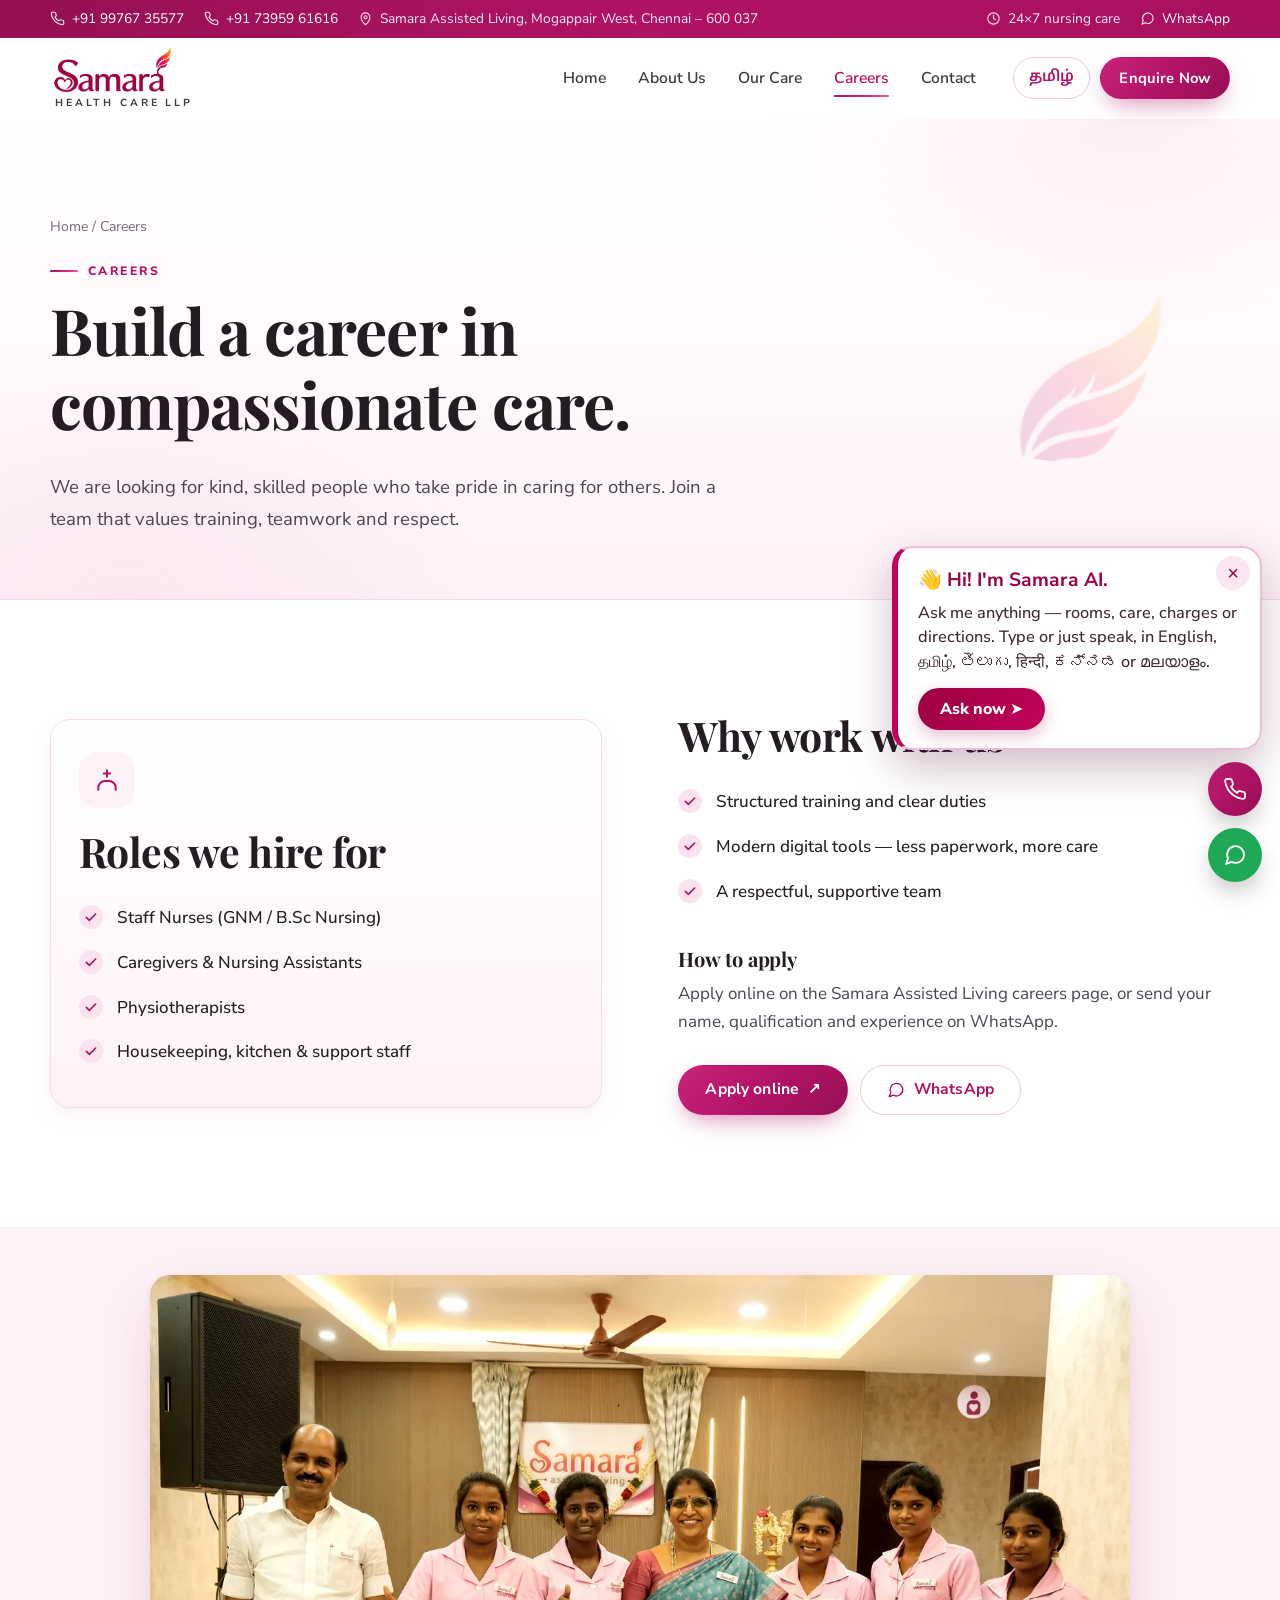
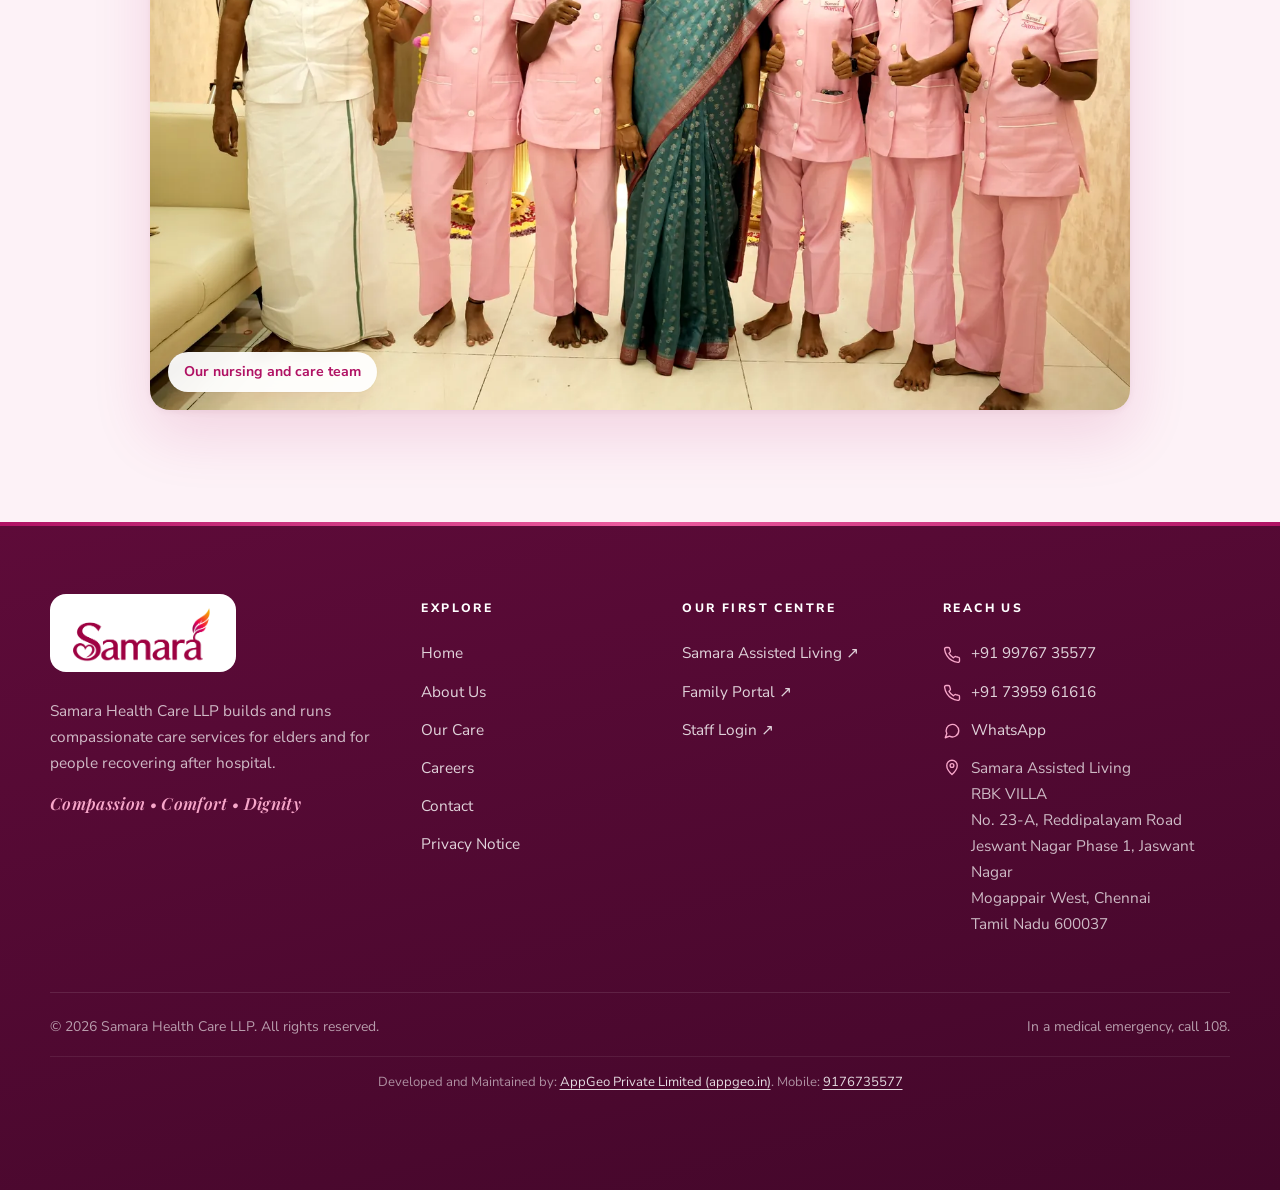
<file: careers.html>
<!doctype html>
<html lang="en">
<head>
<meta charset="utf-8">
<meta name="viewport" content="width=device-width, initial-scale=1, viewport-fit=cover">
<title>Careers — Samara Health Care</title>
<meta name="description" content="Careers at Samara Health Care — nurses, caregivers, physiotherapists and support staff in Chennai.">
<meta name="robots" content="index, follow, max-image-preview:large">
<link rel="canonical" href="https://samarahealth.in/careers.html">
<meta name="theme-color" content="#b01264">
<meta name="color-scheme" content="light">
<meta property="og:type" content="website">
<meta property="og:site_name" content="Samara Health Care">
<meta property="og:title" content="Careers — Samara Health Care">
<meta property="og:description" content="Careers at Samara Health Care — nurses, caregivers, physiotherapists and support staff in Chennai.">
<meta property="og:url" content="https://samarahealth.in/careers.html">
<meta property="og:image" content="https://samarahealth.in/assets/photos/centre-signboard.jpg">
<meta property="og:locale" content="en_IN">
<meta name="twitter:card" content="summary_large_image">
<meta name="twitter:title" content="Careers — Samara Health Care">
<meta name="twitter:description" content="Careers at Samara Health Care — nurses, caregivers, physiotherapists and support staff in Chennai.">
<meta name="twitter:image" content="https://samarahealth.in/assets/photos/centre-signboard.jpg">
<link rel="icon" type="image/png" href="assets/favicon.png">
<link rel="apple-touch-icon" href="assets/apple-touch-icon.png">
<link rel="preconnect" href="https://fonts.googleapis.com">
<link rel="preconnect" href="https://fonts.gstatic.com" crossorigin>
<link href="https://fonts.googleapis.com/css2?family=Playfair+Display:ital,wght@0,600;0,700;0,800;1,600&family=Nunito+Sans:opsz,wght@6..12,400;6..12,500;6..12,600;6..12,700;6..12,800&family=Noto+Sans+Tamil:wght@400;500;600;700&family=Noto+Serif+Tamil:wght@600;700&display=swap" rel="stylesheet">
<link rel="stylesheet" href="css/site.css?v=2.12.0">
<link rel="stylesheet" href="css/samara-ai.css?v=2.12.0">
<script>document.documentElement.classList.add('js')</script>

</head>
<body data-title="car.title">
<a class="skip" href="#main">Skip to content</a>
<div class="topbar">
  <div class="wrap">
    <div class="tb-left">
      <a class="tb-item" href="tel:+919976735577"><svg class="ic" viewBox="0 0 24 24" aria-hidden="true" fill="none" stroke="currentColor" stroke-width="1.8" stroke-linecap="round" stroke-linejoin="round"><path d="M22 16.9v3a2 2 0 0 1-2.2 2 19.8 19.8 0 0 1-8.6-3.1 19.5 19.5 0 0 1-6-6A19.8 19.8 0 0 1 2.1 4.2 2 2 0 0 1 4.1 2h3a2 2 0 0 1 2 1.7c.1.9.4 1.8.7 2.7a2 2 0 0 1-.5 2.1L8 9.8a16 16 0 0 0 6 6l1.3-1.3a2 2 0 0 1 2.1-.4c.9.3 1.8.6 2.7.7a2 2 0 0 1 1.9 2z"/></svg>+91 99767 35577</a>
      <a class="tb-item tb-mail" href="tel:+917395961616"><svg class="ic" viewBox="0 0 24 24" aria-hidden="true" fill="none" stroke="currentColor" stroke-width="1.8" stroke-linecap="round" stroke-linejoin="round"><path d="M22 16.9v3a2 2 0 0 1-2.2 2 19.8 19.8 0 0 1-8.6-3.1 19.5 19.5 0 0 1-6-6A19.8 19.8 0 0 1 2.1 4.2 2 2 0 0 1 4.1 2h3a2 2 0 0 1 2 1.7c.1.9.4 1.8.7 2.7a2 2 0 0 1-.5 2.1L8 9.8a16 16 0 0 0 6 6l1.3-1.3a2 2 0 0 1 2.1-.4c.9.3 1.8.6 2.7.7a2 2 0 0 1 1.9 2z"/></svg>+91 73959 61616</a>
      <span class="tb-item tb-addr"><svg class="ic" viewBox="0 0 24 24" aria-hidden="true" fill="none" stroke="currentColor" stroke-width="1.8" stroke-linecap="round" stroke-linejoin="round"><path d="M12 22s7-6.3 7-12a7 7 0 1 0-14 0c0 5.7 7 12 7 12z"/><circle cx="12" cy="10" r="2.5"/></svg><span data-i18n="addr.line">Samara Assisted Living, Mogappair West, Chennai – 600 037</span></span>
    </div>
    <div class="tb-right">
      <span class="tb-item hide-sm"><svg class="ic" viewBox="0 0 24 24" aria-hidden="true" fill="none" stroke="currentColor" stroke-width="1.8" stroke-linecap="round" stroke-linejoin="round"><circle cx="12" cy="12" r="9"/><path d="M12 7v5l3 2"/></svg><span data-i18n="top.care">24×7 nursing care</span></span>
      <a class="tb-item" href="https://wa.me/917395961616" rel="noopener"><svg class="ic" viewBox="0 0 24 24" aria-hidden="true" fill="none" stroke="currentColor" stroke-width="1.8" stroke-linecap="round" stroke-linejoin="round"><path d="M21 11.5a8.4 8.4 0 0 1-12.3 7.4L3 21l2.1-5.6A8.4 8.4 0 1 1 21 11.5z"/></svg>WhatsApp</a>
    </div>
  </div>
</div>
<header class="site-header" id="site-header">
  <div class="wrap nav-row">
    <a class="brand" href="index.html" aria-label="Samara Health Care — home">
      <img src="assets/samara-mark.png" alt="Samara" width="720" height="258">
      <span class="brand-sub" data-i18n="brand.sub">Health Care LLP</span>
    </a>
    <nav class="main-nav" id="main-nav" aria-label="Main">
      <ul><li><a href="index.html"><span data-i18n="nav.home">Home</span></a></li><li><a href="about.html"><span data-i18n="nav.about">About Us</span></a></li><li><a href="services.html"><span data-i18n="nav.services">Our Care</span></a></li><li><a href="careers.html" aria-current="page"><span data-i18n="nav.careers">Careers</span></a></li><li><a href="contact.html"><span data-i18n="nav.contact">Contact</span></a></li></ul>
    </nav>
    <div class="nav-actions">
      <button type="button" class="lang-btn" id="lang-btn" data-i18n-aria="lang.label" aria-label="Switch to Tamil"><span data-i18n="lang.switch">தமிழ்</span></button>
      <a class="btn btn-primary btn-sm hide-sm" href="contact.html#enquiry"><span data-i18n="nav.enquire">Enquire Now</span></a>
      <button type="button" class="menu-btn" id="menu-btn" aria-controls="main-nav" aria-expanded="false"><span class="bars" aria-hidden="true"></span><span class="sr" data-i18n="menu.open">Menu</span></button>
    </div>
  </div>
</header>
<main id="main">
<section class="page-head">
  <div class="wrap">
    <img src="assets/samara-feather.png" alt="" width="85" height="120" aria-hidden="true" class="ph-feather">
    <div class="narrow" style="margin-inline:0">
      <p class="crumbs"><a href="index.html"><span data-i18n="nav.home">Home</span></a> / <span data-i18n="nav.careers">Careers</span></p>
      <p class="kicker" data-i18n="car.k">Careers</p>
      <h1 data-i18n="car.h1">Build a career in compassionate care.</h1>
      <p class="lead" data-i18n="car.lead">We are looking for kind, skilled people who take pride in caring for others. Join a team that values training, teamwork and respect.</p>
    </div>
  </div>
</section>
<section class="section">
  <div class="wrap split">
    <div class="card card-soft reveal">
      <span class="ic-badge"><svg class="ic" viewBox="0 0 24 24" aria-hidden="true" fill="none" stroke="currentColor" stroke-width="1.8" stroke-linecap="round" stroke-linejoin="round"><path d="M12 3v6M9 6h6"/><path d="M4 21v-2a6 6 0 0 1 6-6h4a6 6 0 0 1 6 6v2"/></svg></span>
      <h2 data-i18n="car.roles.h">Roles we hire for</h2>
      <ul class="ticks">
        <li><svg class="ic" viewBox="0 0 24 24" aria-hidden="true" fill="none" stroke="currentColor" stroke-width="1.8" stroke-linecap="round" stroke-linejoin="round"><path d="m5 12.5 4.5 4.5L19 7.5"/></svg><span data-i18n="car.r1">Staff Nurses (GNM / B.Sc Nursing)</span></li>
        <li><svg class="ic" viewBox="0 0 24 24" aria-hidden="true" fill="none" stroke="currentColor" stroke-width="1.8" stroke-linecap="round" stroke-linejoin="round"><path d="m5 12.5 4.5 4.5L19 7.5"/></svg><span data-i18n="car.r2">Caregivers &amp; Nursing Assistants</span></li>
        <li><svg class="ic" viewBox="0 0 24 24" aria-hidden="true" fill="none" stroke="currentColor" stroke-width="1.8" stroke-linecap="round" stroke-linejoin="round"><path d="m5 12.5 4.5 4.5L19 7.5"/></svg><span data-i18n="car.r3">Physiotherapists</span></li>
        <li><svg class="ic" viewBox="0 0 24 24" aria-hidden="true" fill="none" stroke="currentColor" stroke-width="1.8" stroke-linecap="round" stroke-linejoin="round"><path d="m5 12.5 4.5 4.5L19 7.5"/></svg><span data-i18n="car.r4">Housekeeping, kitchen &amp; support staff</span></li>
      </ul>
    </div>
    <div class="reveal d1">
      <h2 data-i18n="car.why.h">Why work with us</h2>
      <ul class="ticks">
        <li><svg class="ic" viewBox="0 0 24 24" aria-hidden="true" fill="none" stroke="currentColor" stroke-width="1.8" stroke-linecap="round" stroke-linejoin="round"><path d="m5 12.5 4.5 4.5L19 7.5"/></svg><span data-i18n="car.w1">Structured training and clear duties</span></li>
        <li><svg class="ic" viewBox="0 0 24 24" aria-hidden="true" fill="none" stroke="currentColor" stroke-width="1.8" stroke-linecap="round" stroke-linejoin="round"><path d="m5 12.5 4.5 4.5L19 7.5"/></svg><span data-i18n="car.w2">Modern digital tools — less paperwork, more care</span></li>
        <li><svg class="ic" viewBox="0 0 24 24" aria-hidden="true" fill="none" stroke="currentColor" stroke-width="1.8" stroke-linecap="round" stroke-linejoin="round"><path d="m5 12.5 4.5 4.5L19 7.5"/></svg><span data-i18n="car.w3">A respectful, supportive team</span></li>
      </ul>
      <div style="margin-top:32px">
      <h3 data-i18n="car.apply.h">How to apply</h3>
      <p data-i18n="car.apply.p">Apply online on the Samara Assisted Living careers page, or send your name, qualification and experience on WhatsApp.</p>
      </div>
      <div class="row-actions">
        <a class="btn btn-primary" href="https://samaraassistedliving.com/careers.html" rel="noopener"><span data-i18n="car.apply.cta">Apply online</span> ↗</a>
        <a class="btn btn-outline" href="https://wa.me/917395961616" rel="noopener"><svg class="ic" viewBox="0 0 24 24" aria-hidden="true" fill="none" stroke="currentColor" stroke-width="1.8" stroke-linecap="round" stroke-linejoin="round"><path d="M21 11.5a8.4 8.4 0 0 1-12.3 7.4L3 21l2.1-5.6A8.4 8.4 0 1 1 21 11.5z"/></svg><span data-i18n="cta.whatsapp">WhatsApp</span></a>
      </div>
    </div>
  </div>
</section>
<section class="section tint tight">
  <div class="wrap">
    <figure class="photo reveal" style="max-width:980px;margin-inline:auto">
      <picture><source srcset="assets/photos/care-team.webp" type="image/webp"><img src="assets/photos/care-team.jpg" alt="The Samara nursing and care team at the Mogappair centre" width="1600" height="1067" loading="lazy" decoding="async"></picture>
      <figcaption><span data-i18n="car.team.cap">Our nursing and care team</span></figcaption>
    </figure>
  </div>
</section>
</main>
<footer class="site-footer">
  <div class="wrap foot-grid">
    <div class="foot-brand">
      <a class="foot-logo" href="index.html" aria-label="Samara Health Care — home"><img src="assets/samara-mark.png" alt="Samara" width="720" height="258" loading="lazy"></a>
      <p data-i18n="footer.about">Samara Health Care LLP builds and runs compassionate care services for elders and for people recovering after hospital.</p>
      <p class="foot-tag" data-i18n="tagline">Compassion • Comfort • Dignity</p>
    </div>
    <div>
      <h2 data-i18n="footer.explore">Explore</h2>
      <ul><li><a href="index.html"><span data-i18n="nav.home">Home</span></a></li><li><a href="about.html"><span data-i18n="nav.about">About Us</span></a></li><li><a href="services.html"><span data-i18n="nav.services">Our Care</span></a></li><li><a href="careers.html"><span data-i18n="nav.careers">Careers</span></a></li><li><a href="contact.html"><span data-i18n="nav.contact">Contact</span></a></li><li><a href="privacy.html"><span data-i18n="footer.privacy">Privacy Notice</span></a></li></ul>
    </div>
    <div>
      <h2 data-i18n="footer.centre">Our first centre</h2>
      <ul>
        <li><a href="https://samaraassistedliving.com/" rel="noopener">Samara Assisted Living ↗</a></li>
        <li><a href="https://family.samaraassistedliving.com" rel="noopener"><span data-i18n="footer.family">Family Portal</span> ↗</a></li>
        <li><a href="https://app.samaraassistedliving.com/" rel="noopener nofollow"><span data-i18n="footer.staff">Staff Login</span> ↗</a></li>
      </ul>
    </div>
    <div>
      <h2 data-i18n="footer.reach">Reach us</h2>
      <ul class="foot-contact">
        <li><a href="tel:+919976735577"><svg class="ic" viewBox="0 0 24 24" aria-hidden="true" fill="none" stroke="currentColor" stroke-width="1.8" stroke-linecap="round" stroke-linejoin="round"><path d="M22 16.9v3a2 2 0 0 1-2.2 2 19.8 19.8 0 0 1-8.6-3.1 19.5 19.5 0 0 1-6-6A19.8 19.8 0 0 1 2.1 4.2 2 2 0 0 1 4.1 2h3a2 2 0 0 1 2 1.7c.1.9.4 1.8.7 2.7a2 2 0 0 1-.5 2.1L8 9.8a16 16 0 0 0 6 6l1.3-1.3a2 2 0 0 1 2.1-.4c.9.3 1.8.6 2.7.7a2 2 0 0 1 1.9 2z"/></svg>+91 99767 35577</a></li>
        <li><a href="tel:+917395961616"><svg class="ic" viewBox="0 0 24 24" aria-hidden="true" fill="none" stroke="currentColor" stroke-width="1.8" stroke-linecap="round" stroke-linejoin="round"><path d="M22 16.9v3a2 2 0 0 1-2.2 2 19.8 19.8 0 0 1-8.6-3.1 19.5 19.5 0 0 1-6-6A19.8 19.8 0 0 1 2.1 4.2 2 2 0 0 1 4.1 2h3a2 2 0 0 1 2 1.7c.1.9.4 1.8.7 2.7a2 2 0 0 1-.5 2.1L8 9.8a16 16 0 0 0 6 6l1.3-1.3a2 2 0 0 1 2.1-.4c.9.3 1.8.6 2.7.7a2 2 0 0 1 1.9 2z"/></svg>+91 73959 61616</a></li>
        <li><a href="https://wa.me/917395961616" rel="noopener"><svg class="ic" viewBox="0 0 24 24" aria-hidden="true" fill="none" stroke="currentColor" stroke-width="1.8" stroke-linecap="round" stroke-linejoin="round"><path d="M21 11.5a8.4 8.4 0 0 1-12.3 7.4L3 21l2.1-5.6A8.4 8.4 0 1 1 21 11.5z"/></svg>WhatsApp</a></li>
        <li><svg class="ic" viewBox="0 0 24 24" aria-hidden="true" fill="none" stroke="currentColor" stroke-width="1.8" stroke-linecap="round" stroke-linejoin="round"><path d="M12 22s7-6.3 7-12a7 7 0 1 0-14 0c0 5.7 7 12 7 12z"/><circle cx="12" cy="10" r="2.5"/></svg><span data-i18n="addr.full" style="white-space:pre-line">Samara Assisted Living
RBK VILLA
No. 23-A, Reddipalayam Road
Jeswant Nagar Phase 1, Jaswant Nagar
Mogappair West, Chennai
Tamil Nadu 600037</span></li>
      </ul>
    </div>
  </div>
  <div class="wrap foot-base">
    <span>© <span id="year">2026</span> Samara Health Care LLP. <span data-i18n="footer.rights">All rights reserved.</span></span>
    <span data-i18n="footer.emergency">In a medical emergency, call 108.</span>
  </div>
  <div class="wrap foot-credit">
    <p>Developed and Maintained by: <a href="https://appgeo.in/" rel="noopener">AppGeo Private Limited (appgeo.in)</a>. Mobile: <a href="tel:+919176735577">9176735577</a></p>
  </div>
</footer>
<div class="float-cta" aria-label="Quick contact">
  <a class="fc fc-call" href="tel:+917395961616" data-i18n-aria="cta.call" aria-label="Call us"><svg class="ic" viewBox="0 0 24 24" aria-hidden="true" fill="none" stroke="currentColor" stroke-width="1.8" stroke-linecap="round" stroke-linejoin="round"><path d="M22 16.9v3a2 2 0 0 1-2.2 2 19.8 19.8 0 0 1-8.6-3.1 19.5 19.5 0 0 1-6-6A19.8 19.8 0 0 1 2.1 4.2 2 2 0 0 1 4.1 2h3a2 2 0 0 1 2 1.7c.1.9.4 1.8.7 2.7a2 2 0 0 1-.5 2.1L8 9.8a16 16 0 0 0 6 6l1.3-1.3a2 2 0 0 1 2.1-.4c.9.3 1.8.6 2.7.7a2 2 0 0 1 1.9 2z"/></svg></a>
  <a class="fc fc-wa" href="https://wa.me/917395961616" rel="noopener" data-i18n-aria="cta.whatsapp" aria-label="WhatsApp"><svg class="ic" viewBox="0 0 24 24" aria-hidden="true" fill="none" stroke="currentColor" stroke-width="1.8" stroke-linecap="round" stroke-linejoin="round"><path d="M21 11.5a8.4 8.4 0 0 1-12.3 7.4L3 21l2.1-5.6A8.4 8.4 0 1 1 21 11.5z"/></svg></a>
</div>
<script src="js/config.js?v=2.12.0"></script>
<script src="js/i18n.js?v=2.12.0"></script>
<script src="js/site.js?v=2.12.0"></script>
<script src="js/samara-ai.js?v=2.12.0"></script>
<script src="js/samara-speech.js?v=2.12.0"></script>
</body>
</html>
</file>
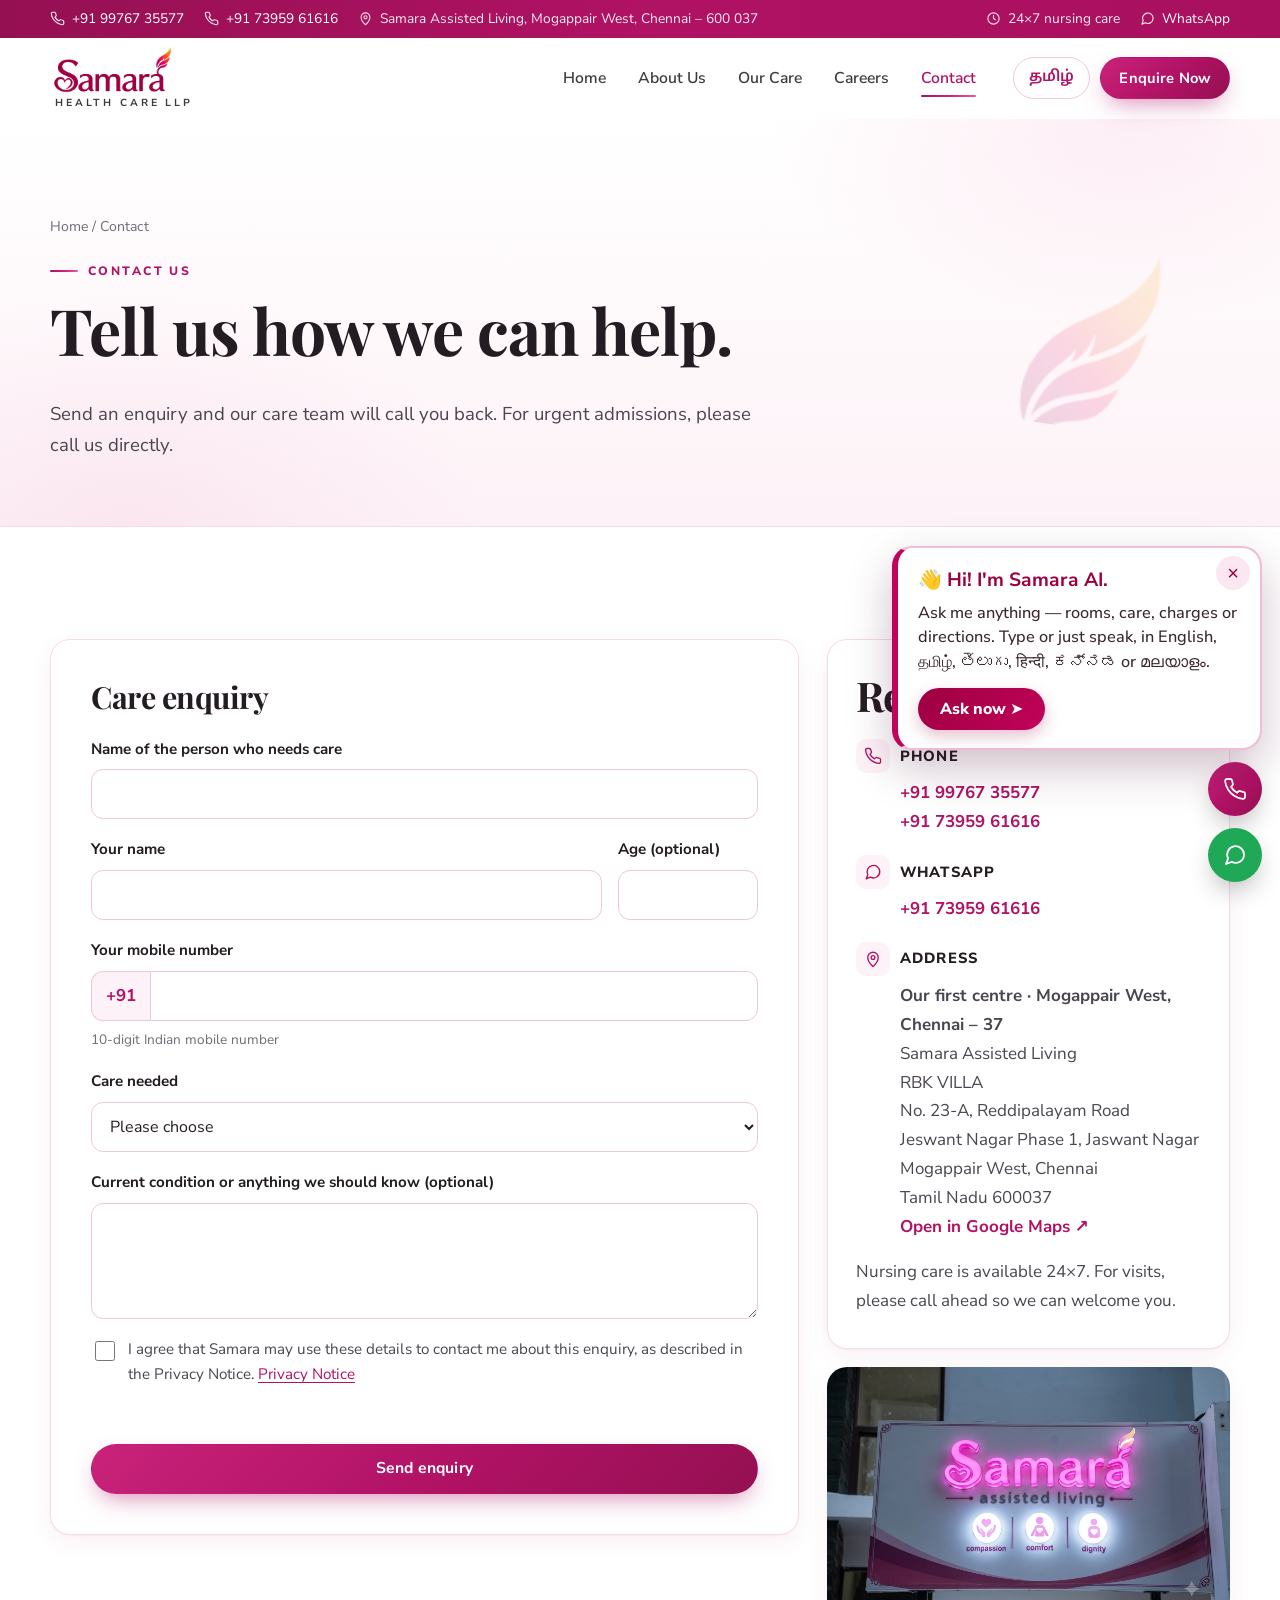
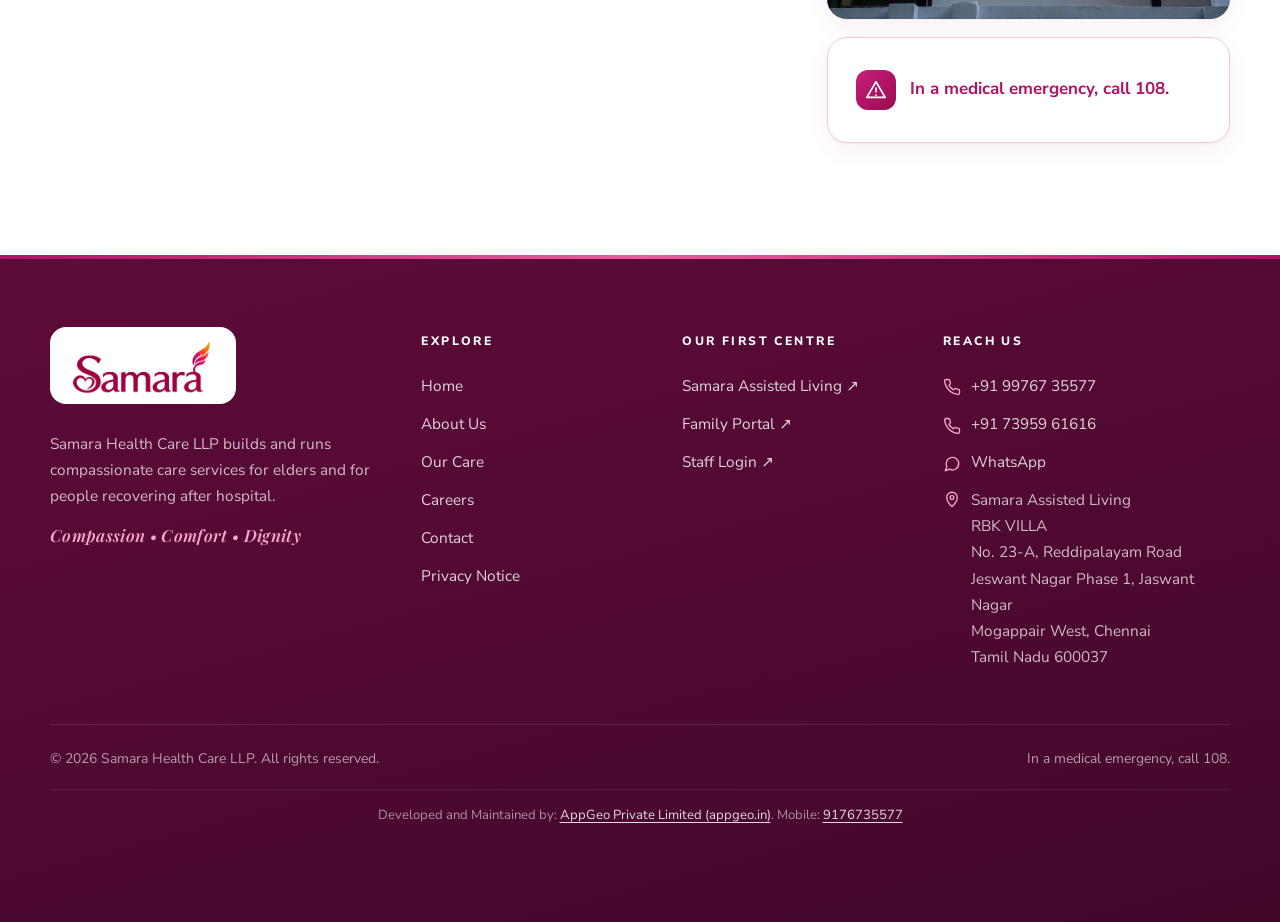
<file: contact.html>
<!doctype html>
<html lang="en">
<head>
<meta charset="utf-8">
<meta name="viewport" content="width=device-width, initial-scale=1, viewport-fit=cover">
<title>Contact &amp; Enquiry — Samara Health Care</title>
<meta name="description" content="Contact Samara Health Care — send a care enquiry, call or WhatsApp our team at Samara Assisted Living, Mogappair West, Chennai.">
<meta name="robots" content="index, follow, max-image-preview:large">
<link rel="canonical" href="https://samarahealth.in/contact.html">
<meta name="theme-color" content="#b01264">
<meta name="color-scheme" content="light">
<meta property="og:type" content="website">
<meta property="og:site_name" content="Samara Health Care">
<meta property="og:title" content="Contact &amp; Enquiry — Samara Health Care">
<meta property="og:description" content="Contact Samara Health Care — send a care enquiry, call or WhatsApp our team at Samara Assisted Living, Mogappair West, Chennai.">
<meta property="og:url" content="https://samarahealth.in/contact.html">
<meta property="og:image" content="https://samarahealth.in/assets/photos/centre-signboard.jpg">
<meta property="og:locale" content="en_IN">
<meta name="twitter:card" content="summary_large_image">
<meta name="twitter:title" content="Contact &amp; Enquiry — Samara Health Care">
<meta name="twitter:description" content="Contact Samara Health Care — send a care enquiry, call or WhatsApp our team at Samara Assisted Living, Mogappair West, Chennai.">
<meta name="twitter:image" content="https://samarahealth.in/assets/photos/centre-signboard.jpg">
<link rel="icon" type="image/png" href="assets/favicon.png">
<link rel="apple-touch-icon" href="assets/apple-touch-icon.png">
<link rel="preconnect" href="https://fonts.googleapis.com">
<link rel="preconnect" href="https://fonts.gstatic.com" crossorigin>
<link href="https://fonts.googleapis.com/css2?family=Playfair+Display:ital,wght@0,600;0,700;0,800;1,600&family=Nunito+Sans:opsz,wght@6..12,400;6..12,500;6..12,600;6..12,700;6..12,800&family=Noto+Sans+Tamil:wght@400;500;600;700&family=Noto+Serif+Tamil:wght@600;700&display=swap" rel="stylesheet">
<link rel="stylesheet" href="css/site.css?v=2.12.0">
<link rel="stylesheet" href="css/samara-ai.css?v=2.12.0">
<script>document.documentElement.classList.add('js')</script>

</head>
<body data-title="con.title">
<a class="skip" href="#main">Skip to content</a>
<div class="topbar">
  <div class="wrap">
    <div class="tb-left">
      <a class="tb-item" href="tel:+919976735577"><svg class="ic" viewBox="0 0 24 24" aria-hidden="true" fill="none" stroke="currentColor" stroke-width="1.8" stroke-linecap="round" stroke-linejoin="round"><path d="M22 16.9v3a2 2 0 0 1-2.2 2 19.8 19.8 0 0 1-8.6-3.1 19.5 19.5 0 0 1-6-6A19.8 19.8 0 0 1 2.1 4.2 2 2 0 0 1 4.1 2h3a2 2 0 0 1 2 1.7c.1.9.4 1.8.7 2.7a2 2 0 0 1-.5 2.1L8 9.8a16 16 0 0 0 6 6l1.3-1.3a2 2 0 0 1 2.1-.4c.9.3 1.8.6 2.7.7a2 2 0 0 1 1.9 2z"/></svg>+91 99767 35577</a>
      <a class="tb-item tb-mail" href="tel:+917395961616"><svg class="ic" viewBox="0 0 24 24" aria-hidden="true" fill="none" stroke="currentColor" stroke-width="1.8" stroke-linecap="round" stroke-linejoin="round"><path d="M22 16.9v3a2 2 0 0 1-2.2 2 19.8 19.8 0 0 1-8.6-3.1 19.5 19.5 0 0 1-6-6A19.8 19.8 0 0 1 2.1 4.2 2 2 0 0 1 4.1 2h3a2 2 0 0 1 2 1.7c.1.9.4 1.8.7 2.7a2 2 0 0 1-.5 2.1L8 9.8a16 16 0 0 0 6 6l1.3-1.3a2 2 0 0 1 2.1-.4c.9.3 1.8.6 2.7.7a2 2 0 0 1 1.9 2z"/></svg>+91 73959 61616</a>
      <span class="tb-item tb-addr"><svg class="ic" viewBox="0 0 24 24" aria-hidden="true" fill="none" stroke="currentColor" stroke-width="1.8" stroke-linecap="round" stroke-linejoin="round"><path d="M12 22s7-6.3 7-12a7 7 0 1 0-14 0c0 5.7 7 12 7 12z"/><circle cx="12" cy="10" r="2.5"/></svg><span data-i18n="addr.line">Samara Assisted Living, Mogappair West, Chennai – 600 037</span></span>
    </div>
    <div class="tb-right">
      <span class="tb-item hide-sm"><svg class="ic" viewBox="0 0 24 24" aria-hidden="true" fill="none" stroke="currentColor" stroke-width="1.8" stroke-linecap="round" stroke-linejoin="round"><circle cx="12" cy="12" r="9"/><path d="M12 7v5l3 2"/></svg><span data-i18n="top.care">24×7 nursing care</span></span>
      <a class="tb-item" href="https://wa.me/917395961616" rel="noopener"><svg class="ic" viewBox="0 0 24 24" aria-hidden="true" fill="none" stroke="currentColor" stroke-width="1.8" stroke-linecap="round" stroke-linejoin="round"><path d="M21 11.5a8.4 8.4 0 0 1-12.3 7.4L3 21l2.1-5.6A8.4 8.4 0 1 1 21 11.5z"/></svg>WhatsApp</a>
    </div>
  </div>
</div>
<header class="site-header" id="site-header">
  <div class="wrap nav-row">
    <a class="brand" href="index.html" aria-label="Samara Health Care — home">
      <img src="assets/samara-mark.png" alt="Samara" width="720" height="258">
      <span class="brand-sub" data-i18n="brand.sub">Health Care LLP</span>
    </a>
    <nav class="main-nav" id="main-nav" aria-label="Main">
      <ul><li><a href="index.html"><span data-i18n="nav.home">Home</span></a></li><li><a href="about.html"><span data-i18n="nav.about">About Us</span></a></li><li><a href="services.html"><span data-i18n="nav.services">Our Care</span></a></li><li><a href="careers.html"><span data-i18n="nav.careers">Careers</span></a></li><li><a href="contact.html" aria-current="page"><span data-i18n="nav.contact">Contact</span></a></li></ul>
    </nav>
    <div class="nav-actions">
      <button type="button" class="lang-btn" id="lang-btn" data-i18n-aria="lang.label" aria-label="Switch to Tamil"><span data-i18n="lang.switch">தமிழ்</span></button>
      <a class="btn btn-primary btn-sm hide-sm" href="contact.html#enquiry"><span data-i18n="nav.enquire">Enquire Now</span></a>
      <button type="button" class="menu-btn" id="menu-btn" aria-controls="main-nav" aria-expanded="false"><span class="bars" aria-hidden="true"></span><span class="sr" data-i18n="menu.open">Menu</span></button>
    </div>
  </div>
</header>
<main id="main">
<section class="page-head">
  <div class="wrap">
    <img src="assets/samara-feather.png" alt="" width="85" height="120" aria-hidden="true" class="ph-feather">
    <div class="narrow" style="margin-inline:0">
      <p class="crumbs"><a href="index.html"><span data-i18n="nav.home">Home</span></a> / <span data-i18n="nav.contact">Contact</span></p>
      <p class="kicker" data-i18n="con.k">Contact us</p>
      <h1 data-i18n="con.h1">Tell us how we can help.</h1>
      <p class="lead" data-i18n="con.lead">Send an enquiry and our care team will call you back. For urgent admissions, please call us directly.</p>
    </div>
  </div>
</section>
<section class="section">
  <div class="wrap contact-grid">
    <form class="card form" id="enquiry" novalidate>
      <h2 data-i18n="con.form.h">Care enquiry</h2>
      <div class="field">
        <label for="f-resident" data-i18n="f.resident">Name of the person who needs care</label>
        <input id="f-resident" name="resident" autocomplete="off" maxlength="120" required>
      </div>
      <div class="field-row">
        <div class="field">
          <label for="f-contact" data-i18n="f.contact">Your name</label>
          <input id="f-contact" name="contact" autocomplete="name" maxlength="120" required>
        </div>
        <div class="field field-sm">
          <label for="f-age" data-i18n="f.age">Age (optional)</label>
          <input id="f-age" name="age" type="number" inputmode="numeric" min="0" max="120">
        </div>
      </div>
      <div class="field">
        <label for="f-mobile" data-i18n="f.mobile">Your mobile number</label>
        <div class="phone-input"><span>+91</span><input id="f-mobile" name="mobile" type="tel" inputmode="numeric" autocomplete="tel-national" maxlength="14" required aria-describedby="f-mobile-hint"></div>
        <small id="f-mobile-hint" data-i18n="f.mobile.hint">10-digit Indian mobile number</small>
      </div>
      <div class="field">
        <label for="f-care" data-i18n="f.care">Care needed</label>
        <select id="f-care" name="care" required><option value="" data-i18n="f.care.0">Please choose</option><option value="Elderly care / assisted living" data-i18n="f.care.1">Elderly care / assisted living</option><option value="Recovery after hospital discharge" data-i18n="f.care.2">Recovery after hospital discharge</option><option value="Short stay / respite" data-i18n="f.care.3">Short stay / respite</option><option value="Physiotherapy support" data-i18n="f.care.4">Physiotherapy support</option><option value="Special / dedicated nurse" data-i18n="f.care.5">Special / dedicated nurse</option><option value="Something else" data-i18n="f.care.6">Something else</option></select>
      </div>
      <div class="field">
        <label for="f-msg" data-i18n="f.msg">Current condition or anything we should know (optional)</label>
        <textarea id="f-msg" name="message" rows="4" maxlength="1500"></textarea>
      </div>
      <div class="hp" aria-hidden="true"><label for="f-website">Website</label><input id="f-website" name="website" tabindex="-1" autocomplete="off"></div>
      <label class="consent"><input type="checkbox" id="f-consent" name="consent" required> <span><span data-i18n="f.consent">I agree that Samara may use these details to contact me about this enquiry, as described in the Privacy Notice.</span> <a href="privacy.html" data-i18n="footer.privacy">Privacy Notice</a></span></label>
      <p class="form-msg" id="form-msg" role="status" aria-live="polite"></p>
      <button class="btn btn-primary btn-block" type="submit" id="f-send"><span data-i18n="f.send">Send enquiry</span></button>
    </form>
    <aside class="contact-side">
      <div class="card">
        <h2 data-i18n="con.info.h">Reach us directly</h2>
        <dl class="info">
          <dt><svg class="ic" viewBox="0 0 24 24" aria-hidden="true" fill="none" stroke="currentColor" stroke-width="1.8" stroke-linecap="round" stroke-linejoin="round"><path d="M22 16.9v3a2 2 0 0 1-2.2 2 19.8 19.8 0 0 1-8.6-3.1 19.5 19.5 0 0 1-6-6A19.8 19.8 0 0 1 2.1 4.2 2 2 0 0 1 4.1 2h3a2 2 0 0 1 2 1.7c.1.9.4 1.8.7 2.7a2 2 0 0 1-.5 2.1L8 9.8a16 16 0 0 0 6 6l1.3-1.3a2 2 0 0 1 2.1-.4c.9.3 1.8.6 2.7.7a2 2 0 0 1 1.9 2z"/></svg><span data-i18n="con.phone">Phone</span></dt>
          <dd><a href="tel:+919976735577">+91 99767 35577</a><br><a href="tel:+917395961616">+91 73959 61616</a></dd>
          <dt><svg class="ic" viewBox="0 0 24 24" aria-hidden="true" fill="none" stroke="currentColor" stroke-width="1.8" stroke-linecap="round" stroke-linejoin="round"><path d="M21 11.5a8.4 8.4 0 0 1-12.3 7.4L3 21l2.1-5.6A8.4 8.4 0 1 1 21 11.5z"/></svg><span data-i18n="con.wa">WhatsApp</span></dt>
          <dd><a href="https://wa.me/917395961616" rel="noopener">+91 73959 61616</a></dd>
          <dt><svg class="ic" viewBox="0 0 24 24" aria-hidden="true" fill="none" stroke="currentColor" stroke-width="1.8" stroke-linecap="round" stroke-linejoin="round"><path d="M12 22s7-6.3 7-12a7 7 0 1 0-14 0c0 5.7 7 12 7 12z"/><circle cx="12" cy="10" r="2.5"/></svg><span data-i18n="con.addr">Address</span></dt>
          <dd><strong data-i18n="addr.first">Our first centre · Mogappair West, Chennai – 37</strong><br><span data-i18n="addr.full" style="white-space:pre-line">Samara Assisted Living
RBK VILLA
No. 23-A, Reddipalayam Road
Jeswant Nagar Phase 1, Jaswant Nagar
Mogappair West, Chennai
Tamil Nadu 600037</span><br><a href="https://maps.app.goo.gl/NwdW9T6WFnosJg8V7?g_st=iw" rel="noopener"><span data-i18n="con.map">Open in Google Maps</span> ↗</a></dd>
        </dl>
        <p class="muted" data-i18n="con.hours">Nursing care is available 24×7. For visits, please call ahead so we can welcome you.</p>
      </div>
      <figure class="contact-photo" style="margin:0"><picture><source srcset="assets/photos/centre-signboard.webp" type="image/webp"><img src="assets/photos/centre-signboard.jpg" alt="Samara Assisted Living signboard, Mogappair" width="1600" height="1066" loading="lazy" decoding="async"></picture></figure>
      <div class="card emergency"><svg class="ic" viewBox="0 0 24 24" aria-hidden="true" fill="none" stroke="currentColor" stroke-width="1.8" stroke-linecap="round" stroke-linejoin="round"><path d="M12 3 2 20h20L12 3z"/><path d="M12 10v4M12 17.5v.5"/></svg><p data-i18n="footer.emergency">In a medical emergency, call 108.</p></div>
    </aside>
  </div>
</section>
</main>
<footer class="site-footer">
  <div class="wrap foot-grid">
    <div class="foot-brand">
      <a class="foot-logo" href="index.html" aria-label="Samara Health Care — home"><img src="assets/samara-mark.png" alt="Samara" width="720" height="258" loading="lazy"></a>
      <p data-i18n="footer.about">Samara Health Care LLP builds and runs compassionate care services for elders and for people recovering after hospital.</p>
      <p class="foot-tag" data-i18n="tagline">Compassion • Comfort • Dignity</p>
    </div>
    <div>
      <h2 data-i18n="footer.explore">Explore</h2>
      <ul><li><a href="index.html"><span data-i18n="nav.home">Home</span></a></li><li><a href="about.html"><span data-i18n="nav.about">About Us</span></a></li><li><a href="services.html"><span data-i18n="nav.services">Our Care</span></a></li><li><a href="careers.html"><span data-i18n="nav.careers">Careers</span></a></li><li><a href="contact.html"><span data-i18n="nav.contact">Contact</span></a></li><li><a href="privacy.html"><span data-i18n="footer.privacy">Privacy Notice</span></a></li></ul>
    </div>
    <div>
      <h2 data-i18n="footer.centre">Our first centre</h2>
      <ul>
        <li><a href="https://samaraassistedliving.com/" rel="noopener">Samara Assisted Living ↗</a></li>
        <li><a href="https://family.samaraassistedliving.com" rel="noopener"><span data-i18n="footer.family">Family Portal</span> ↗</a></li>
        <li><a href="https://app.samaraassistedliving.com/" rel="noopener nofollow"><span data-i18n="footer.staff">Staff Login</span> ↗</a></li>
      </ul>
    </div>
    <div>
      <h2 data-i18n="footer.reach">Reach us</h2>
      <ul class="foot-contact">
        <li><a href="tel:+919976735577"><svg class="ic" viewBox="0 0 24 24" aria-hidden="true" fill="none" stroke="currentColor" stroke-width="1.8" stroke-linecap="round" stroke-linejoin="round"><path d="M22 16.9v3a2 2 0 0 1-2.2 2 19.8 19.8 0 0 1-8.6-3.1 19.5 19.5 0 0 1-6-6A19.8 19.8 0 0 1 2.1 4.2 2 2 0 0 1 4.1 2h3a2 2 0 0 1 2 1.7c.1.9.4 1.8.7 2.7a2 2 0 0 1-.5 2.1L8 9.8a16 16 0 0 0 6 6l1.3-1.3a2 2 0 0 1 2.1-.4c.9.3 1.8.6 2.7.7a2 2 0 0 1 1.9 2z"/></svg>+91 99767 35577</a></li>
        <li><a href="tel:+917395961616"><svg class="ic" viewBox="0 0 24 24" aria-hidden="true" fill="none" stroke="currentColor" stroke-width="1.8" stroke-linecap="round" stroke-linejoin="round"><path d="M22 16.9v3a2 2 0 0 1-2.2 2 19.8 19.8 0 0 1-8.6-3.1 19.5 19.5 0 0 1-6-6A19.8 19.8 0 0 1 2.1 4.2 2 2 0 0 1 4.1 2h3a2 2 0 0 1 2 1.7c.1.9.4 1.8.7 2.7a2 2 0 0 1-.5 2.1L8 9.8a16 16 0 0 0 6 6l1.3-1.3a2 2 0 0 1 2.1-.4c.9.3 1.8.6 2.7.7a2 2 0 0 1 1.9 2z"/></svg>+91 73959 61616</a></li>
        <li><a href="https://wa.me/917395961616" rel="noopener"><svg class="ic" viewBox="0 0 24 24" aria-hidden="true" fill="none" stroke="currentColor" stroke-width="1.8" stroke-linecap="round" stroke-linejoin="round"><path d="M21 11.5a8.4 8.4 0 0 1-12.3 7.4L3 21l2.1-5.6A8.4 8.4 0 1 1 21 11.5z"/></svg>WhatsApp</a></li>
        <li><svg class="ic" viewBox="0 0 24 24" aria-hidden="true" fill="none" stroke="currentColor" stroke-width="1.8" stroke-linecap="round" stroke-linejoin="round"><path d="M12 22s7-6.3 7-12a7 7 0 1 0-14 0c0 5.7 7 12 7 12z"/><circle cx="12" cy="10" r="2.5"/></svg><span data-i18n="addr.full" style="white-space:pre-line">Samara Assisted Living
RBK VILLA
No. 23-A, Reddipalayam Road
Jeswant Nagar Phase 1, Jaswant Nagar
Mogappair West, Chennai
Tamil Nadu 600037</span></li>
      </ul>
    </div>
  </div>
  <div class="wrap foot-base">
    <span>© <span id="year">2026</span> Samara Health Care LLP. <span data-i18n="footer.rights">All rights reserved.</span></span>
    <span data-i18n="footer.emergency">In a medical emergency, call 108.</span>
  </div>
  <div class="wrap foot-credit">
    <p>Developed and Maintained by: <a href="https://appgeo.in/" rel="noopener">AppGeo Private Limited (appgeo.in)</a>. Mobile: <a href="tel:+919176735577">9176735577</a></p>
  </div>
</footer>
<div class="float-cta" aria-label="Quick contact">
  <a class="fc fc-call" href="tel:+917395961616" data-i18n-aria="cta.call" aria-label="Call us"><svg class="ic" viewBox="0 0 24 24" aria-hidden="true" fill="none" stroke="currentColor" stroke-width="1.8" stroke-linecap="round" stroke-linejoin="round"><path d="M22 16.9v3a2 2 0 0 1-2.2 2 19.8 19.8 0 0 1-8.6-3.1 19.5 19.5 0 0 1-6-6A19.8 19.8 0 0 1 2.1 4.2 2 2 0 0 1 4.1 2h3a2 2 0 0 1 2 1.7c.1.9.4 1.8.7 2.7a2 2 0 0 1-.5 2.1L8 9.8a16 16 0 0 0 6 6l1.3-1.3a2 2 0 0 1 2.1-.4c.9.3 1.8.6 2.7.7a2 2 0 0 1 1.9 2z"/></svg></a>
  <a class="fc fc-wa" href="https://wa.me/917395961616" rel="noopener" data-i18n-aria="cta.whatsapp" aria-label="WhatsApp"><svg class="ic" viewBox="0 0 24 24" aria-hidden="true" fill="none" stroke="currentColor" stroke-width="1.8" stroke-linecap="round" stroke-linejoin="round"><path d="M21 11.5a8.4 8.4 0 0 1-12.3 7.4L3 21l2.1-5.6A8.4 8.4 0 1 1 21 11.5z"/></svg></a>
</div>
<script src="js/config.js?v=2.12.0"></script>
<script src="js/i18n.js?v=2.12.0"></script>
<script src="js/site.js?v=2.12.0"></script>
<script src="js/samara-ai.js?v=2.12.0"></script>
<script src="js/samara-speech.js?v=2.12.0"></script>
</body>
</html>
</file>
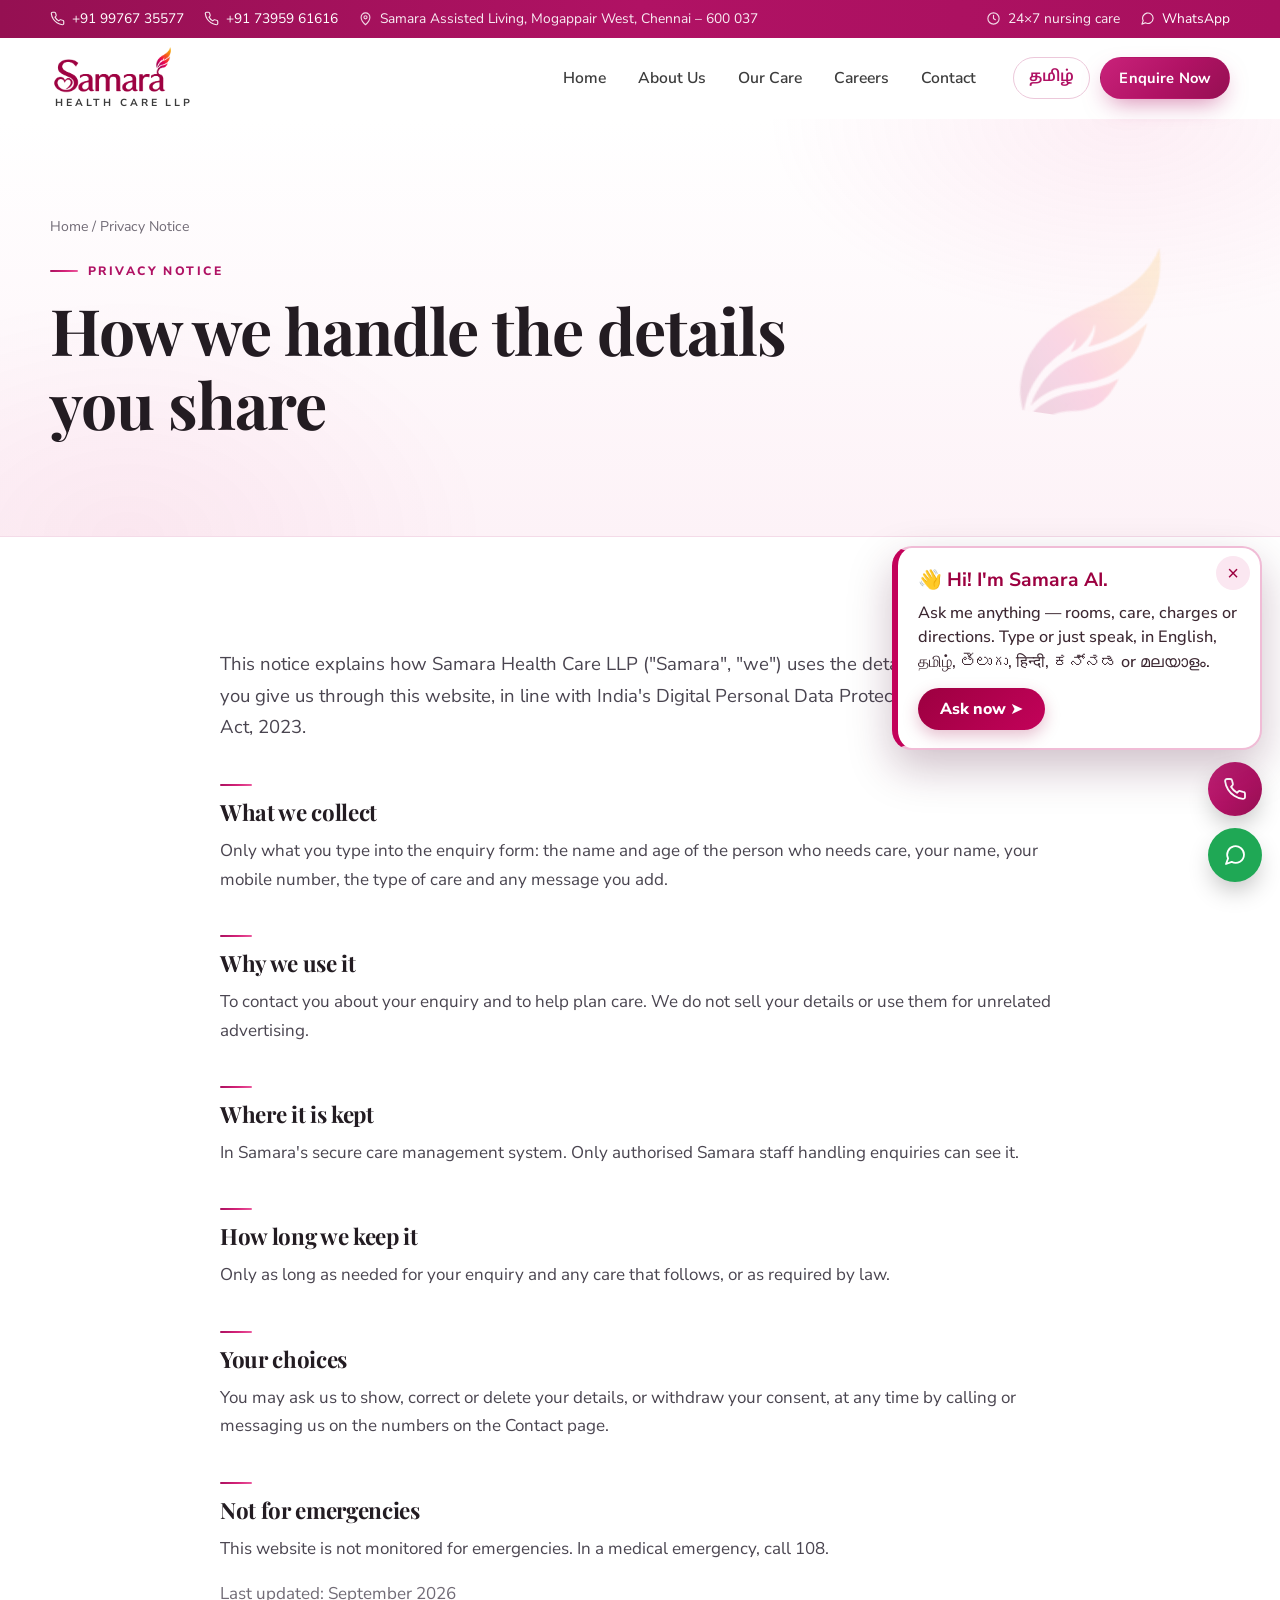
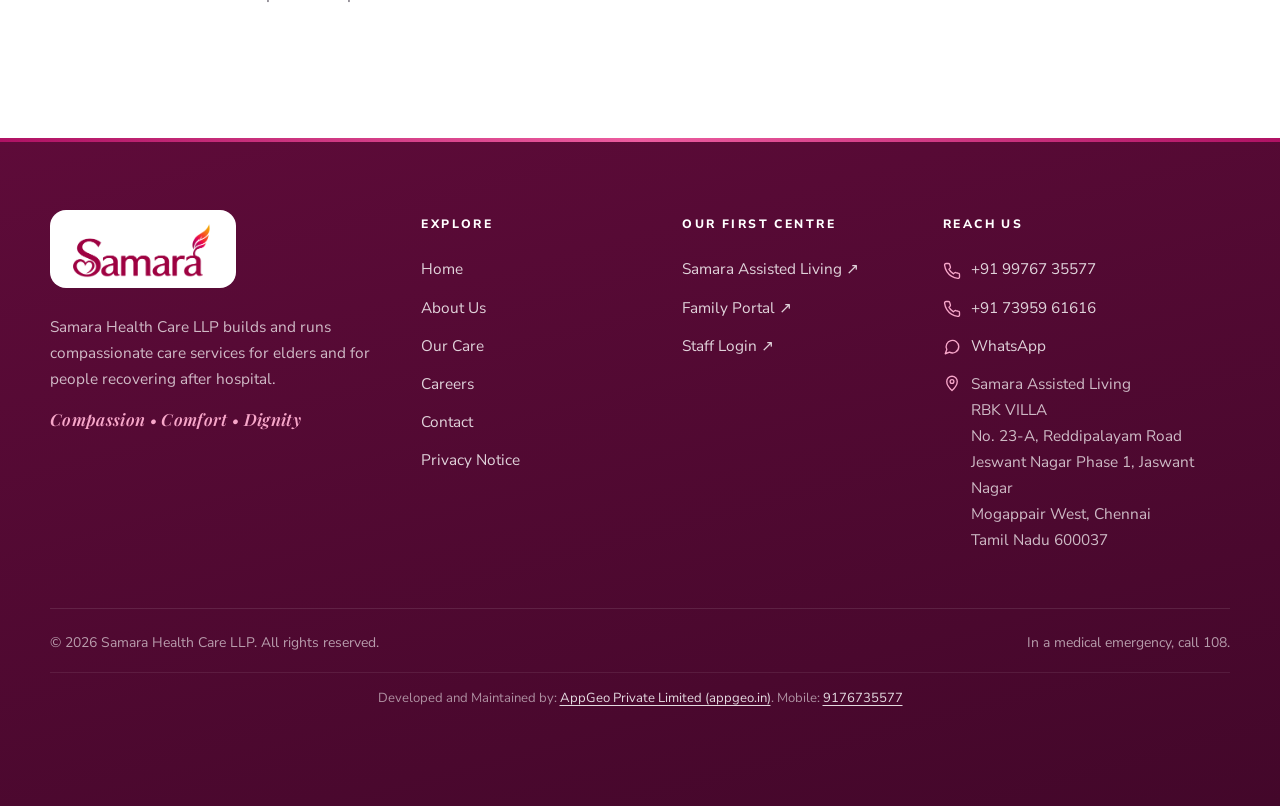
<file: privacy.html>
<!doctype html>
<html lang="en">
<head>
<meta charset="utf-8">
<meta name="viewport" content="width=device-width, initial-scale=1, viewport-fit=cover">
<title>Privacy Notice — Samara Health Care</title>
<meta name="description" content="Privacy notice for enquiries made on the Samara Health Care website.">
<meta name="robots" content="index, follow, max-image-preview:large">
<link rel="canonical" href="https://samarahealth.in/privacy.html">
<meta name="theme-color" content="#b01264">
<meta name="color-scheme" content="light">
<meta property="og:type" content="website">
<meta property="og:site_name" content="Samara Health Care">
<meta property="og:title" content="Privacy Notice — Samara Health Care">
<meta property="og:description" content="Privacy notice for enquiries made on the Samara Health Care website.">
<meta property="og:url" content="https://samarahealth.in/privacy.html">
<meta property="og:image" content="https://samarahealth.in/assets/photos/centre-signboard.jpg">
<meta property="og:locale" content="en_IN">
<meta name="twitter:card" content="summary_large_image">
<meta name="twitter:title" content="Privacy Notice — Samara Health Care">
<meta name="twitter:description" content="Privacy notice for enquiries made on the Samara Health Care website.">
<meta name="twitter:image" content="https://samarahealth.in/assets/photos/centre-signboard.jpg">
<link rel="icon" type="image/png" href="assets/favicon.png">
<link rel="apple-touch-icon" href="assets/apple-touch-icon.png">
<link rel="preconnect" href="https://fonts.googleapis.com">
<link rel="preconnect" href="https://fonts.gstatic.com" crossorigin>
<link href="https://fonts.googleapis.com/css2?family=Playfair+Display:ital,wght@0,600;0,700;0,800;1,600&family=Nunito+Sans:opsz,wght@6..12,400;6..12,500;6..12,600;6..12,700;6..12,800&family=Noto+Sans+Tamil:wght@400;500;600;700&family=Noto+Serif+Tamil:wght@600;700&display=swap" rel="stylesheet">
<link rel="stylesheet" href="css/site.css?v=2.12.0">
<link rel="stylesheet" href="css/samara-ai.css?v=2.12.0">
<script>document.documentElement.classList.add('js')</script>

</head>
<body data-title="pv.title">
<a class="skip" href="#main">Skip to content</a>
<div class="topbar">
  <div class="wrap">
    <div class="tb-left">
      <a class="tb-item" href="tel:+919976735577"><svg class="ic" viewBox="0 0 24 24" aria-hidden="true" fill="none" stroke="currentColor" stroke-width="1.8" stroke-linecap="round" stroke-linejoin="round"><path d="M22 16.9v3a2 2 0 0 1-2.2 2 19.8 19.8 0 0 1-8.6-3.1 19.5 19.5 0 0 1-6-6A19.8 19.8 0 0 1 2.1 4.2 2 2 0 0 1 4.1 2h3a2 2 0 0 1 2 1.7c.1.9.4 1.8.7 2.7a2 2 0 0 1-.5 2.1L8 9.8a16 16 0 0 0 6 6l1.3-1.3a2 2 0 0 1 2.1-.4c.9.3 1.8.6 2.7.7a2 2 0 0 1 1.9 2z"/></svg>+91 99767 35577</a>
      <a class="tb-item tb-mail" href="tel:+917395961616"><svg class="ic" viewBox="0 0 24 24" aria-hidden="true" fill="none" stroke="currentColor" stroke-width="1.8" stroke-linecap="round" stroke-linejoin="round"><path d="M22 16.9v3a2 2 0 0 1-2.2 2 19.8 19.8 0 0 1-8.6-3.1 19.5 19.5 0 0 1-6-6A19.8 19.8 0 0 1 2.1 4.2 2 2 0 0 1 4.1 2h3a2 2 0 0 1 2 1.7c.1.9.4 1.8.7 2.7a2 2 0 0 1-.5 2.1L8 9.8a16 16 0 0 0 6 6l1.3-1.3a2 2 0 0 1 2.1-.4c.9.3 1.8.6 2.7.7a2 2 0 0 1 1.9 2z"/></svg>+91 73959 61616</a>
      <span class="tb-item tb-addr"><svg class="ic" viewBox="0 0 24 24" aria-hidden="true" fill="none" stroke="currentColor" stroke-width="1.8" stroke-linecap="round" stroke-linejoin="round"><path d="M12 22s7-6.3 7-12a7 7 0 1 0-14 0c0 5.7 7 12 7 12z"/><circle cx="12" cy="10" r="2.5"/></svg><span data-i18n="addr.line">Samara Assisted Living, Mogappair West, Chennai – 600 037</span></span>
    </div>
    <div class="tb-right">
      <span class="tb-item hide-sm"><svg class="ic" viewBox="0 0 24 24" aria-hidden="true" fill="none" stroke="currentColor" stroke-width="1.8" stroke-linecap="round" stroke-linejoin="round"><circle cx="12" cy="12" r="9"/><path d="M12 7v5l3 2"/></svg><span data-i18n="top.care">24×7 nursing care</span></span>
      <a class="tb-item" href="https://wa.me/917395961616" rel="noopener"><svg class="ic" viewBox="0 0 24 24" aria-hidden="true" fill="none" stroke="currentColor" stroke-width="1.8" stroke-linecap="round" stroke-linejoin="round"><path d="M21 11.5a8.4 8.4 0 0 1-12.3 7.4L3 21l2.1-5.6A8.4 8.4 0 1 1 21 11.5z"/></svg>WhatsApp</a>
    </div>
  </div>
</div>
<header class="site-header" id="site-header">
  <div class="wrap nav-row">
    <a class="brand" href="index.html" aria-label="Samara Health Care — home">
      <img src="assets/samara-mark.png" alt="Samara" width="720" height="258">
      <span class="brand-sub" data-i18n="brand.sub">Health Care LLP</span>
    </a>
    <nav class="main-nav" id="main-nav" aria-label="Main">
      <ul><li><a href="index.html"><span data-i18n="nav.home">Home</span></a></li><li><a href="about.html"><span data-i18n="nav.about">About Us</span></a></li><li><a href="services.html"><span data-i18n="nav.services">Our Care</span></a></li><li><a href="careers.html"><span data-i18n="nav.careers">Careers</span></a></li><li><a href="contact.html"><span data-i18n="nav.contact">Contact</span></a></li></ul>
    </nav>
    <div class="nav-actions">
      <button type="button" class="lang-btn" id="lang-btn" data-i18n-aria="lang.label" aria-label="Switch to Tamil"><span data-i18n="lang.switch">தமிழ்</span></button>
      <a class="btn btn-primary btn-sm hide-sm" href="contact.html#enquiry"><span data-i18n="nav.enquire">Enquire Now</span></a>
      <button type="button" class="menu-btn" id="menu-btn" aria-controls="main-nav" aria-expanded="false"><span class="bars" aria-hidden="true"></span><span class="sr" data-i18n="menu.open">Menu</span></button>
    </div>
  </div>
</header>
<main id="main">
<section class="page-head">
  <div class="wrap">
    <img src="assets/samara-feather.png" alt="" width="85" height="120" aria-hidden="true" class="ph-feather">
    <div class="narrow" style="margin-inline:0">
      <p class="crumbs"><a href="index.html"><span data-i18n="nav.home">Home</span></a> / <span data-i18n="footer.privacy">Privacy Notice</span></p>
      <p class="kicker" data-i18n="pv.k">Privacy notice</p>
      <h1 data-i18n="pv.h1">How we handle the details you share</h1>
      
    </div>
  </div>
</section>
<section class="section">
  <div class="wrap narrow prose"><p class="lead" data-i18n="pv.p1">This notice explains how Samara Health Care LLP (&quot;Samara&quot;, &quot;we&quot;) uses the details you give us through this website, in line with India&#x27;s Digital Personal Data Protection Act, 2023.</p><h2 data-i18n="pv.h.what">What we collect</h2><p data-i18n="pv.what">Only what you type into the enquiry form: the name and age of the person who needs care, your name, your mobile number, the type of care and any message you add.</p><h2 data-i18n="pv.h.why">Why we use it</h2><p data-i18n="pv.why">To contact you about your enquiry and to help plan care. We do not sell your details or use them for unrelated advertising.</p><h2 data-i18n="pv.h.where">Where it is kept</h2><p data-i18n="pv.where">In Samara&#x27;s secure care management system. Only authorised Samara staff handling enquiries can see it.</p><h2 data-i18n="pv.h.keep">How long we keep it</h2><p data-i18n="pv.keep">Only as long as needed for your enquiry and any care that follows, or as required by law.</p><h2 data-i18n="pv.h.rights">Your choices</h2><p data-i18n="pv.rights">You may ask us to show, correct or delete your details, or withdraw your consent, at any time by calling or messaging us on the numbers on the Contact page.</p><h2 data-i18n="pv.h.em">Not for emergencies</h2><p data-i18n="pv.em">This website is not monitored for emergencies. In a medical emergency, call 108.</p><p class="muted" data-i18n="pv.updated">Last updated: September 2026</p></div>
</section>
</main>
<footer class="site-footer">
  <div class="wrap foot-grid">
    <div class="foot-brand">
      <a class="foot-logo" href="index.html" aria-label="Samara Health Care — home"><img src="assets/samara-mark.png" alt="Samara" width="720" height="258" loading="lazy"></a>
      <p data-i18n="footer.about">Samara Health Care LLP builds and runs compassionate care services for elders and for people recovering after hospital.</p>
      <p class="foot-tag" data-i18n="tagline">Compassion • Comfort • Dignity</p>
    </div>
    <div>
      <h2 data-i18n="footer.explore">Explore</h2>
      <ul><li><a href="index.html"><span data-i18n="nav.home">Home</span></a></li><li><a href="about.html"><span data-i18n="nav.about">About Us</span></a></li><li><a href="services.html"><span data-i18n="nav.services">Our Care</span></a></li><li><a href="careers.html"><span data-i18n="nav.careers">Careers</span></a></li><li><a href="contact.html"><span data-i18n="nav.contact">Contact</span></a></li><li><a href="privacy.html"><span data-i18n="footer.privacy">Privacy Notice</span></a></li></ul>
    </div>
    <div>
      <h2 data-i18n="footer.centre">Our first centre</h2>
      <ul>
        <li><a href="https://samaraassistedliving.com/" rel="noopener">Samara Assisted Living ↗</a></li>
        <li><a href="https://family.samaraassistedliving.com" rel="noopener"><span data-i18n="footer.family">Family Portal</span> ↗</a></li>
        <li><a href="https://app.samaraassistedliving.com/" rel="noopener nofollow"><span data-i18n="footer.staff">Staff Login</span> ↗</a></li>
      </ul>
    </div>
    <div>
      <h2 data-i18n="footer.reach">Reach us</h2>
      <ul class="foot-contact">
        <li><a href="tel:+919976735577"><svg class="ic" viewBox="0 0 24 24" aria-hidden="true" fill="none" stroke="currentColor" stroke-width="1.8" stroke-linecap="round" stroke-linejoin="round"><path d="M22 16.9v3a2 2 0 0 1-2.2 2 19.8 19.8 0 0 1-8.6-3.1 19.5 19.5 0 0 1-6-6A19.8 19.8 0 0 1 2.1 4.2 2 2 0 0 1 4.1 2h3a2 2 0 0 1 2 1.7c.1.9.4 1.8.7 2.7a2 2 0 0 1-.5 2.1L8 9.8a16 16 0 0 0 6 6l1.3-1.3a2 2 0 0 1 2.1-.4c.9.3 1.8.6 2.7.7a2 2 0 0 1 1.9 2z"/></svg>+91 99767 35577</a></li>
        <li><a href="tel:+917395961616"><svg class="ic" viewBox="0 0 24 24" aria-hidden="true" fill="none" stroke="currentColor" stroke-width="1.8" stroke-linecap="round" stroke-linejoin="round"><path d="M22 16.9v3a2 2 0 0 1-2.2 2 19.8 19.8 0 0 1-8.6-3.1 19.5 19.5 0 0 1-6-6A19.8 19.8 0 0 1 2.1 4.2 2 2 0 0 1 4.1 2h3a2 2 0 0 1 2 1.7c.1.9.4 1.8.7 2.7a2 2 0 0 1-.5 2.1L8 9.8a16 16 0 0 0 6 6l1.3-1.3a2 2 0 0 1 2.1-.4c.9.3 1.8.6 2.7.7a2 2 0 0 1 1.9 2z"/></svg>+91 73959 61616</a></li>
        <li><a href="https://wa.me/917395961616" rel="noopener"><svg class="ic" viewBox="0 0 24 24" aria-hidden="true" fill="none" stroke="currentColor" stroke-width="1.8" stroke-linecap="round" stroke-linejoin="round"><path d="M21 11.5a8.4 8.4 0 0 1-12.3 7.4L3 21l2.1-5.6A8.4 8.4 0 1 1 21 11.5z"/></svg>WhatsApp</a></li>
        <li><svg class="ic" viewBox="0 0 24 24" aria-hidden="true" fill="none" stroke="currentColor" stroke-width="1.8" stroke-linecap="round" stroke-linejoin="round"><path d="M12 22s7-6.3 7-12a7 7 0 1 0-14 0c0 5.7 7 12 7 12z"/><circle cx="12" cy="10" r="2.5"/></svg><span data-i18n="addr.full" style="white-space:pre-line">Samara Assisted Living
RBK VILLA
No. 23-A, Reddipalayam Road
Jeswant Nagar Phase 1, Jaswant Nagar
Mogappair West, Chennai
Tamil Nadu 600037</span></li>
      </ul>
    </div>
  </div>
  <div class="wrap foot-base">
    <span>© <span id="year">2026</span> Samara Health Care LLP. <span data-i18n="footer.rights">All rights reserved.</span></span>
    <span data-i18n="footer.emergency">In a medical emergency, call 108.</span>
  </div>
  <div class="wrap foot-credit">
    <p>Developed and Maintained by: <a href="https://appgeo.in/" rel="noopener">AppGeo Private Limited (appgeo.in)</a>. Mobile: <a href="tel:+919176735577">9176735577</a></p>
  </div>
</footer>
<div class="float-cta" aria-label="Quick contact">
  <a class="fc fc-call" href="tel:+917395961616" data-i18n-aria="cta.call" aria-label="Call us"><svg class="ic" viewBox="0 0 24 24" aria-hidden="true" fill="none" stroke="currentColor" stroke-width="1.8" stroke-linecap="round" stroke-linejoin="round"><path d="M22 16.9v3a2 2 0 0 1-2.2 2 19.8 19.8 0 0 1-8.6-3.1 19.5 19.5 0 0 1-6-6A19.8 19.8 0 0 1 2.1 4.2 2 2 0 0 1 4.1 2h3a2 2 0 0 1 2 1.7c.1.9.4 1.8.7 2.7a2 2 0 0 1-.5 2.1L8 9.8a16 16 0 0 0 6 6l1.3-1.3a2 2 0 0 1 2.1-.4c.9.3 1.8.6 2.7.7a2 2 0 0 1 1.9 2z"/></svg></a>
  <a class="fc fc-wa" href="https://wa.me/917395961616" rel="noopener" data-i18n-aria="cta.whatsapp" aria-label="WhatsApp"><svg class="ic" viewBox="0 0 24 24" aria-hidden="true" fill="none" stroke="currentColor" stroke-width="1.8" stroke-linecap="round" stroke-linejoin="round"><path d="M21 11.5a8.4 8.4 0 0 1-12.3 7.4L3 21l2.1-5.6A8.4 8.4 0 1 1 21 11.5z"/></svg></a>
</div>
<script src="js/config.js?v=2.12.0"></script>
<script src="js/i18n.js?v=2.12.0"></script>
<script src="js/site.js?v=2.12.0"></script>
<script src="js/samara-ai.js?v=2.12.0"></script>
<script src="js/samara-speech.js?v=2.12.0"></script>
</body>
</html>
</file>
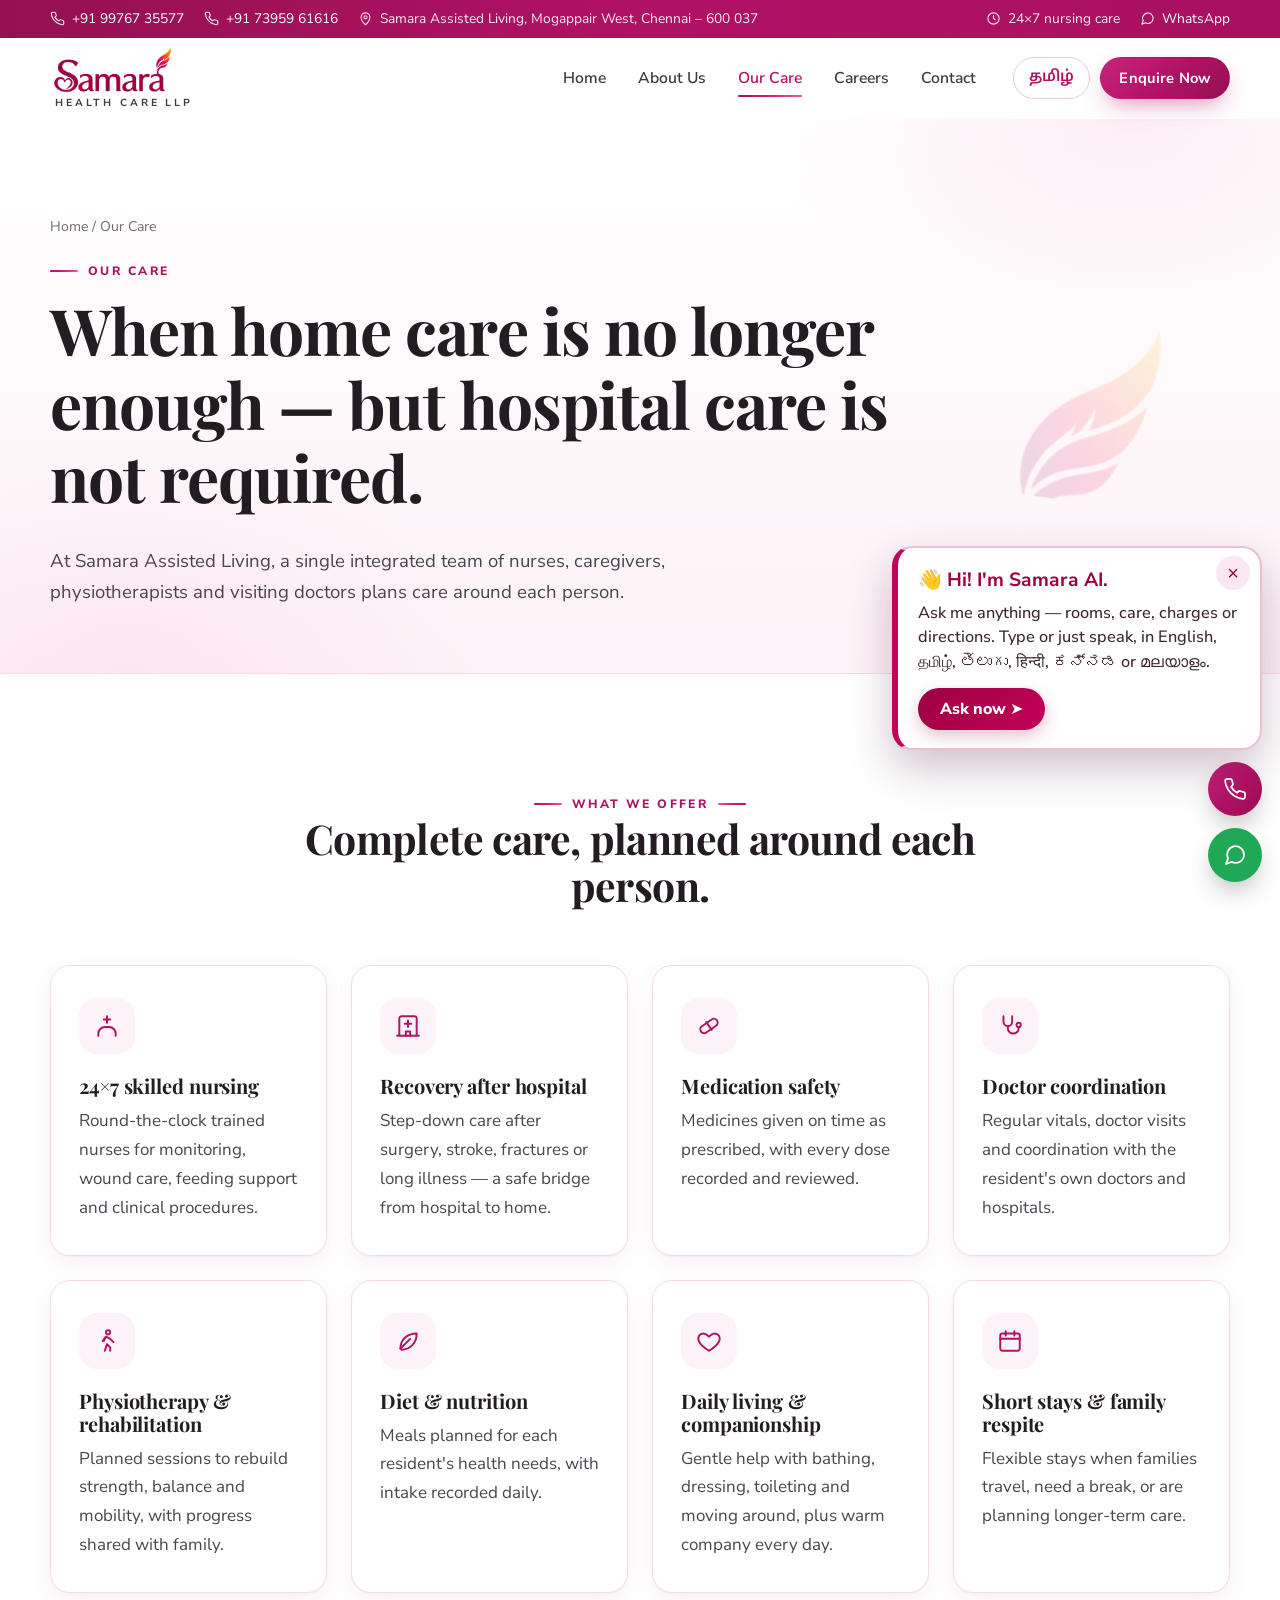
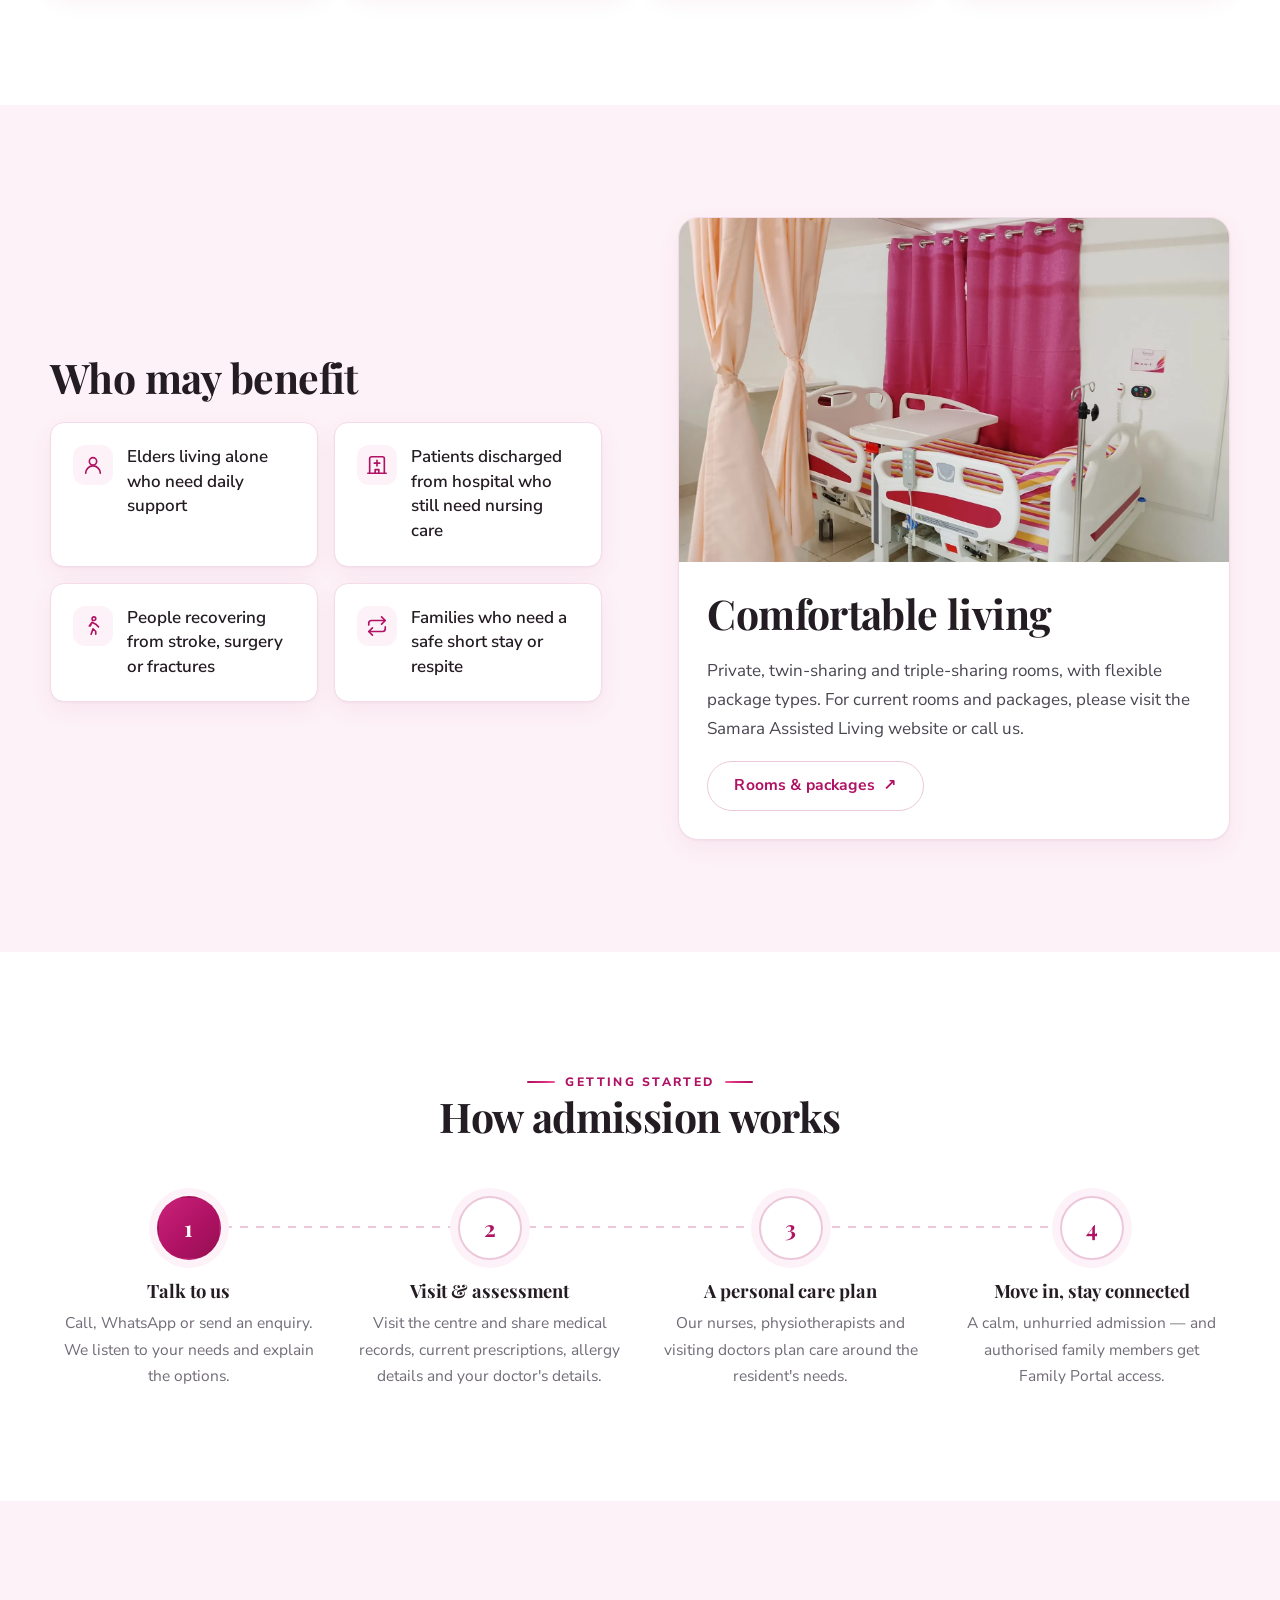
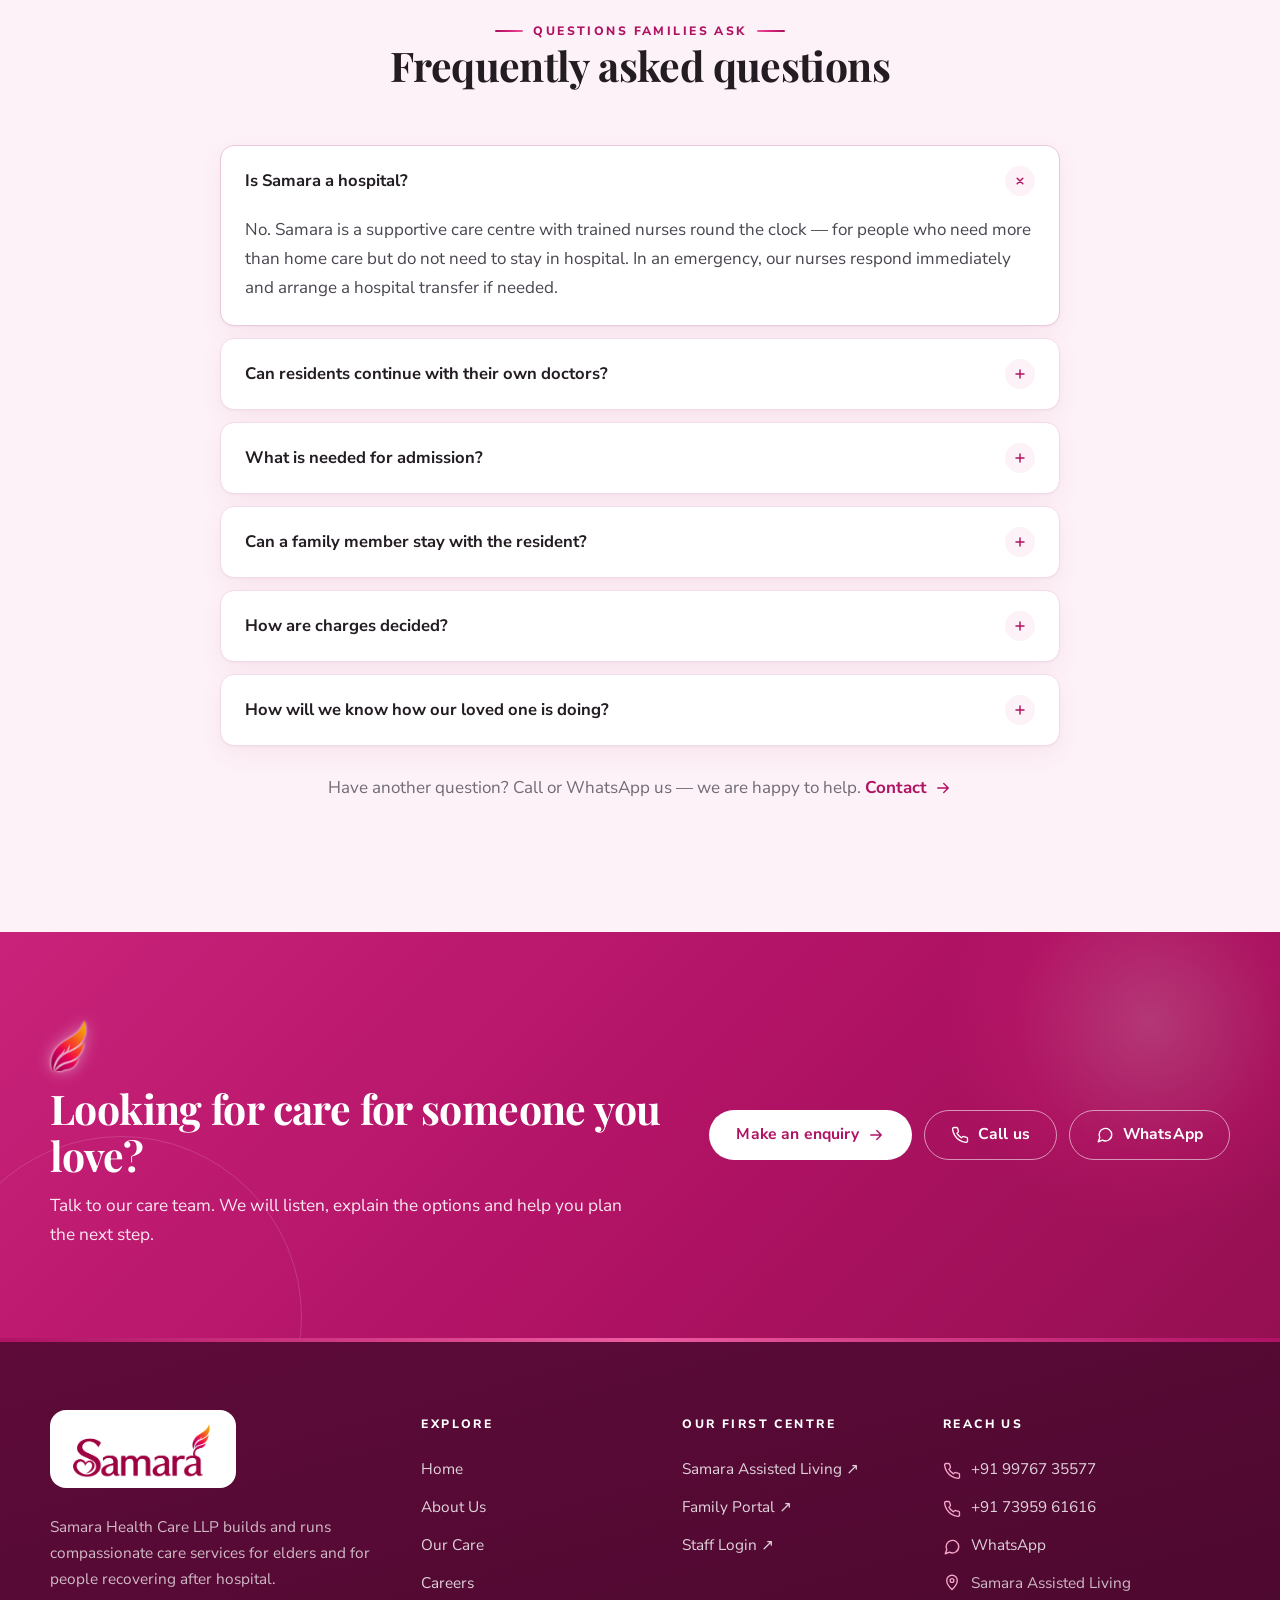
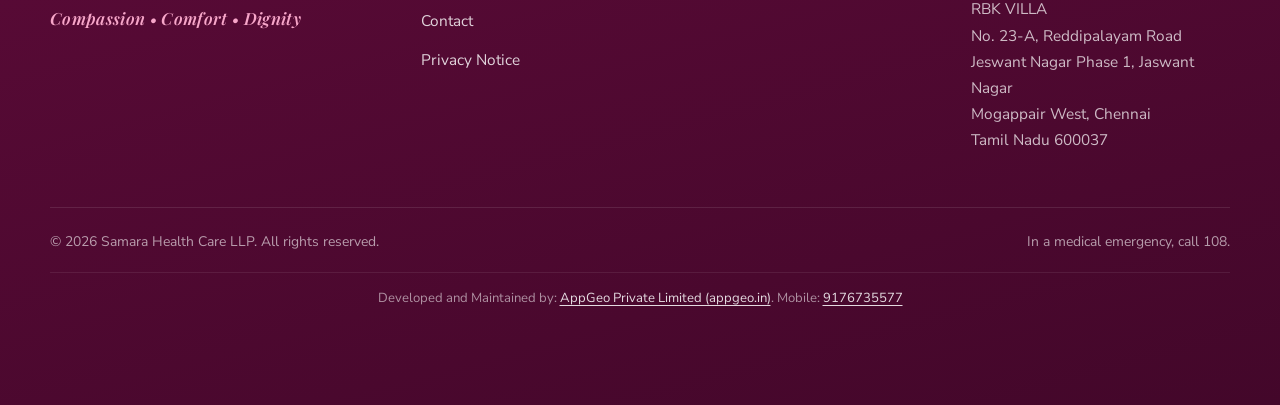
<file: services.html>
<!doctype html>
<html lang="en">
<head>
<meta charset="utf-8">
<meta name="viewport" content="width=device-width, initial-scale=1, viewport-fit=cover">
<title>Our Care — Samara Health Care</title>
<meta name="description" content="Our care at Samara Assisted Living: 24x7 nursing, post-hospital recovery, medication safety, physiotherapy, nutrition, daily living support, respite stays, admission steps and FAQs.">
<meta name="robots" content="index, follow, max-image-preview:large">
<link rel="canonical" href="https://samarahealth.in/services.html">
<meta name="theme-color" content="#b01264">
<meta name="color-scheme" content="light">
<meta property="og:type" content="website">
<meta property="og:site_name" content="Samara Health Care">
<meta property="og:title" content="Our Care — Samara Health Care">
<meta property="og:description" content="Our care at Samara Assisted Living: 24x7 nursing, post-hospital recovery, medication safety, physiotherapy, nutrition, daily living support, respite stays, admission steps and FAQs.">
<meta property="og:url" content="https://samarahealth.in/services.html">
<meta property="og:image" content="https://samarahealth.in/assets/photos/care-room-triple.jpg">
<meta property="og:locale" content="en_IN">
<meta name="twitter:card" content="summary_large_image">
<meta name="twitter:title" content="Our Care — Samara Health Care">
<meta name="twitter:description" content="Our care at Samara Assisted Living: 24x7 nursing, post-hospital recovery, medication safety, physiotherapy, nutrition, daily living support, respite stays, admission steps and FAQs.">
<meta name="twitter:image" content="https://samarahealth.in/assets/photos/care-room-triple.jpg">
<link rel="icon" type="image/png" href="assets/favicon.png">
<link rel="apple-touch-icon" href="assets/apple-touch-icon.png">
<link rel="preconnect" href="https://fonts.googleapis.com">
<link rel="preconnect" href="https://fonts.gstatic.com" crossorigin>
<link href="https://fonts.googleapis.com/css2?family=Playfair+Display:ital,wght@0,600;0,700;0,800;1,600&family=Nunito+Sans:opsz,wght@6..12,400;6..12,500;6..12,600;6..12,700;6..12,800&family=Noto+Sans+Tamil:wght@400;500;600;700&family=Noto+Serif+Tamil:wght@600;700&display=swap" rel="stylesheet">
<link rel="stylesheet" href="css/site.css?v=2.12.0">
<link rel="stylesheet" href="css/samara-ai.css?v=2.12.0">
<script>document.documentElement.classList.add('js')</script>

</head>
<body data-title="svc.title">
<a class="skip" href="#main">Skip to content</a>
<div class="topbar">
  <div class="wrap">
    <div class="tb-left">
      <a class="tb-item" href="tel:+919976735577"><svg class="ic" viewBox="0 0 24 24" aria-hidden="true" fill="none" stroke="currentColor" stroke-width="1.8" stroke-linecap="round" stroke-linejoin="round"><path d="M22 16.9v3a2 2 0 0 1-2.2 2 19.8 19.8 0 0 1-8.6-3.1 19.5 19.5 0 0 1-6-6A19.8 19.8 0 0 1 2.1 4.2 2 2 0 0 1 4.1 2h3a2 2 0 0 1 2 1.7c.1.9.4 1.8.7 2.7a2 2 0 0 1-.5 2.1L8 9.8a16 16 0 0 0 6 6l1.3-1.3a2 2 0 0 1 2.1-.4c.9.3 1.8.6 2.7.7a2 2 0 0 1 1.9 2z"/></svg>+91 99767 35577</a>
      <a class="tb-item tb-mail" href="tel:+917395961616"><svg class="ic" viewBox="0 0 24 24" aria-hidden="true" fill="none" stroke="currentColor" stroke-width="1.8" stroke-linecap="round" stroke-linejoin="round"><path d="M22 16.9v3a2 2 0 0 1-2.2 2 19.8 19.8 0 0 1-8.6-3.1 19.5 19.5 0 0 1-6-6A19.8 19.8 0 0 1 2.1 4.2 2 2 0 0 1 4.1 2h3a2 2 0 0 1 2 1.7c.1.9.4 1.8.7 2.7a2 2 0 0 1-.5 2.1L8 9.8a16 16 0 0 0 6 6l1.3-1.3a2 2 0 0 1 2.1-.4c.9.3 1.8.6 2.7.7a2 2 0 0 1 1.9 2z"/></svg>+91 73959 61616</a>
      <span class="tb-item tb-addr"><svg class="ic" viewBox="0 0 24 24" aria-hidden="true" fill="none" stroke="currentColor" stroke-width="1.8" stroke-linecap="round" stroke-linejoin="round"><path d="M12 22s7-6.3 7-12a7 7 0 1 0-14 0c0 5.7 7 12 7 12z"/><circle cx="12" cy="10" r="2.5"/></svg><span data-i18n="addr.line">Samara Assisted Living, Mogappair West, Chennai – 600 037</span></span>
    </div>
    <div class="tb-right">
      <span class="tb-item hide-sm"><svg class="ic" viewBox="0 0 24 24" aria-hidden="true" fill="none" stroke="currentColor" stroke-width="1.8" stroke-linecap="round" stroke-linejoin="round"><circle cx="12" cy="12" r="9"/><path d="M12 7v5l3 2"/></svg><span data-i18n="top.care">24×7 nursing care</span></span>
      <a class="tb-item" href="https://wa.me/917395961616" rel="noopener"><svg class="ic" viewBox="0 0 24 24" aria-hidden="true" fill="none" stroke="currentColor" stroke-width="1.8" stroke-linecap="round" stroke-linejoin="round"><path d="M21 11.5a8.4 8.4 0 0 1-12.3 7.4L3 21l2.1-5.6A8.4 8.4 0 1 1 21 11.5z"/></svg>WhatsApp</a>
    </div>
  </div>
</div>
<header class="site-header" id="site-header">
  <div class="wrap nav-row">
    <a class="brand" href="index.html" aria-label="Samara Health Care — home">
      <img src="assets/samara-mark.png" alt="Samara" width="720" height="258">
      <span class="brand-sub" data-i18n="brand.sub">Health Care LLP</span>
    </a>
    <nav class="main-nav" id="main-nav" aria-label="Main">
      <ul><li><a href="index.html"><span data-i18n="nav.home">Home</span></a></li><li><a href="about.html"><span data-i18n="nav.about">About Us</span></a></li><li><a href="services.html" aria-current="page"><span data-i18n="nav.services">Our Care</span></a></li><li><a href="careers.html"><span data-i18n="nav.careers">Careers</span></a></li><li><a href="contact.html"><span data-i18n="nav.contact">Contact</span></a></li></ul>
    </nav>
    <div class="nav-actions">
      <button type="button" class="lang-btn" id="lang-btn" data-i18n-aria="lang.label" aria-label="Switch to Tamil"><span data-i18n="lang.switch">தமிழ்</span></button>
      <a class="btn btn-primary btn-sm hide-sm" href="contact.html#enquiry"><span data-i18n="nav.enquire">Enquire Now</span></a>
      <button type="button" class="menu-btn" id="menu-btn" aria-controls="main-nav" aria-expanded="false"><span class="bars" aria-hidden="true"></span><span class="sr" data-i18n="menu.open">Menu</span></button>
    </div>
  </div>
</header>
<main id="main">
<section class="page-head">
  <div class="wrap">
    <img src="assets/samara-feather.png" alt="" width="85" height="120" aria-hidden="true" class="ph-feather">
    <div class="narrow" style="margin-inline:0">
      <p class="crumbs"><a href="index.html"><span data-i18n="nav.home">Home</span></a> / <span data-i18n="nav.services">Our Care</span></p>
      <p class="kicker" data-i18n="svc.k">Our care</p>
      <h1 data-i18n="svc.h1">When home care is no longer enough — but hospital care is not required.</h1>
      <p class="lead" data-i18n="svc.lead">At Samara Assisted Living, a single integrated team of nurses, caregivers, physiotherapists and visiting doctors plans care around each person.</p>
    </div>
  </div>
</section>
<section class="section">
  <div class="wrap">
    <div class="sec-head reveal"><p class="kicker" data-i18n="svc.list.k">What we offer</p><h2 data-i18n="svc.list.h">Complete care, planned around each person.</h2></div>
    <div class="cards four"><article class="card lift reveal d0"><span class="ic-badge"><svg class="ic" viewBox="0 0 24 24" aria-hidden="true" fill="none" stroke="currentColor" stroke-width="1.8" stroke-linecap="round" stroke-linejoin="round"><path d="M12 3v6M9 6h6"/><path d="M4 21v-2a6 6 0 0 1 6-6h4a6 6 0 0 1 6 6v2"/></svg></span><h3 data-i18n="svc.s1.h">24×7 skilled nursing</h3><p data-i18n="svc.s1.p">Round-the-clock trained nurses for monitoring, wound care, feeding support and clinical procedures.</p></article><article class="card lift reveal d1"><span class="ic-badge"><svg class="ic" viewBox="0 0 24 24" aria-hidden="true" fill="none" stroke="currentColor" stroke-width="1.8" stroke-linecap="round" stroke-linejoin="round"><path d="M4 21V5a2 2 0 0 1 2-2h12a2 2 0 0 1 2 2v16M2 21h20M12 7v6M9 10h6"/><path d="M10 21v-4h4v4"/></svg></span><h3 data-i18n="svc.s2.h">Recovery after hospital</h3><p data-i18n="svc.s2.p">Step-down care after surgery, stroke, fractures or long illness — a safe bridge from hospital to home.</p></article><article class="card lift reveal d2"><span class="ic-badge"><svg class="ic" viewBox="0 0 24 24" aria-hidden="true" fill="none" stroke="currentColor" stroke-width="1.8" stroke-linecap="round" stroke-linejoin="round"><rect x="3" y="8.5" width="18" height="7" rx="3.5" transform="rotate(-35 12 12)"/><path d="m9.5 8.4 5 7.2"/></svg></span><h3 data-i18n="svc.s3.h">Medication safety</h3><p data-i18n="svc.s3.p">Medicines given on time as prescribed, with every dose recorded and reviewed.</p></article><article class="card lift reveal d3"><span class="ic-badge"><svg class="ic" viewBox="0 0 24 24" aria-hidden="true" fill="none" stroke="currentColor" stroke-width="1.8" stroke-linecap="round" stroke-linejoin="round"><path d="M6 3v5a4 4 0 0 0 8 0V3"/><path d="M10 12v2a5 5 0 0 0 10 0v-1"/><circle cx="20" cy="11" r="2"/></svg></span><h3 data-i18n="svc.s4.h">Doctor coordination</h3><p data-i18n="svc.s4.p">Regular vitals, doctor visits and coordination with the resident&#x27;s own doctors and hospitals.</p></article><article class="card lift reveal d0"><span class="ic-badge"><svg class="ic" viewBox="0 0 24 24" aria-hidden="true" fill="none" stroke="currentColor" stroke-width="1.8" stroke-linecap="round" stroke-linejoin="round"><circle cx="13" cy="4" r="2"/><path d="m10 21 2-6 3 3v3M9 12l2-4 4 2 3 3M11 8l-3 4"/></svg></span><h3 data-i18n="svc.s5.h">Physiotherapy &amp; rehabilitation</h3><p data-i18n="svc.s5.p">Planned sessions to rebuild strength, balance and mobility, with progress shared with family.</p></article><article class="card lift reveal d1"><span class="ic-badge"><svg class="ic" viewBox="0 0 24 24" aria-hidden="true" fill="none" stroke="currentColor" stroke-width="1.8" stroke-linecap="round" stroke-linejoin="round"><path d="M5 19c0-8 6-14 15-14 0 9-6 15-14 15"/><path d="M5 19 14 10"/></svg></span><h3 data-i18n="svc.s6.h">Diet &amp; nutrition</h3><p data-i18n="svc.s6.p">Meals planned for each resident&#x27;s health needs, with intake recorded daily.</p></article><article class="card lift reveal d2"><span class="ic-badge"><svg class="ic" viewBox="0 0 24 24" aria-hidden="true" fill="none" stroke="currentColor" stroke-width="1.8" stroke-linecap="round" stroke-linejoin="round"><path d="M12 21s-7.5-4.6-9.5-9.2C1.1 8.4 3.3 5 6.8 5c2 0 3.5 1.1 5.2 3 1.7-1.9 3.2-3 5.2-3 3.5 0 5.7 3.4 4.3 6.8C19.5 16.4 12 21 12 21z"/></svg></span><h3 data-i18n="svc.s7.h">Daily living &amp; companionship</h3><p data-i18n="svc.s7.p">Gentle help with bathing, dressing, toileting and moving around, plus warm company every day.</p></article><article class="card lift reveal d3"><span class="ic-badge"><svg class="ic" viewBox="0 0 24 24" aria-hidden="true" fill="none" stroke="currentColor" stroke-width="1.8" stroke-linecap="round" stroke-linejoin="round"><rect x="3" y="5" width="18" height="16" rx="2"/><path d="M3 10h18M8 3v4M16 3v4"/></svg></span><h3 data-i18n="svc.s8.h">Short stays &amp; family respite</h3><p data-i18n="svc.s8.p">Flexible stays when families travel, need a break, or are planning longer-term care.</p></article></div>
  </div>
</section>
<section class="section tint">
  <div class="wrap split">
    <div class="reveal">
      <h2 data-i18n="svc.who.h">Who may benefit</h2>
      <ul class="who-list">
        <li><svg class="ic" viewBox="0 0 24 24" aria-hidden="true" fill="none" stroke="currentColor" stroke-width="1.8" stroke-linecap="round" stroke-linejoin="round"><circle cx="12" cy="8" r="4"/><path d="M4 21a8 8 0 0 1 16 0"/></svg><span data-i18n="svc.who1">Elders living alone who need daily support</span></li>
        <li><svg class="ic" viewBox="0 0 24 24" aria-hidden="true" fill="none" stroke="currentColor" stroke-width="1.8" stroke-linecap="round" stroke-linejoin="round"><path d="M4 21V5a2 2 0 0 1 2-2h12a2 2 0 0 1 2 2v16M2 21h20M12 7v6M9 10h6"/><path d="M10 21v-4h4v4"/></svg><span data-i18n="svc.who2">Patients discharged from hospital who still need nursing care</span></li>
        <li><svg class="ic" viewBox="0 0 24 24" aria-hidden="true" fill="none" stroke="currentColor" stroke-width="1.8" stroke-linecap="round" stroke-linejoin="round"><circle cx="13" cy="4" r="2"/><path d="m10 21 2-6 3 3v3M9 12l2-4 4 2 3 3M11 8l-3 4"/></svg><span data-i18n="svc.who3">People recovering from stroke, surgery or fractures</span></li>
        <li><svg class="ic" viewBox="0 0 24 24" aria-hidden="true" fill="none" stroke="currentColor" stroke-width="1.8" stroke-linecap="round" stroke-linejoin="round"><path d="M17 2l4 4-4 4"/><path d="M3 11V9a3 3 0 0 1 3-3h15M7 22l-4-4 4-4"/><path d="M21 13v2a3 3 0 0 1-3 3H3"/></svg><span data-i18n="svc.who4">Families who need a safe short stay or respite</span></li>
      </ul>
    </div>
    <article class="card card-media reveal d1">
      <picture><source srcset="assets/photos/care-room-single.webp" type="image/webp"><img src="assets/photos/care-room-single.jpg" alt="A single care room at Samara with an adjustable bed and nurse-call panel" width="1600" height="1200" loading="lazy" decoding="async"></picture>
      <div class="card-body">
        <h2 data-i18n="svc.rooms.h">Comfortable living</h2>
        <p data-i18n="svc.rooms.p">Private, twin-sharing and triple-sharing rooms, with flexible package types. For current rooms and packages, please visit the Samara Assisted Living website or call us.</p>
        <a class="btn btn-outline" href="https://samaraassistedliving.com/rooms.html" rel="noopener"><span data-i18n="svc.rooms.cta">Rooms &amp; packages</span> ↗</a>
      </div>
    </article>
  </div>
</section>
<section class="section">
  <div class="wrap">
    <div class="sec-head reveal"><p class="kicker" data-i18n="svc.steps.k">Getting started</p><h2 data-i18n="svc.steps.h">How admission works</h2></div>
    <ol class="steps">
      <li class="reveal"><h3 data-i18n="svc.st1.h">Talk to us</h3><p data-i18n="svc.st1.p">Call, WhatsApp or send an enquiry. We listen to your needs and explain the options.</p></li>
      <li class="reveal d1"><h3 data-i18n="svc.st2.h">Visit &amp; assessment</h3><p data-i18n="svc.st2.p">Visit the centre and share medical records, current prescriptions, allergy details and your doctor&#x27;s details.</p></li>
      <li class="reveal d2"><h3 data-i18n="svc.st3.h">A personal care plan</h3><p data-i18n="svc.st3.p">Our nurses, physiotherapists and visiting doctors plan care around the resident&#x27;s needs.</p></li>
      <li class="reveal d3"><h3 data-i18n="svc.st4.h">Move in, stay connected</h3><p data-i18n="svc.st4.p">A calm, unhurried admission — and authorised family members get Family Portal access.</p></li>
    </ol>
  </div>
</section>
<section class="section tint">
  <div class="wrap narrow">
    <div class="sec-head reveal"><p class="kicker" data-i18n="svc.faq.k">Questions families ask</p><h2 data-i18n="svc.faq.h">Frequently asked questions</h2></div>
    <div class="faq"><details class="reveal" open><summary><span data-i18n="faq.q1">Is Samara a hospital?</span></summary><p data-i18n="faq.a1">No. Samara is a supportive care centre with trained nurses round the clock — for people who need more than home care but do not need to stay in hospital. In an emergency, our nurses respond immediately and arrange a hospital transfer if needed.</p></details><details class="reveal"><summary><span data-i18n="faq.q2">Can residents continue with their own doctors?</span></summary><p data-i18n="faq.a2">Yes. We coordinate with the resident&#x27;s own doctors and hospitals, alongside our visiting doctors.</p></details><details class="reveal"><summary><span data-i18n="faq.q3">What is needed for admission?</span></summary><p data-i18n="faq.a3">A health assessment, recent medical records, current prescriptions, allergy information and the treating doctor&#x27;s details. We encourage families to visit before admission.</p></details><details class="reveal"><summary><span data-i18n="faq.q4">Can a family member stay with the resident?</span></summary><p data-i18n="faq.a4">Yes, a family member can stay with the resident. Additional charges apply.</p></details><details class="reveal"><summary><span data-i18n="faq.q5">How are charges decided?</span></summary><p data-i18n="faq.a5">Charges depend on the room type, length of stay and level of care. Medicines, investigations and hospital expenses are usually billed separately unless included in a package. Every bill is clear and itemised.</p></details><details class="reveal"><summary><span data-i18n="faq.q6">How will we know how our loved one is doing?</span></summary><p data-i18n="faq.a6">Through the secure Family Portal — daily care updates, medicines, vitals, physiotherapy progress and bills. And our team is always a phone call away.</p></details></div>
    <p class="muted reveal" style="text-align:center;margin-top:28px"><span data-i18n="faq.more">Have another question? Call or WhatsApp us — we are happy to help.</span> <a class="link-arrow" href="contact.html"><span data-i18n="nav.contact">Contact</span><svg class="ic ic-arrow" viewBox="0 0 24 24" aria-hidden="true" fill="none" stroke="currentColor" stroke-width="1.8" stroke-linecap="round" stroke-linejoin="round"><path d="M5 12h14M13 6l6 6-6 6"/></svg></a></p>
  </div>
</section>
<section class="band">
  <div class="wrap band-inner">
    <div class="reveal"><img src="assets/samara-feather.png" alt="" width="85" height="120" aria-hidden="true" class="band-feather"><h2 data-i18n="home.band.h">Looking for care for someone you love?</h2><p data-i18n="home.band.p">Talk to our care team. We will listen, explain the options and help you plan the next step.</p></div>
    <div class="band-actions reveal d1">
      <a class="btn btn-light" href="contact.html#enquiry"><span data-i18n="cta.enquire">Make an enquiry</span><svg class="ic ic-arrow" viewBox="0 0 24 24" aria-hidden="true" fill="none" stroke="currentColor" stroke-width="1.8" stroke-linecap="round" stroke-linejoin="round"><path d="M5 12h14M13 6l6 6-6 6"/></svg></a>
      <a class="btn btn-ghost-light" href="tel:+917395961616"><svg class="ic" viewBox="0 0 24 24" aria-hidden="true" fill="none" stroke="currentColor" stroke-width="1.8" stroke-linecap="round" stroke-linejoin="round"><path d="M22 16.9v3a2 2 0 0 1-2.2 2 19.8 19.8 0 0 1-8.6-3.1 19.5 19.5 0 0 1-6-6A19.8 19.8 0 0 1 2.1 4.2 2 2 0 0 1 4.1 2h3a2 2 0 0 1 2 1.7c.1.9.4 1.8.7 2.7a2 2 0 0 1-.5 2.1L8 9.8a16 16 0 0 0 6 6l1.3-1.3a2 2 0 0 1 2.1-.4c.9.3 1.8.6 2.7.7a2 2 0 0 1 1.9 2z"/></svg><span data-i18n="cta.call">Call us</span></a>
      <a class="btn btn-ghost-light" href="https://wa.me/917395961616" rel="noopener"><svg class="ic" viewBox="0 0 24 24" aria-hidden="true" fill="none" stroke="currentColor" stroke-width="1.8" stroke-linecap="round" stroke-linejoin="round"><path d="M21 11.5a8.4 8.4 0 0 1-12.3 7.4L3 21l2.1-5.6A8.4 8.4 0 1 1 21 11.5z"/></svg><span data-i18n="cta.whatsapp">WhatsApp</span></a>
    </div>
  </div>
</section>
</main>
<footer class="site-footer">
  <div class="wrap foot-grid">
    <div class="foot-brand">
      <a class="foot-logo" href="index.html" aria-label="Samara Health Care — home"><img src="assets/samara-mark.png" alt="Samara" width="720" height="258" loading="lazy"></a>
      <p data-i18n="footer.about">Samara Health Care LLP builds and runs compassionate care services for elders and for people recovering after hospital.</p>
      <p class="foot-tag" data-i18n="tagline">Compassion • Comfort • Dignity</p>
    </div>
    <div>
      <h2 data-i18n="footer.explore">Explore</h2>
      <ul><li><a href="index.html"><span data-i18n="nav.home">Home</span></a></li><li><a href="about.html"><span data-i18n="nav.about">About Us</span></a></li><li><a href="services.html"><span data-i18n="nav.services">Our Care</span></a></li><li><a href="careers.html"><span data-i18n="nav.careers">Careers</span></a></li><li><a href="contact.html"><span data-i18n="nav.contact">Contact</span></a></li><li><a href="privacy.html"><span data-i18n="footer.privacy">Privacy Notice</span></a></li></ul>
    </div>
    <div>
      <h2 data-i18n="footer.centre">Our first centre</h2>
      <ul>
        <li><a href="https://samaraassistedliving.com/" rel="noopener">Samara Assisted Living ↗</a></li>
        <li><a href="https://family.samaraassistedliving.com" rel="noopener"><span data-i18n="footer.family">Family Portal</span> ↗</a></li>
        <li><a href="https://app.samaraassistedliving.com/" rel="noopener nofollow"><span data-i18n="footer.staff">Staff Login</span> ↗</a></li>
      </ul>
    </div>
    <div>
      <h2 data-i18n="footer.reach">Reach us</h2>
      <ul class="foot-contact">
        <li><a href="tel:+919976735577"><svg class="ic" viewBox="0 0 24 24" aria-hidden="true" fill="none" stroke="currentColor" stroke-width="1.8" stroke-linecap="round" stroke-linejoin="round"><path d="M22 16.9v3a2 2 0 0 1-2.2 2 19.8 19.8 0 0 1-8.6-3.1 19.5 19.5 0 0 1-6-6A19.8 19.8 0 0 1 2.1 4.2 2 2 0 0 1 4.1 2h3a2 2 0 0 1 2 1.7c.1.9.4 1.8.7 2.7a2 2 0 0 1-.5 2.1L8 9.8a16 16 0 0 0 6 6l1.3-1.3a2 2 0 0 1 2.1-.4c.9.3 1.8.6 2.7.7a2 2 0 0 1 1.9 2z"/></svg>+91 99767 35577</a></li>
        <li><a href="tel:+917395961616"><svg class="ic" viewBox="0 0 24 24" aria-hidden="true" fill="none" stroke="currentColor" stroke-width="1.8" stroke-linecap="round" stroke-linejoin="round"><path d="M22 16.9v3a2 2 0 0 1-2.2 2 19.8 19.8 0 0 1-8.6-3.1 19.5 19.5 0 0 1-6-6A19.8 19.8 0 0 1 2.1 4.2 2 2 0 0 1 4.1 2h3a2 2 0 0 1 2 1.7c.1.9.4 1.8.7 2.7a2 2 0 0 1-.5 2.1L8 9.8a16 16 0 0 0 6 6l1.3-1.3a2 2 0 0 1 2.1-.4c.9.3 1.8.6 2.7.7a2 2 0 0 1 1.9 2z"/></svg>+91 73959 61616</a></li>
        <li><a href="https://wa.me/917395961616" rel="noopener"><svg class="ic" viewBox="0 0 24 24" aria-hidden="true" fill="none" stroke="currentColor" stroke-width="1.8" stroke-linecap="round" stroke-linejoin="round"><path d="M21 11.5a8.4 8.4 0 0 1-12.3 7.4L3 21l2.1-5.6A8.4 8.4 0 1 1 21 11.5z"/></svg>WhatsApp</a></li>
        <li><svg class="ic" viewBox="0 0 24 24" aria-hidden="true" fill="none" stroke="currentColor" stroke-width="1.8" stroke-linecap="round" stroke-linejoin="round"><path d="M12 22s7-6.3 7-12a7 7 0 1 0-14 0c0 5.7 7 12 7 12z"/><circle cx="12" cy="10" r="2.5"/></svg><span data-i18n="addr.full" style="white-space:pre-line">Samara Assisted Living
RBK VILLA
No. 23-A, Reddipalayam Road
Jeswant Nagar Phase 1, Jaswant Nagar
Mogappair West, Chennai
Tamil Nadu 600037</span></li>
      </ul>
    </div>
  </div>
  <div class="wrap foot-base">
    <span>© <span id="year">2026</span> Samara Health Care LLP. <span data-i18n="footer.rights">All rights reserved.</span></span>
    <span data-i18n="footer.emergency">In a medical emergency, call 108.</span>
  </div>
  <div class="wrap foot-credit">
    <p>Developed and Maintained by: <a href="https://appgeo.in/" rel="noopener">AppGeo Private Limited (appgeo.in)</a>. Mobile: <a href="tel:+919176735577">9176735577</a></p>
  </div>
</footer>
<div class="float-cta" aria-label="Quick contact">
  <a class="fc fc-call" href="tel:+917395961616" data-i18n-aria="cta.call" aria-label="Call us"><svg class="ic" viewBox="0 0 24 24" aria-hidden="true" fill="none" stroke="currentColor" stroke-width="1.8" stroke-linecap="round" stroke-linejoin="round"><path d="M22 16.9v3a2 2 0 0 1-2.2 2 19.8 19.8 0 0 1-8.6-3.1 19.5 19.5 0 0 1-6-6A19.8 19.8 0 0 1 2.1 4.2 2 2 0 0 1 4.1 2h3a2 2 0 0 1 2 1.7c.1.9.4 1.8.7 2.7a2 2 0 0 1-.5 2.1L8 9.8a16 16 0 0 0 6 6l1.3-1.3a2 2 0 0 1 2.1-.4c.9.3 1.8.6 2.7.7a2 2 0 0 1 1.9 2z"/></svg></a>
  <a class="fc fc-wa" href="https://wa.me/917395961616" rel="noopener" data-i18n-aria="cta.whatsapp" aria-label="WhatsApp"><svg class="ic" viewBox="0 0 24 24" aria-hidden="true" fill="none" stroke="currentColor" stroke-width="1.8" stroke-linecap="round" stroke-linejoin="round"><path d="M21 11.5a8.4 8.4 0 0 1-12.3 7.4L3 21l2.1-5.6A8.4 8.4 0 1 1 21 11.5z"/></svg></a>
</div>
<script src="js/config.js?v=2.12.0"></script>
<script src="js/i18n.js?v=2.12.0"></script>
<script src="js/site.js?v=2.12.0"></script>
<script src="js/samara-ai.js?v=2.12.0"></script>
<script src="js/samara-speech.js?v=2.12.0"></script>
</body>
</html>
</file>
<file: css/site.css>
/* Samara Health Care — public website
   Magenta / pink theme, matching samaraassistedliving.com. */
:root{
  /* Magenta / pink theme — matches samaraassistedliving.com (#b01264) */
  --berry:#b01264;          /* primary magenta */
  --berry-600:#c9227a;
  --berry-700:#951052;
  --berry-900:#5a0a36;
  --rose:#a8105e;           /* gradient start */
  --coral:#d6247a;          /* gradient middle */
  --flame:#ec5c9f;          /* soft pink */
  --gold:#f7a6c9;           /* pale pink */
  --charcoal:#3c3c3c;       /* logo "assisted living" */
  --ink:#231c22; --text:#4a4550; --muted:#716b76;
  --line:#f4dbe8; --line-2:#ecc8da;
  --blush:#fdf2f7; --blush-2:#fae3ee; --white:#fff; --bg:#fff;
  --feather:linear-gradient(135deg,var(--rose) 0%,var(--coral) 55%,var(--flame) 100%);
  --crimson:linear-gradient(135deg,var(--berry-600),var(--berry) 55%,var(--berry-700));
  --radius:20px; --radius-sm:14px;
  --shadow:0 1px 2px rgba(70,12,45,.04),0 8px 24px rgba(176,18,100,.06);
  --shadow-lg:0 2px 6px rgba(70,12,45,.05),0 24px 60px rgba(176,18,100,.14);
  --font-head:"Playfair Display", Georgia, "Times New Roman", serif;
  --font-body:"Nunito Sans", "Noto Sans Tamil", system-ui, -apple-system, "Segoe UI", sans-serif;
  color-scheme: light;
}
html[lang="ta"]{ --font-head:"Noto Serif Tamil","Noto Sans Tamil", serif; --font-body:"Noto Sans Tamil","Nunito Sans",sans-serif; }
*{box-sizing:border-box}
html{scroll-behavior:smooth;-webkit-text-size-adjust:100%;scroll-padding-top:96px}
body{margin:0;background:var(--bg);color:var(--text);font:400 17px/1.7 var(--font-body);overflow-x:hidden;-webkit-font-smoothing:antialiased}
html[lang="ta"] body{font-size:16px;line-height:1.8}
img,video{max-width:100%;height:auto;display:block}
a{color:var(--berry);text-decoration-thickness:1px;text-underline-offset:3px}
a:hover{color:var(--berry-700)}
h1,h2,h3{font-family:var(--font-head);color:var(--ink);line-height:1.15;margin:0 0 .5em;letter-spacing:-.015em;font-weight:700}
h1{font-size:clamp(2.3rem,5vw,4rem)}
h2{font-size:clamp(1.75rem,3.2vw,2.6rem)}
h3{font-size:1.25rem;letter-spacing:-.005em}
h1 em,h2 em{font-style:italic;color:var(--berry);font-weight:600}
html[lang="ta"] h1{font-size:clamp(1.75rem,3.6vw,2.8rem);line-height:1.4;letter-spacing:0}
html[lang="ta"] h2{font-size:clamp(1.4rem,2.5vw,1.95rem);line-height:1.45;letter-spacing:0}
html[lang="ta"] h3{font-size:1.1rem;line-height:1.5}
html[lang="ta"] h1 em,html[lang="ta"] h2 em{font-style:normal}
p{margin:0 0 1em}
.wrap{width:min(1180px,100% - 32px);margin-inline:auto}
.narrow{width:min(840px,100% - 32px)}
.sr{position:absolute;width:1px;height:1px;overflow:hidden;clip:rect(0 0 0 0);white-space:nowrap}
.skip{position:absolute;left:-999px;top:8px;background:var(--berry);color:#fff;padding:8px 14px;border-radius:10px;z-index:100}
.skip:focus{left:12px}
:focus-visible{outline:3px solid var(--coral);outline-offset:3px;border-radius:6px}
::selection{background:var(--berry);color:#fff}

/* ---------- buttons ---------- */
.btn{display:inline-flex;align-items:center;justify-content:center;gap:.55em;min-height:50px;padding:0 26px;border-radius:999px;font:700 .98rem/1 var(--font-body);letter-spacing:.01em;text-decoration:none;border:1.5px solid transparent;cursor:pointer;transition:transform .2s ease,background .2s ease,box-shadow .2s ease,color .2s ease,border-color .2s ease;white-space:nowrap}
.btn .ic{width:18px;height:18px;transition:transform .2s ease}
.btn:hover{transform:translateY(-2px)}
.btn:hover .ic-arrow{transform:translateX(3px)}
.btn-primary{background:var(--crimson);color:#fff;box-shadow:0 10px 24px -8px rgba(176,18,100,.55)}
.btn-primary:hover{color:#fff;box-shadow:0 16px 30px -10px rgba(176,18,100,.6)}
.btn-outline{border-color:var(--line-2);color:var(--berry);background:#fff}
.btn-outline:hover{border-color:var(--berry);background:var(--blush);color:var(--berry-700)}
.btn-light{background:#fff;color:var(--berry)}
.btn-light:hover{color:var(--berry-700);box-shadow:0 12px 26px -8px rgba(0,0,0,.35)}
.btn-ghost-light{border-color:rgba(255,255,255,.55);color:#fff}
.btn-ghost-light:hover{background:rgba(255,255,255,.14);color:#fff;border-color:#fff}
.btn-sm{min-height:42px;padding:0 18px;font-size:.92rem}
.btn-block{width:100%}
.btn[disabled]{opacity:.65;cursor:wait;transform:none}
.link-arrow{display:inline-flex;align-items:center;gap:.4em;font-weight:700;text-decoration:none}
.link-arrow .ic{width:18px;height:18px;transition:transform .2s}
.link-arrow:hover .ic{transform:translateX(3px)}

/* ---------- top bar + header ---------- */
.topbar{background:var(--berry);background:linear-gradient(90deg,var(--berry-700),var(--berry) 50%,var(--rose));color:rgba(255,255,255,.92);font-size:.86rem}
.topbar .wrap{display:flex;align-items:center;justify-content:space-between;gap:16px;min-height:38px}
.topbar a{color:#fff;text-decoration:none}
.topbar a:hover{text-decoration:underline}
.tb-left,.tb-right{display:flex;align-items:center;gap:20px;flex-wrap:wrap}
.tb-item{display:inline-flex;align-items:center;gap:7px}
.tb-item .ic{width:15px;height:15px;opacity:.9}
.site-header{position:sticky;top:0;z-index:50;background:rgba(255,255,255,.94);backdrop-filter:saturate(1.4) blur(12px);-webkit-backdrop-filter:saturate(1.4) blur(12px);border-bottom:1px solid transparent;transition:box-shadow .25s,border-color .25s}
.site-header.scrolled{border-color:var(--line);box-shadow:0 6px 24px -12px rgba(70,12,45,.18)}
.nav-row{display:flex;align-items:center;gap:22px;min-height:80px}
.brand{display:flex;flex-direction:column;align-items:flex-start;text-decoration:none;line-height:1;flex-shrink:0}
.brand img{width:128px;height:auto}
.brand-sub{font:700 .64rem/1 var(--font-body);letter-spacing:.28em;text-transform:uppercase;color:var(--charcoal);margin-top:5px;padding-left:5px}
html[lang="ta"] .brand-sub{letter-spacing:.03em;font-size:.7rem}
.main-nav{margin-left:auto}
.main-nav ul{display:flex;gap:2px;list-style:none;margin:0;padding:0}
.main-nav a{position:relative;display:block;padding:10px 15px;color:var(--charcoal);text-decoration:none;font-weight:600;font-size:.98rem}
.main-nav a::after{content:"";position:absolute;left:15px;right:15px;bottom:4px;height:2px;border-radius:2px;background:var(--feather);transform:scaleX(0);transform-origin:left;transition:transform .25s ease}
.main-nav a:hover{color:var(--berry)}
.main-nav a:hover::after,.main-nav a[aria-current="page"]::after{transform:scaleX(1)}
.main-nav a[aria-current="page"]{color:var(--berry)}
.nav-actions{display:flex;align-items:center;gap:10px}
.lang-btn{min-height:42px;padding:0 15px;border-radius:999px;border:1.5px solid var(--line-2);background:#fff;color:var(--berry);font:600 .95rem/1 "Noto Sans Tamil","Nunito Sans",sans-serif;cursor:pointer;transition:border-color .2s,background .2s}
.lang-btn:hover{border-color:var(--berry);background:var(--blush)}
.menu-btn{display:none;width:46px;height:46px;border-radius:14px;border:1.5px solid var(--line-2);background:#fff;cursor:pointer;position:relative}
.bars,.bars::before,.bars::after{position:absolute;left:12px;width:20px;height:2px;background:var(--berry);border-radius:2px;content:"";transition:.2s}
.bars{top:21px}.bars::before{top:-6px;left:0}.bars::after{top:6px;left:0}
.menu-btn[aria-expanded="true"] .bars{background:transparent}
.menu-btn[aria-expanded="true"] .bars::before{top:0;transform:rotate(45deg)}
.menu-btn[aria-expanded="true"] .bars::after{top:0;transform:rotate(-45deg)}

/* ---------- shared bits ---------- */
.kicker{display:inline-flex;align-items:center;gap:10px;font:800 .76rem/1 var(--font-body);letter-spacing:.2em;text-transform:uppercase;color:var(--berry);margin-bottom:16px}
.kicker::before{content:"";width:28px;height:2px;border-radius:2px;background:var(--feather);flex-shrink:0}
html[lang="ta"] .kicker{letter-spacing:.02em;font-size:.86rem}
.lead{font-size:1.16rem;color:var(--text);max-width:38em}
html[lang="ta"] .lead{font-size:1.04rem}
.muted{color:var(--muted)}
.section{padding:clamp(64px,9vw,112px) 0}
.section.tight{padding-top:clamp(32px,4vw,48px)}
.tint{background:var(--blush)}
.sec-head{text-align:center;max-width:760px;margin:0 auto clamp(36px,5vw,56px)}
.sec-head .kicker{justify-content:center;color:var(--berry);font-size:.76rem;margin-left:auto;margin-right:auto}
.sec-head .kicker::after{content:"";width:28px;height:2px;border-radius:2px;background:var(--feather);transform:scaleX(-1)}
.sec-head p{color:var(--muted);font-size:1.08rem;margin:0 auto;max-width:40em}
.ornament{display:flex;align-items:center;justify-content:center;gap:14px;margin:0 auto 18px}
.ornament::before,.ornament::after{content:"";height:1px;width:64px;background:linear-gradient(90deg,transparent,var(--line-2))}
.ornament::after{transform:scaleX(-1)}
.ornament img{width:20px;height:auto}
.ic{width:22px;height:22px;flex-shrink:0}
.ic-badge{display:grid;place-items:center;width:56px;height:56px;border-radius:18px;background:var(--blush);color:var(--berry);margin-bottom:20px;transition:background .25s,color .25s,transform .25s}
.ic-badge .ic{width:26px;height:26px}
.row-actions,.hero-actions{display:flex;flex-wrap:wrap;gap:12px;margin:28px 0 0}
.ticks{list-style:none;padding:0;margin:20px 0 0}
.ticks li{display:flex;gap:14px;align-items:flex-start;padding:8px 0;color:var(--ink);font-weight:500}
.ticks .ic{width:24px;height:24px;padding:4px;border-radius:50%;background:var(--blush-2);color:var(--berry);margin-top:1px;stroke-width:2.4}
.ticks.big li{font-size:1.06rem;padding:16px 0;border-bottom:1px solid var(--line)}
.ticks.big li:last-child{border-bottom:0}
.ticks.big .ic{width:30px;height:30px;padding:6px;background:#fff;box-shadow:var(--shadow)}

/* ---------- hero ---------- */
.hero{position:relative;overflow:hidden;padding:clamp(40px,6vw,80px) 0 clamp(56px,8vw,104px);background:
  radial-gradient(700px 420px at 92% 8%,rgba(236,92,159,.10),transparent 62%),
  radial-gradient(760px 520px at 70% 90%,rgba(214,36,122,.07),transparent 62%),
  linear-gradient(180deg,#fff,var(--blush))}
.hero-grid{position:relative;display:grid;grid-template-columns:1.02fr .98fr;gap:clamp(32px,5vw,72px);align-items:center}
.hero h1{margin-bottom:.4em}
.hero .lead{margin-bottom:0}
.hero-note{display:flex;align-items:center;gap:12px;margin-top:30px;color:var(--muted);font-size:.95rem}
.hero-note .dot{width:10px;height:10px;border-radius:50%;background:#22a35a;box-shadow:0 0 0 5px rgba(34,163,90,.15);flex-shrink:0}
.hero-media{position:relative;padding:0 0 28px 28px}
.arch{position:relative;border-radius:260px 260px 28px 28px;overflow:hidden;box-shadow:var(--shadow-lg);aspect-ratio:3/4;background:var(--blush-2)}
.arch picture{display:block;height:100%}
.arch img{width:100%;height:100%;object-fit:cover;object-position:50% 60%}
.hero-media::before{content:"";position:absolute;right:-18px;top:28px;bottom:10px;left:46px;border-radius:260px 260px 28px 28px;border:1.5px solid var(--line-2);z-index:-1}
.float-card{position:absolute;display:flex;align-items:center;gap:12px;background:#fff;border-radius:18px;padding:14px 18px;box-shadow:var(--shadow-lg);border:1px solid var(--line)}
.float-card strong{display:block;font:700 1.5rem/1 var(--font-head);color:var(--berry)}
.float-card span{display:block;font-size:.85rem;color:var(--muted);line-height:1.3;margin-top:3px}
.fc-a{left:-6px;bottom:-6px}
.fc-b{right:-10px;top:44px;max-width:340px}
.float-card .fc-pin{display:grid;margin:0;place-items:center;width:42px;height:42px;border-radius:12px;background:var(--feather);color:#fff;flex-shrink:0}
.fc-pin .ic{width:20px;height:20px}
.float-card .fc-small{display:block;font:800 .7rem/1.2 var(--font-body);letter-spacing:.16em;text-transform:uppercase;color:var(--berry)}
html[lang="ta"] .float-card .fc-small{letter-spacing:0;font-size:.8rem}
.fc-b span:not(.fc-pin){color:var(--ink);font-weight:700;font-size:.98rem;margin-top:4px}
.fc-a .ic-badge{width:46px;height:46px;border-radius:14px;margin:0;background:var(--feather);color:#fff}
.fc-a .ic-badge .ic{width:22px;height:22px}

/* ---------- tagline strip ---------- */
.tag-strip{position:relative;background:var(--crimson);color:#fff;text-align:center;padding:18px 16px;overflow:hidden}
.tag-strip::after{content:"";position:absolute;inset:auto 0 0 0;height:3px;background:var(--feather)}
.tag-strip p{margin:0;display:flex;align-items:center;justify-content:center;gap:14px;font:600 1.02rem/1.4 var(--font-head);letter-spacing:.16em;text-transform:uppercase}
.tag-strip img{width:15px;filter:drop-shadow(0 0 1.5px rgba(255,255,255,.95)) drop-shadow(0 0 8px rgba(255,255,255,.45))}
html[lang="ta"] .tag-strip p{letter-spacing:.04em;font-family:var(--font-body)}

/* ---------- glance stats ---------- */
.glance{position:relative;z-index:2;margin-top:-1px;padding:clamp(40px,5vw,56px) 0;background:#fff;border-bottom:1px solid var(--line)}
.stats{display:grid;grid-template-columns:repeat(4,1fr);list-style:none;padding:0;margin:0}
.stats li{display:flex;flex-direction:column;align-items:center;text-align:center;padding:6px 18px;border-left:1px solid var(--line)}
.stats li:first-child{border-left:0}
.stats strong{font:700 clamp(2.2rem,4vw,3rem)/1.05 var(--font-head);background:var(--feather);-webkit-background-clip:text;background-clip:text;color:transparent;background-size:160% 100%;background-position:0 0}
.stats span{color:var(--charcoal);font-weight:600;font-size:.98rem;margin-top:6px}

/* ---------- layouts ---------- */
.split{display:grid;grid-template-columns:1fr 1fr;gap:clamp(32px,6vw,80px);align-items:center}
.split.media-left > :first-child{order:0}
.photo{position:relative;margin:0}
.photo img{width:100%;border-radius:var(--radius);box-shadow:var(--shadow-lg);aspect-ratio:4/3;object-fit:cover}
.photo.tall img{aspect-ratio:4/4.4}
.photo::before{content:"";position:absolute;inset:18px -18px -18px 18px;border-radius:var(--radius);background:var(--blush-2);z-index:-1}
.photo.alt::before{inset:18px 18px -18px -18px}
.photo figcaption{position:absolute;left:18px;bottom:18px;background:rgba(255,255,255,.94);backdrop-filter:blur(6px);border-radius:999px;padding:8px 16px;font-size:.88rem;font-weight:700;color:var(--berry);box-shadow:var(--shadow)}
.photo .feather-mark{position:absolute;right:-14px;top:-22px;width:44px;filter:drop-shadow(0 6px 10px rgba(214,36,122,.25))}
.cards{display:grid;gap:24px}
.cards.two{grid-template-columns:repeat(2,minmax(0,1fr))}
.cards.three{grid-template-columns:repeat(3,minmax(0,1fr))}
.cards.four{grid-template-columns:repeat(4,minmax(0,1fr))}
.card{position:relative;background:#fff;border:1px solid var(--line);border-radius:var(--radius);padding:32px 28px;box-shadow:var(--shadow);transition:transform .25s ease,box-shadow .25s ease,border-color .25s}
.card p{color:var(--text)}
.card p:last-child{margin-bottom:0}
.card.lift:hover{transform:translateY(-4px);box-shadow:var(--shadow-lg);border-color:var(--line-2)}
.card.lift:hover .ic-badge{background:var(--feather);color:#fff}
.card.lift::after{content:"";position:absolute;left:28px;right:28px;top:0;height:3px;border-radius:0 0 3px 3px;background:var(--feather);transform:scaleX(0);transition:transform .3s ease}
.card.lift:hover::after{transform:scaleX(1)}
.card-soft{background:linear-gradient(180deg,#fff,var(--blush))}
.card .num{position:absolute;right:24px;top:18px;font:700 2.6rem/1 var(--font-head);color:var(--blush-2)}
.card-media{padding:0;overflow:hidden}
.card-media img{width:100%;aspect-ratio:16/10;object-fit:cover}
.card-media .card-body{padding:28px}

/* who we care for */
.who{display:grid;grid-template-columns:.9fr 1.1fr;gap:clamp(32px,6vw,80px);align-items:center}
.quote{position:relative;margin:0;padding:clamp(32px,4vw,48px);border-radius:28px;background:var(--crimson);color:#fff;overflow:hidden;box-shadow:var(--shadow-lg)}
.quote::before{content:"\201C";position:absolute;right:24px;top:-26px;font:700 11rem/1 var(--font-head);color:rgba(255,255,255,.1)}
.quote p{position:relative;font:600 clamp(1.4rem,2.5vw,1.9rem)/1.35 var(--font-head);margin:0 0 20px;color:#fff}
html[lang="ta"] .quote p{font-size:1.3rem;line-height:1.6}
.quote img{width:38px;filter:drop-shadow(0 0 1.5px rgba(255,255,255,.95)) drop-shadow(0 0 8px rgba(255,255,255,.45))}
.who-list{list-style:none;margin:0;padding:0;display:grid;grid-template-columns:1fr 1fr;gap:16px}
.who-list li{display:flex;gap:14px;align-items:flex-start;padding:22px;border-radius:var(--radius-sm);background:#fff;border:1px solid var(--line);box-shadow:var(--shadow);font-weight:600;color:var(--ink);line-height:1.45}
.who-list .ic{width:40px;height:40px;padding:9px;border-radius:12px;background:var(--blush);color:var(--berry)}

/* family portal */
.portal{position:relative;overflow:hidden;background:linear-gradient(160deg,#fff 0%,var(--blush) 100%)}
.portal-grid{display:grid;grid-template-columns:1fr 1.1fr;gap:clamp(32px,6vw,80px);align-items:center}
.feature-list{list-style:none;padding:0;margin:0;display:grid;grid-template-columns:repeat(2,1fr);gap:14px}
.feature-list li{display:flex;align-items:center;gap:14px;background:#fff;border:1px solid var(--line);border-radius:var(--radius-sm);padding:18px 20px;font-weight:700;color:var(--ink);box-shadow:var(--shadow);line-height:1.35;transition:transform .2s,border-color .2s}
.feature-list li:hover{transform:translateY(-2px);border-color:var(--line-2)}
.feature-list .ic{width:42px;height:42px;padding:10px;border-radius:12px;background:var(--feather);color:#fff}
.badges{display:flex;flex-wrap:wrap;gap:10px;margin:22px 0 4px}
.badge{display:inline-flex;align-items:center;gap:8px;padding:8px 14px;border-radius:999px;background:#fff;border:1px solid var(--line-2);color:var(--berry);font-weight:700;font-size:.88rem}
.badge .ic{width:16px;height:16px}

/* gallery + video */
.gallery{display:grid;grid-template-columns:repeat(4,1fr);gap:16px}
.gallery figure{position:relative;margin:0;aspect-ratio:16/9;border-radius:var(--radius-sm);overflow:hidden;box-shadow:var(--shadow);background:var(--blush-2)}
.gallery figure img{width:100%;height:100%;object-fit:cover;transition:transform .6s ease}
.gallery figure:hover img{transform:scale(1.05)}
.gallery figcaption{position:absolute;inset:auto 0 0 0;padding:28px 16px 12px;color:#fff;font-weight:700;font-size:.9rem;background:linear-gradient(180deg,transparent,rgba(60,6,36,.72))}
.gallery .g-video{grid-column:span 2;grid-row:span 2;aspect-ratio:auto;background:#000}
.gallery .g-video video{width:100%;height:100%;object-fit:contain;background:#000}
.gallery .g-wide{grid-column:span 2}

/* steps */
.steps{list-style:none;margin:0;padding:0;display:grid;grid-template-columns:repeat(4,1fr);gap:24px;counter-reset:step;position:relative}
.steps::before{content:"";position:absolute;left:12%;right:12%;top:30px;height:2px;background:repeating-linear-gradient(90deg,var(--line-2) 0 8px,transparent 8px 16px)}
.steps li{position:relative;text-align:center;padding:0 6px}
.steps li::before{counter-increment:step;content:counter(step);display:grid;place-items:center;width:60px;height:60px;margin:0 auto 20px;border-radius:50%;background:#fff;border:2px solid var(--line-2);font:700 1.4rem/1 var(--font-head);color:var(--berry);position:relative;z-index:1;box-shadow:0 0 0 8px var(--blush)}
.steps li:first-child::before{background:var(--crimson);border-color:transparent;color:#fff}
.steps h3{font-size:1.15rem}
.steps p{color:var(--muted);font-size:.97rem;margin:0}

/* faq */
.faq{display:grid;gap:12px}
.faq details{background:#fff;border:1px solid var(--line);border-radius:var(--radius-sm);box-shadow:var(--shadow);transition:border-color .2s}
.faq details[open]{border-color:var(--line-2)}
.faq summary{list-style:none;cursor:pointer;display:flex;align-items:center;justify-content:space-between;gap:16px;padding:20px 24px;font-weight:700;color:var(--ink);font-size:1.04rem}
.faq summary::-webkit-details-marker{display:none}
.faq summary::after{content:"";flex-shrink:0;width:30px;height:30px;border-radius:50%;background:var(--blush) url("data:image/svg+xml,%3Csvg xmlns='http://www.w3.org/2000/svg' viewBox='0 0 24 24' fill='none' stroke='%23b01264' stroke-width='2.2' stroke-linecap='round'%3E%3Cpath d='M12 6v12M6 12h12'/%3E%3C/svg%3E") center/16px no-repeat;transition:transform .25s}
.faq details[open] summary::after{transform:rotate(45deg)}
.faq details p{padding:0 24px 22px;margin:0;color:var(--text)}

/* page head */
.page-head{position:relative;overflow:hidden;padding:clamp(56px,8vw,96px) 0 clamp(40px,5vw,64px);background:
  radial-gradient(600px 340px at 88% 0%,rgba(236,92,159,.10),transparent 60%),
  radial-gradient(600px 400px at 10% 100%,rgba(214,36,122,.06),transparent 60%),
  linear-gradient(180deg,#fff,var(--blush));border-bottom:1px solid var(--line)}
.page-head .wrap{position:relative}
.page-head .lead{margin-bottom:0}
.page-head .ph-feather{position:absolute;right:clamp(8px,6vw,80px);top:50%;transform:translateY(-50%) rotate(8deg);width:clamp(70px,10vw,130px);opacity:.14;pointer-events:none}
.crumbs{font-size:.88rem;color:var(--muted);margin-bottom:14px}
.crumbs a{color:var(--muted);text-decoration:none}
.crumbs a:hover{color:var(--berry)}

/* people + timeline */
.person{display:flex;gap:22px;align-items:center}
.person h3{margin-bottom:.25em}
.person p{color:var(--muted);margin:0}
.avatar{flex-shrink:0;width:76px;height:76px;border-radius:50%;display:grid;place-items:center;background:var(--feather);color:#fff;font:700 1.35rem/1 var(--font-head);box-shadow:0 0 0 5px #fff,0 0 0 6px var(--line-2)}
.timeline{list-style:none;padding:0;margin:28px 0 0;position:relative}
.timeline::before{content:"";position:absolute;left:9px;top:8px;bottom:8px;width:2px;background:linear-gradient(180deg,var(--gold),var(--coral),var(--berry))}
.timeline li{position:relative;padding:0 0 30px 44px}
.timeline li:last-child{padding-bottom:0}
.timeline li::before{content:"";position:absolute;left:0;top:5px;width:20px;height:20px;border-radius:50%;background:#fff;border:4px solid var(--berry)}
.timeline strong{display:block;font:700 1.2rem/1.3 var(--font-head);color:var(--berry)}
.timeline p{margin:.25em 0 0}


/* director's message */
.message{position:relative;overflow:hidden;background:
  radial-gradient(520px 360px at 12% 20%,rgba(236,92,159,.10),transparent 65%),
  linear-gradient(180deg,var(--blush),#fff)}
.msg-grid{display:grid;grid-template-columns:.8fr 1.2fr;gap:clamp(36px,6vw,88px);align-items:center;max-width:1060px}
.msg-photo{position:relative;margin:0;justify-self:center;width:min(310px,100%)}
.msg-frame{position:relative;border-radius:200px 200px 24px 24px;overflow:hidden;box-shadow:var(--shadow-lg);aspect-ratio:5/8;background:var(--blush-2);border:6px solid #fff}
.msg-frame img{width:100%;height:100%;object-fit:cover;object-position:0% 50%}
.msg-photo::before{content:"";position:absolute;inset:22px -22px -22px 22px;border-radius:200px 200px 24px 24px;border:1.5px solid var(--line-2);z-index:-1}
.msg-photo .msg-feather{position:absolute;right:-18px;top:16px;width:52px;filter:drop-shadow(0 8px 14px rgba(214,36,122,.25))}
.msg-quote{position:relative;margin:48px 0 30px;padding:0}
.msg-mark{position:absolute;left:-8px;top:-66px;font:700 8.5rem/1 var(--font-head);background:var(--feather);-webkit-background-clip:text;background-clip:text;color:transparent;opacity:.35;pointer-events:none}
.msg-quote p{position:relative;margin:0;font:italic 500 clamp(1.45rem,2.6vw,2.05rem)/1.5 var(--font-head);color:var(--ink);letter-spacing:-.005em}
html[lang="ta"] .msg-quote p{font-style:normal;font-size:clamp(1.15rem,2vw,1.4rem);line-height:1.75}
.msg-sign{display:flex;align-items:center;gap:16px}
.msg-line{width:48px;height:2px;border-radius:2px;background:var(--feather);flex-shrink:0}
.msg-sign strong{display:block;font:700 1.3rem/1.3 var(--font-head);color:var(--berry)}
.msg-sign span:not(.msg-line){display:block;color:var(--muted);font-size:.95rem;margin-top:2px}
@media (max-width:900px){.msg-grid{grid-template-columns:1fr;text-align:left}.msg-photo{width:min(250px,70%)}.msg-mark{top:-50px;font-size:6rem}}


/* leadership profile */
.profile{display:grid;grid-template-columns:280px 1fr;gap:clamp(28px,4vw,56px);align-items:start;padding:clamp(28px,4vw,48px)}
.profile-photo{position:relative;margin:0;position:sticky;top:120px}
.profile-frame{position:relative;border-radius:10px;overflow:hidden;aspect-ratio:4/5;box-shadow:0 14px 34px -14px rgba(70,12,45,.35);background:var(--blush-2)}
.profile-frame::after{content:"";position:absolute;inset:0;border-radius:10px;box-shadow:inset 0 0 0 1px rgba(0,0,0,.06)}
.profile-photo::after{content:"";display:block;height:3px;width:56px;margin:16px auto 0;border-radius:3px;background:var(--berry)}
.profile-frame picture{display:block;height:100%}
.profile-frame img{width:100%;height:100%;object-fit:cover}
.profile-feather{position:absolute;right:-14px;top:10px;width:44px;filter:drop-shadow(0 6px 12px rgba(214,36,122,.25))}
.profile-body h3{font-size:clamp(1.6rem,2.6vw,2.1rem);margin-bottom:.15em}
.card .profile-role{color:var(--berry);font-weight:700;margin:0 0 2px}
.card .profile-aka{color:var(--muted);font-style:italic;margin:0 0 18px}
.profile-chips{list-style:none;margin:0 0 24px;padding:0;display:flex;flex-wrap:wrap;gap:8px}
.profile-chips li{padding:7px 14px;border-radius:999px;background:var(--blush);border:1px solid var(--line-2);color:var(--berry);font-weight:700;font-size:.86rem}
html[lang="ta"] .profile-body h3{font-size:clamp(1.3rem,2vw,1.6rem)}
.card .profile-lead{font:italic 500 clamp(1.2rem,1.9vw,1.45rem)/1.5 var(--font-head);color:var(--berry);margin:0 0 22px;padding-bottom:22px;border-bottom:1px solid var(--line)}
html[lang="ta"] .card .profile-lead{font-style:normal;font-family:var(--font-body);font-weight:600;font-size:1.1rem}
.profile-close{display:flex;gap:16px;align-items:flex-start;margin-top:26px;padding:22px 24px;border-radius:var(--radius-sm);background:var(--blush);border-left:3px solid var(--berry)}
.profile-close img{width:26px;flex-shrink:0;margin-top:4px}
.card .profile-close p{margin:0;font:italic 500 1.08rem/1.75 var(--font-head);color:var(--ink)}
html[lang="ta"] .card .profile-close p{font-style:normal;font-family:var(--font-body);font-size:1rem}
.profile-text{padding-top:0}
.card .profile-text p{margin:0 0 1.1em;line-height:1.85;font-size:1.03rem}
.profile-text p:last-child{margin-bottom:0}
.profile-more{margin-top:24px;max-width:600px;grid-template-columns:1fr!important}
@media (max-width:900px){.profile{grid-template-columns:1fr}.profile-photo{position:relative;top:0;width:min(240px,70%);justify-self:center}}

.profile-rev{margin-top:28px;grid-template-columns:1fr 280px}
.profile-rev .profile-photo{order:2}
.profile-note{position:relative;padding-top:34px}
.note-mark{position:absolute;left:-4px;top:-8px;font:700 5rem/1 var(--font-head);color:var(--flame);opacity:.35;pointer-events:none}
.card .profile-note p{position:relative;margin:0 0 1.1em;font:italic 400 1.1rem/1.85 var(--font-head);color:var(--ink)}
html[lang="ta"] .card .profile-note p{font-style:normal;font-family:var(--font-body);font-size:1.02rem}
.card .profile-sign{display:flex;align-items:center;gap:14px;margin:8px 0 0;font:700 1.15rem/1.3 var(--font-head);color:var(--berry)}
@media (max-width:900px){.profile-rev{grid-template-columns:1fr}.profile-rev .profile-photo{order:0}}

/* care team photo */
.team-photo{position:relative;margin:0 auto;max-width:1080px}
.team-photo img{width:100%;aspect-ratio:16/9;object-fit:cover;border-radius:var(--radius);box-shadow:var(--shadow-lg)}
.team-photo::before{content:"";position:absolute;inset:20px -20px -20px 20px;border-radius:var(--radius);background:var(--blush-2);z-index:-1}
.team-photo figcaption{position:absolute;left:22px;bottom:22px;display:flex;align-items:center;gap:8px;background:rgba(255,255,255,.95);border-radius:999px;padding:9px 18px;font-size:.9rem;font-weight:700;color:var(--berry);box-shadow:var(--shadow)}
.team-photo figcaption .ic{width:18px;height:18px}
@media (max-width:600px){.team-photo::before{inset:12px -10px -12px 12px}.team-photo figcaption{display:none}}

/* ---------- band ---------- */
.band{position:relative;overflow:hidden;background:var(--crimson);color:#fff;padding:clamp(56px,7vw,88px) 0}
.band::before{content:"";position:absolute;right:-80px;top:-120px;width:420px;height:420px;border-radius:50%;background:radial-gradient(circle,rgba(255,255,255,.16),rgba(214,36,122,.18) 45%,transparent 70%)}
.band::after{content:"";position:absolute;left:-60px;bottom:-160px;width:360px;height:360px;border-radius:50%;border:1px solid rgba(255,255,255,.14)}
.band-inner{position:relative;z-index:1;display:grid;grid-template-columns:minmax(0,1fr) auto;align-items:center;gap:32px 48px}
.band-actions{justify-content:flex-end}
@media (max-width:1080px){.band-inner{grid-template-columns:1fr}.band-actions{justify-content:flex-start}}
.band h2{color:#fff;margin-bottom:.3em}
.band p{color:rgba(255,255,255,.9);margin:0;max-width:34em;font-size:1.08rem}
.band-actions{display:flex;flex-wrap:wrap;gap:12px}
.band .band-feather{width:36px;margin-bottom:14px;filter:drop-shadow(0 0 1.5px rgba(255,255,255,.95)) drop-shadow(0 0 8px rgba(255,255,255,.45))}

/* ---------- contact / form ---------- */
.contact-grid{display:grid;grid-template-columns:1.3fr .7fr;gap:28px;align-items:start}
.form{padding:clamp(26px,4vw,40px)}
.form h2{margin-bottom:22px;font-size:clamp(1.5rem,2.4vw,1.9rem)}
.field{display:flex;flex-direction:column;gap:7px;margin-bottom:18px;min-width:0}
.field-row{display:grid;grid-template-columns:1fr 140px;gap:16px}
.field label,.consent{font-weight:700;color:var(--ink);font-size:.95rem}
.field small{color:var(--muted);font-size:.85rem}
input,select,textarea{width:100%;font:400 1rem/1.4 var(--font-body);color:var(--ink);background:#fff;border:1.5px solid var(--line-2);border-radius:12px;padding:12px 14px;min-height:50px;transition:border-color .2s,box-shadow .2s}
textarea{resize:vertical}
input:hover,select:hover,textarea:hover{border-color:#e3b3cc}
input:focus,select:focus,textarea:focus{outline:none;border-color:var(--berry);box-shadow:0 0 0 4px rgba(176,18,100,.12)}
.invalid{border-color:#c62828!important;box-shadow:0 0 0 4px rgba(198,40,40,.1)!important}
.phone-input{display:flex;align-items:stretch}
.phone-input span{display:grid;place-items:center;padding:0 14px;border:1.5px solid var(--line-2);border-right:0;border-radius:12px 0 0 12px;background:var(--blush);color:var(--berry);font-weight:700}
.phone-input input{border-radius:0 12px 12px 0}
.consent{display:flex;gap:10px;align-items:flex-start;font-weight:400;color:var(--text);margin:6px 0 18px}
.consent input{width:20px;height:20px;min-height:0;margin-top:4px;flex-shrink:0;accent-color:var(--berry)}
.hp{position:absolute;left:-5000px;width:1px;height:1px;overflow:hidden}
.form-msg{min-height:1.4em;margin:0 0 14px;font-weight:700}
.form-msg.ok{color:#1f7a4d}.form-msg.err{color:#b3261e}
.form-msg a{display:inline-flex;margin-top:10px}
.info{margin:0 0 16px}
.info dt{display:flex;align-items:center;gap:10px;font-weight:800;color:var(--ink);margin-top:18px;font-size:.92rem;text-transform:uppercase;letter-spacing:.08em}
html[lang="ta"] .info dt{text-transform:none;letter-spacing:0}
.info dt .ic{width:34px;height:34px;padding:8px;border-radius:10px;background:var(--blush);color:var(--berry)}
.info dd{margin:6px 0 0 44px}
.info dd a{font-weight:700;text-decoration:none}
.contact-side{display:grid;gap:18px}
.contact-photo img{border-radius:var(--radius);box-shadow:var(--shadow);aspect-ratio:16/10;object-fit:cover;width:100%}
.emergency{display:flex;gap:14px;align-items:center;border-color:#f6c9d6}
.emergency .ic{width:40px;height:40px;padding:9px;border-radius:12px;background:var(--crimson);color:#fff}
.emergency p{margin:0;font-weight:700;color:var(--berry)}
.prose h2{font-size:1.4rem;margin-top:1.8em}
.prose h2::before{content:"";display:block;width:32px;height:2px;background:var(--feather);margin-bottom:14px;border-radius:2px}
.nf{min-height:56vh;text-align:center}
.nf .wrap{display:flex;flex-direction:column;align-items:center}
.nf img{width:60px;margin-bottom:18px}

/* ---------- footer ---------- */
.site-footer{position:relative;background:linear-gradient(165deg,#5e0b39 0%,#43072a 100%);color:rgba(255,255,255,.72);padding:72px 0 0;font-size:.96rem}
.site-footer::before{content:"";position:absolute;inset:0 0 auto 0;height:4px;background:linear-gradient(90deg,var(--berry),var(--flame),var(--berry))}
.foot-grid{display:grid;grid-template-columns:1.5fr 1fr 1fr 1.3fr;gap:40px}
.site-footer h2{font:800 .76rem/1 var(--font-body);letter-spacing:.2em;text-transform:uppercase;color:#fff;margin:8px 0 20px}
html[lang="ta"] .site-footer h2{letter-spacing:.02em;font-size:.88rem}
.site-footer ul{list-style:none;margin:0;padding:0}
.site-footer li{padding:6px 0;display:flex;gap:10px;align-items:flex-start}
.site-footer a{color:rgba(255,255,255,.82);text-decoration:none;transition:color .2s}
.site-footer a:hover{color:#fff}
.foot-contact a{display:inline-flex;gap:10px;align-items:center}
.foot-contact .ic{width:18px;height:18px;color:#f7a6c9;flex-shrink:0;margin-top:3px}
.foot-logo{display:inline-block;background:#fff;border-radius:16px;padding:14px 18px 10px;margin-bottom:18px}
.foot-logo img{width:150px}
.foot-tag{font:italic 600 1.05rem/1.4 var(--font-head);color:#f7a6c9;letter-spacing:.02em}
.foot-base{display:flex;justify-content:space-between;flex-wrap:wrap;gap:10px;border-top:1px solid rgba(255,255,255,.1);margin-top:48px;padding:22px 0 96px;font-size:.87rem;color:rgba(255,255,255,.6)}
.foot-base p{margin:0}
.foot-base{padding-bottom:18px}
.foot-credit{border-top:1px solid rgba(255,255,255,.08);padding:14px 0 96px;font-size:.82rem;color:rgba(255,255,255,.55);text-align:center}
.foot-credit p{margin:0}
.foot-credit a{color:rgba(255,255,255,.85);text-decoration:underline;text-underline-offset:3px}
.foot-credit a:hover{color:#fff}

/* ---------- floating quick contact ---------- */
.float-cta{position:fixed;right:18px;bottom:max(18px,env(safe-area-inset-bottom));display:flex;flex-direction:column;gap:12px;z-index:40}
.fc{width:54px;height:54px;border-radius:50%;display:grid;place-items:center;color:#fff;box-shadow:0 12px 26px -6px rgba(0,0,0,.3);transition:transform .2s}
.fc .ic{width:24px;height:24px}
.fc-call{background:var(--crimson)}
.fc-wa{background:#1fa855}
.fc:hover{color:#fff;transform:translateY(-3px) scale(1.04)}

/* ---------- reveal on scroll ---------- */
.js .reveal{opacity:0;transform:translateY(22px);transition:opacity .7s ease,transform .7s cubic-bezier(.2,.7,.2,1)}
.js .reveal.in{opacity:1;transform:none}
.js .reveal.d1{transition-delay:.08s}.js .reveal.d2{transition-delay:.16s}.js .reveal.d3{transition-delay:.24s}

/* ---------- responsive ---------- */
@media (max-width:1080px){
  .cards.four{grid-template-columns:repeat(2,minmax(0,1fr))}
  .foot-grid{grid-template-columns:1fr 1fr}
  .main-nav a{padding:10px 11px}
  .main-nav a::after{left:11px;right:11px}
  .steps{grid-template-columns:repeat(2,1fr);row-gap:40px}
  .steps::before{display:none}
}
@media (max-width:900px){
  .gallery{grid-template-columns:1fr 1fr}
  .gallery .g-video{grid-column:span 2;grid-row:span 1;aspect-ratio:16/9}
  .menu-btn{display:block}
  .hide-sm{display:none}
  .tb-left .tb-addr{display:none}
  .main-nav{position:absolute;left:0;right:0;top:100%;background:#fff;border-bottom:1px solid var(--line);box-shadow:0 18px 30px -18px rgba(70,12,45,.3);display:none;margin:0}
  .main-nav.open{display:block}
  .main-nav ul{flex-direction:column;padding:10px 16px 18px}
  .main-nav a{padding:14px 12px;border-radius:12px;font-size:1.06rem}
  .main-nav a::after{display:none}
  .main-nav a[aria-current="page"]{background:var(--blush)}
  .nav-actions{margin-left:auto}
  .hero-grid,.split,.contact-grid,.who,.portal-grid{grid-template-columns:1fr}
  .hero-media{max-width:520px;margin:8px auto 0;width:100%}
  .cards.three,.cards.two{grid-template-columns:1fr}
  .stats{grid-template-columns:repeat(2,1fr);row-gap:28px}
  .stats li:nth-child(3){border-left:0}
  .split .photo{max-width:620px}
}
@media (max-width:600px){
  body{font-size:16px}
  .topbar .tb-mail{display:none}
  .fc-b{right:0;top:18px;padding:10px 14px;max-width:230px}
  .float-card .fc-pin{width:36px;height:36px}
  .sec-head .kicker::before,.sec-head .kicker::after{display:none}
  .tag-strip p{letter-spacing:.08em;font-size:.86rem;gap:10px}
  .arch{aspect-ratio:4/5}
  .topbar{font-size:.8rem}
  .tb-left{gap:14px}
  .nav-row{min-height:70px}
  .cards.four,.who-list,.feature-list{grid-template-columns:1fr}
  .foot-grid{grid-template-columns:1fr}
  .field-row{grid-template-columns:1fr}
  .btn{white-space:normal;text-align:center;line-height:1.25;padding:12px 22px}
  .hero-actions .btn,.row-actions .btn,.band-actions .btn{width:100%}
  .brand img{width:110px}
  .card{padding:26px 22px}
  .hero-media{padding:0 0 20px 12px}
  .fc-a{bottom:-22px;left:0}
  .gallery{grid-template-columns:1fr 1fr;gap:10px}
  .gallery .g-video{grid-column:span 2;grid-row:span 1;aspect-ratio:16/9}
  .gallery figcaption{font-size:.78rem;padding:20px 10px 8px}
  .steps{grid-template-columns:1fr}
  .photo::before{inset:12px -10px -12px 12px}
  .photo.alt::before{inset:12px 12px -12px -10px}
}
@media (prefers-reduced-motion:reduce){
  *{scroll-behavior:auto!important;transition:none!important;animation:none!important}
  .js .reveal{opacity:1;transform:none}
}
@media print{.topbar,.site-header,.float-cta,.band,.site-footer{display:none}body{background:#fff}}
</file>
<file: css/samara-ai.css>
/* Samara AI Assistant — isolated public-site layer */
.sai-launch{position:fixed;right:18px;bottom:150px;z-index:55;border:0;border-radius:999px;background:#9c0040;color:#fff;padding:13px 17px;font:700 15px/1.2 "Nunito Sans",sans-serif;box-shadow:0 12px 30px rgba(70,12,45,.28);cursor:pointer;display:flex;gap:9px;align-items:center}.sai-launch svg{width:21px;height:21px}.sai-panel{position:fixed;right:18px;bottom:18px;z-index:70;width:min(390px,calc(100vw - 24px));height:min(650px,calc(100dvh - 32px));background:#fff;border:1px solid #ead9e1;border-radius:22px;box-shadow:0 24px 60px rgba(54,13,34,.25);display:none;overflow:hidden;flex-direction:column}.sai-panel.open{display:flex}.sai-head{padding:15px 16px;background:linear-gradient(135deg,#9c0040,#c3025a);color:#fff;display:flex;align-items:center;gap:11px}.sai-head img{width:42px;height:42px;object-fit:contain;background:#fff;border-radius:50%;padding:4px}.sai-title{flex:1}.sai-title strong{display:block;font-size:1.02rem}.sai-title small{opacity:.88}.sai-close{border:0;background:rgba(255,255,255,.15);color:#fff;width:36px;height:36px;border-radius:50%;font-size:24px;cursor:pointer}.sai-langs{display:flex;gap:6px;padding:9px 10px;border-bottom:1px solid #eee;overflow:auto}.sai-lang{border:1px solid #dfcbd4;background:#fff;border-radius:999px;padding:6px 10px;white-space:nowrap;font-weight:700;font-size:.76rem;cursor:pointer}.sai-lang.active{background:#9c0040;color:#fff;border-color:#9c0040}.sai-msgs{flex:1;overflow:auto;padding:14px;background:#fffafb}.sai-msg{max-width:86%;padding:10px 12px;border-radius:15px;margin:0 0 10px;line-height:1.42;font-size:.93rem}.sai-bot{background:#f5e9ef;color:#3c2731;border-bottom-left-radius:5px}.sai-user{background:#9c0040;color:#fff;margin-left:auto;border-bottom-right-radius:5px}.sai-media{background:#fff;border:1px solid #ead9e1;padding:9px;max-width:96%}.sai-media img,.sai-media video{width:100%;border-radius:10px;display:block}.sai-media p{margin:7px 3px 2px;font-weight:700}.sai-quick{display:flex;gap:7px;overflow:auto;padding:8px 10px 3px;background:#fff}.sai-quick button{border:1px solid #dcbac9;background:#fff;color:#7d143f;border-radius:999px;padding:7px 10px;white-space:nowrap;font-weight:700;font-size:.78rem;cursor:pointer}.sai-compose{display:grid;grid-template-columns:42px 1fr 44px;gap:7px;padding:10px;background:#fff;border-top:1px solid #eee}.sai-compose input{min-width:0;border:1px solid #d8c6ce;border-radius:14px;padding:10px 12px;font:inherit}.sai-mic,.sai-send{border:0;border-radius:13px;cursor:pointer;font-size:19px}.sai-mic{background:#f5e9ef;color:#9c0040}.sai-mic.listening{animation:saiPulse 1s infinite;background:#9c0040;color:#fff}.sai-send{background:#9c0040;color:#fff}.sai-note{font-size:.72rem;color:#76636c;padding:0 12px 9px;background:#fff;text-align:center}@keyframes saiPulse{50%{transform:scale(1.08)}}
@media(max-width:600px){.sai-launch{right:14px;bottom:146px}.sai-panel{right:0;bottom:0;width:100%;height:92dvh;border-radius:22px 22px 0 0}.float-cta{z-index:40}}
@media print{.sai-launch,.sai-panel{display:none!important}}

.sai-progress{display:flex;align-items:center;gap:10px;padding:13px 15px;background:#f5e9ef;color:#7d143f;border-top:1px solid #ead9e1;font-size:14px;font-weight:700;flex-shrink:0}.sai-progress[hidden]{display:none}.sai-progress-dots{display:flex;gap:4px;flex-shrink:0}.sai-progress-dots i{width:6px;height:6px;border-radius:50%;background:#9c0040;animation:saiThinking 1.2s infinite}.sai-progress-dots i:nth-child(2){animation-delay:.2s}.sai-progress-dots i:nth-child(3){animation-delay:.4s}.sai-map-link{display:block;margin:8px 0 14px;padding:12px;border:1px solid #dcbac9;border-radius:12px;background:#fff;color:#9c0040;font-weight:700;text-decoration:underline}.sai-compose button:disabled,.sai-quick button:disabled,.sai-lang:disabled{opacity:.5;cursor:wait}@keyframes saiThinking{0%,80%,100%{opacity:.35;transform:translateY(0)}40%{opacity:1;transform:translateY(-3px)}}@media(prefers-reduced-motion:reduce){.sai-progress-dots i,.sai-mic.listening{animation:none}}

/* Logo-inspired magenta and rose gradients, scoped to the assistant. */
.sai-panel{border-color:#f2b9dc;box-shadow:0 24px 64px rgba(164,13,105,.22);background:linear-gradient(155deg,#fff7fc,#fff)}
.sai-head{background:linear-gradient(120deg,#ad0879 0%,#ce238e 55%,#ea69ae 100%)}
.sai-launch,.sai-user,.sai-send,.sai-lang.active{background:linear-gradient(135deg,#ac0876,#d92a91);color:#fff}
.sai-msgs{background:radial-gradient(ellipse at top right,rgba(250,206,231,.6),transparent 70%),linear-gradient(155deg,#fffafd,#fff2f9)}
.sai-bot{background:linear-gradient(125deg,#fbe0f0,#fff0f8);color:#591342;border:1px solid #f3c5e1}
.sai-user{box-shadow:0 4px 12px rgba(185,18,118,.12)}
.sai-panel .sai-langs,.sai-panel .sai-speech,.sai-panel .sai-quick,.sai-panel .sai-compose,.sai-panel .sai-note{background:linear-gradient(105deg,#fff8fc,#fff);border-color:#f4d5e8}
.sai-panel .sai-note,.sai-panel .sai-speech small{color:#76516c}
.sai-panel .sai-quick button,.sai-panel .sai-speech button,.sai-panel .sai-listen,.sai-panel .sai-map-link{background:linear-gradient(135deg,#fff,#fff0f8);border-color:#eeb3d5;color:#a30b70}
.sai-panel .sai-lang{border-color:#edc2dd}.sai-panel .sai-lang.active{border-color:#bc147e}
.sai-panel .sai-compose input{border-color:#e7b5d4;background:#fffafd;color:#591342}
.sai-panel .sai-compose input:focus{outline:2px solid #df56a6;outline-offset:2px}
.sai-mic{background:linear-gradient(135deg,#f9d3e9,#fff0f9);color:#ad0879}.sai-mic.listening{background:linear-gradient(135deg,#ac0876,#d92a91);color:#fff}
.sai-progress{background:linear-gradient(100deg,#f9d4eb,#fff0f9);border-color:#efbcdb;color:#911363}.sai-progress-dots i{background:#c51b87}

.sai-awake{padding:4px 12px;background:#fff5fb;color:#8d1a63;text-align:center;font-size:11px;flex-shrink:0}.sai-awake[hidden]{display:none}

.sai-conversation{padding:8px 12px;background:linear-gradient(110deg,#fce1f1,#fff8fc);border-bottom:1px solid #f0c4de;flex-shrink:0}.sai-conversation button{width:100%;padding:10px 12px;border:1px solid #d63d99;border-radius:12px;color:#941362;background:linear-gradient(110deg,#fff5fc,#f8cfe7);font-family:inherit;font-size:14px;font-weight:600;cursor:pointer}.sai-conversation button[aria-pressed="true"]{background:linear-gradient(110deg,#aa076e,#de3196);color:white}.sai-conversation button:disabled{opacity:.5;cursor:default}.sai-conversation button:focus-visible{outline:2px solid #941362;outline-offset:2px}.sai-conversation small{display:block;text-align:center;font-size:11px;line-height:1.4;color:#76516c;margin-top:5px}
/* 28-09-2026: Call / WhatsApp buttons, "Book a visit" quick button and in-chat visit form */
.sai-contact{display:grid;grid-template-columns:1fr 1fr;gap:8px;margin:4px 0 14px}
.sai-contact a{display:flex;align-items:center;justify-content:center;gap:6px;min-height:44px;padding:9px 10px;border-radius:12px;font-weight:800;font-size:.84rem;text-decoration:none;text-align:center;line-height:1.25}
.sai-contact-call{background:#9c0040;color:#fff!important}
.sai-contact-wa{background:#1f9d55;color:#fff!important}
.sai-panel .sai-quick button.sai-quick-visit{background:linear-gradient(135deg,#9c0040,#c3025a)!important;border-color:#9c0040!important;color:#fff!important}
.sai-visit{max-width:100%;background:#fff;border:1px solid #f0c6dc;color:#3c2731;display:grid;gap:8px}
.sai-visit strong{color:#9c0040;font-size:.95rem}
.sai-visit label{display:grid;gap:4px;font-size:.8rem;font-weight:700;color:#5a2440}
.sai-visit input,.sai-visit select{width:100%;box-sizing:border-box;min-height:40px;padding:8px 10px;border:1px solid #dcbac9;border-radius:10px;font:inherit;font-size:.9rem;font-weight:500;background:#fff;color:#2e1a24}
.sai-visit input:focus,.sai-visit select:focus{outline:2px solid #e4a3c4;border-color:#c3025a}
.sai-visit-row{display:grid;grid-template-columns:1fr 1fr;gap:8px}
.sai-visit .sai-visit-consent{display:flex;gap:8px;align-items:flex-start;font-weight:500;line-height:1.35}
.sai-visit .sai-visit-consent input{width:18px;min-height:18px;margin:1px 0 0;flex:0 0 18px;accent-color:#9c0040}
.sai-visit-send{min-height:44px;border:0;border-radius:12px;background:#9c0040;color:#fff;font-weight:800;font-size:.92rem;cursor:pointer}
.sai-visit-send:disabled{opacity:.65;cursor:default}
.sai-visit-msg{margin:0;font-size:.82rem;font-weight:700;color:#b3261e}
.sai-visit-msg:empty{display:none}
.sai-visit-msg.ok{color:#1f7a45}
.sai-visit-msg a{color:#1f9d55;text-decoration:underline}
.sai-hp{position:absolute!important;left:-9999px!important;width:1px!important;height:1px!important;opacity:0}
@media(max-width:480px){.sai-visit-row{grid-template-columns:1fr}}
@media(max-width:360px){.sai-contact{grid-template-columns:1fr}}
/* Keep the open assistant above sticky site headers and language bars. */
.sai-panel{z-index:100050}
/* 28-09-2026: large pop-up viewer for rooms, gallery and video */
.sai-album{max-width:100%;display:grid;grid-template-columns:repeat(3,minmax(0,1fr));gap:6px;padding:8px;background:#fff;border:1px solid #f0c6dc}
.sai-album.sai-album-one{grid-template-columns:1fr}
.sai-album p{grid-column:1/-1;margin:2px 2px 0;font-size:.76rem;color:#8b5a73;font-weight:700}
.sai-thumb{position:relative;padding:0;border:0;border-radius:10px;overflow:hidden;cursor:zoom-in;aspect-ratio:4/3;background:#f5e9ef}
.sai-thumb img{width:100%;height:100%;object-fit:cover;display:block}
.sai-thumb-video{aspect-ratio:16/9;cursor:pointer}
.sai-thumb-video::after{content:'▶';position:absolute;inset:0;margin:auto;width:52px;height:52px;border-radius:50%;background:rgba(156,0,64,.9);color:#fff;font-size:22px;display:flex;align-items:center;justify-content:center;padding-left:4px;box-sizing:border-box}
.sai-thumb:focus-visible{outline:3px solid #c3025a;outline-offset:2px}
.sai-viewer{position:fixed;z-index:100070;right:calc(18px + min(390px, 100vw - 24px) + 14px);bottom:18px;width:min(760px,calc(100vw - 390px - 64px));height:min(650px,calc(100dvh - 32px));background:#fff;border:1px solid #ead9e1;border-radius:22px;box-shadow:0 24px 60px rgba(54,13,34,.28);display:grid;grid-template-columns:52px minmax(0,1fr) 52px;align-items:center;padding:52px 6px 14px;box-sizing:border-box;overflow:hidden}
.sai-viewer::before{content:'Samara Assisted Living';position:absolute;left:0;right:0;top:0;height:44px;display:flex;align-items:center;padding:0 18px;background:linear-gradient(120deg,#9c0040,#c3025a);color:#fff;font:800 .95rem/1 "Nunito Sans",system-ui,sans-serif}
.sai-v-stage{margin:0;display:grid;justify-items:center;gap:10px;min-width:0;max-height:100%}
.sai-v-media{display:flex;align-items:center;justify-content:center;width:100%;min-height:0}
.sai-v-media img,.sai-v-media video{max-width:100%;max-height:calc(min(650px, 100dvh - 32px) - 120px);border-radius:14px;background:#f5e9ef;object-fit:contain}
.sai-v-media video{width:min(960px,100%)}
.sai-viewer figcaption{display:flex;gap:14px;justify-content:center;align-items:baseline;color:#5a1238;font:700 1rem/1.3 "Nunito Sans",system-ui,sans-serif;text-align:center}
.sai-v-count{color:#a0507a;font-weight:600;font-size:.88rem}
.sai-v-close{position:absolute;top:5px;right:10px;z-index:1;width:34px;height:34px;border:0;border-radius:50%;background:rgba(255,255,255,.22);color:#fff;font-size:24px;line-height:1;cursor:pointer}
.sai-v-prev,.sai-v-next{width:44px;height:44px;border:1px solid #eeb3d5;border-radius:50%;background:#fff0f8;color:#9c0040;font-size:32px;line-height:1;cursor:pointer;justify-self:center}
.sai-v-prev[hidden],.sai-v-next[hidden]{display:block;visibility:hidden}
.sai-v-close:focus-visible,.sai-v-prev:focus-visible,.sai-v-next:focus-visible{outline:3px solid #f9a800;outline-offset:2px}
@media(max-width:899px){.sai-viewer{right:18px;width:min(390px,calc(100vw - 24px));top:calc(100dvh - 18px - min(650px, 100dvh - 32px) + 70px);bottom:auto;height:min(52dvh,440px);grid-template-columns:40px minmax(0,1fr) 40px;padding:50px 2px 10px}.sai-v-prev,.sai-v-next{width:36px;height:36px;font-size:26px}.sai-viewer figcaption{font-size:.9rem}.sai-v-media img,.sai-v-media video{max-height:calc(min(52dvh,440px) - 100px);border-radius:10px}}
@media(max-width:899px){.sai-viewer{height:auto;grid-template-columns:1fr;padding:50px 8px 12px}.sai-v-media img,.sai-v-media video{width:100%;max-height:48dvh}.sai-v-prev,.sai-v-next{position:absolute;top:calc(50px + 24dvh - 18px);z-index:1;background:rgba(255,255,255,.9);box-shadow:0 3px 10px rgba(0,0,0,.2)}.sai-v-prev{left:14px}.sai-v-next{right:14px}}
@media(max-width:600px){.sai-viewer{left:8px;right:8px;width:auto;top:calc(8dvh + 74px)}}
/* 28-09-2026: once-per-visit introduction bubble above the Ask Samara AI button */
.sai-teaser{position:fixed;right:18px;bottom:150px;z-index:56;width:min(370px,calc(100vw - 36px));box-sizing:border-box;padding:18px 20px 18px;background:#fff;border:2px solid #f0bcd6;border-radius:20px;box-shadow:0 18px 44px rgba(70,12,45,.26);color:#3c2731;font:500 1.02rem/1.5 "Nunito Sans",system-ui,sans-serif;cursor:pointer;opacity:0;transform:translateY(12px) scale(.97);transform-origin:bottom right;transition:opacity .28s ease,transform .28s ease;pointer-events:none}
.sai-teaser.show{opacity:1;transform:none;pointer-events:auto}
.sai-teaser strong{display:block;color:#9c0040;font-size:1.2rem;margin:0 30px 6px 0}
.sai-teaser p{margin:0 0 14px}
.sai-teaser-go{border:0;border-radius:999px;background:linear-gradient(135deg,#9c0040,#c3025a);color:#fff;font:800 1rem/1 "Nunito Sans",system-ui,sans-serif;padding:13px 22px;cursor:pointer;box-shadow:0 6px 16px rgba(156,0,64,.25)}
.sai-teaser-x{position:absolute;top:8px;right:10px;width:34px;height:34px;border:0;border-radius:50%;background:#fbe7f1;color:#9c0040;font-size:20px;line-height:1;cursor:pointer}
.sai-teaser-go:focus-visible,.sai-teaser-x:focus-visible{outline:3px solid #f9a800;outline-offset:2px}
@keyframes saiGlow{0%,100%{box-shadow:0 12px 30px rgba(70,12,45,.28),0 0 0 0 rgba(195,2,90,.5)}50%{box-shadow:0 12px 30px rgba(70,12,45,.28),0 0 0 12px rgba(195,2,90,0)}}
.sai-launch.sai-glow{animation:saiGlow 1.4s ease-out 2}
@media(max-width:600px){.sai-teaser{right:12px;bottom:146px;width:min(320px,calc(100vw - 24px));font-size:.92rem;padding:14px 16px}.sai-teaser strong{font-size:1.05rem}.sai-teaser-go{font-size:.92rem;padding:11px 18px}}
@media(prefers-reduced-motion:reduce){.sai-teaser{transition:none}.sai-launch.sai-glow{animation:none}}
.sai-bubble-launcher .sai-launch{display:none!important}
.sai-teaser{border-left:6px solid #c3025a}
.sai-mini{position:fixed;right:18px;bottom:150px;z-index:56;width:64px;height:64px;border-radius:50%;border:3px solid #fff;background:linear-gradient(135deg,#9c0040,#c3025a);box-shadow:0 12px 30px rgba(70,12,45,.3);cursor:pointer;display:flex;align-items:center;justify-content:center;padding:0;opacity:0;transform:scale(.8);transition:opacity .2s ease,transform .2s ease}
.sai-mini.show{opacity:1;transform:none}
.sai-mini img{width:44px;height:44px;border-radius:50%;background:#fff;object-fit:contain;padding:4px;box-sizing:border-box}
.sai-mini span{position:absolute;right:-4px;bottom:-4px;background:#f9a800;color:#4a1030;border:2px solid #fff;border-radius:999px;font:900 .7rem/1 "Nunito Sans",system-ui,sans-serif;padding:4px 6px}
.sai-mini:focus-visible{outline:3px solid #f9a800;outline-offset:3px}
@media(max-width:600px){.sai-mini{right:14px;bottom:146px;width:58px;height:58px}.sai-mini img{width:40px;height:40px}}
/* 28-09-2026: topic cards in the side window (directors, location, admission, charges, services, family portal) */
.sai-viewer.sai-card-view{display:flex;flex-direction:column;align-items:stretch;justify-content:flex-start;padding:0;grid-template-columns:none;height:auto;max-height:min(650px,calc(100dvh - 32px))}
.sai-card-view::before{content:none}
.sai-card-title{flex:0 0 auto;display:flex;align-items:center;min-height:52px;padding:0 60px 0 20px;background:linear-gradient(120deg,#9c0040,#c3025a);color:#fff;font:800 1.08rem/1.25 "Nunito Sans",system-ui,sans-serif}
.sai-card-view .sai-v-close{top:9px}
.sai-card-body{flex:1 1 auto;overflow:auto;padding:16px 22px 18px;color:#3c2731;font:500 .95rem/1.55 "Nunito Sans",system-ui,sans-serif}
.sai-card-body h4{margin:16px 0 6px;color:#9c0040;font-size:.98rem}
.sai-card-body h4:first-child{margin-top:0}
.sai-card-body ul,.sai-card-body ol{margin:0 0 6px;padding-left:22px}
.sai-card-body li{margin:3px 0}
.sai-card-body ul li::marker{color:#c3025a}
.sai-card-lead{font-weight:700;color:#5a1238}
.sai-card-note{margin-top:12px;padding:10px 12px;border-radius:12px;background:#fff4e2;color:#6b4200;font-weight:600}
.sai-card-hl{padding:12px 14px;border-radius:14px;background:#fbe7f1;border:1px solid #f0c6dc;margin-bottom:6px}
.sai-card-hl li{font-weight:800;color:#7d143f}
.sai-person{display:grid;grid-template-columns:150px minmax(0,1fr);gap:4px 18px;padding:16px 0;border-top:1px solid #f0d5e3}
.sai-person:first-of-type{border-top:0;padding-top:4px}
.sai-person img{grid-row:1 / span 20;width:150px;height:190px;object-fit:cover;object-position:top;border-radius:14px;border:3px solid #fbe7f1}
.sai-person-head{display:grid;gap:1px;margin-bottom:4px}
.sai-person-head strong{color:#9c0040;font-size:1.08rem}
.sai-person-head span{font-weight:700;font-size:.86rem;color:#5a1238}
.sai-person-head em{font-size:.84rem;color:#8b5a73}
.sai-person p{margin:0 0 8px}
.sai-card-qr{margin:14px 0 0;display:flex;gap:12px;align-items:center}
.sai-card-qr img{width:120px;height:120px;border-radius:10px;border:1px solid #eed0df;background:#fff;object-fit:contain}
.sai-card-qr figcaption{font-weight:700;color:#7d143f}
.sai-card-actions{flex:0 0 auto;display:flex;flex-wrap:wrap;gap:8px;padding:12px 18px;border-top:1px solid #f0d5e3;background:#fff8fc}
.sai-card-btn{display:inline-flex;align-items:center;justify-content:center;min-height:42px;padding:9px 16px;border-radius:999px;border:1px solid #e4a3c4;background:#fff;color:#9c0040;font:800 .9rem/1.2 "Nunito Sans",system-ui,sans-serif;text-decoration:none;cursor:pointer}
.sai-card-btn.primary{background:linear-gradient(135deg,#9c0040,#c3025a);border-color:#9c0040;color:#fff}
.sai-card-btn:focus-visible{outline:3px solid #f9a800;outline-offset:2px}
.sai-chip{display:block;max-width:92%;margin:0 0 12px;padding:9px 14px;border-radius:12px;border:1px dashed #d98ab2;background:#fff;color:#9c0040;font:800 .84rem/1.3 "Nunito Sans",system-ui,sans-serif;text-align:left;cursor:pointer}
.sai-chip:hover{background:#fff0f8}
@media(max-width:899px){.sai-viewer.sai-card-view{height:auto;max-height:min(60dvh,520px);padding:0}.sai-person{grid-template-columns:96px minmax(0,1fr);gap:2px 12px}.sai-person img{width:96px;height:124px}.sai-card-body{padding:14px 16px;font-size:.9rem}}
</file>
